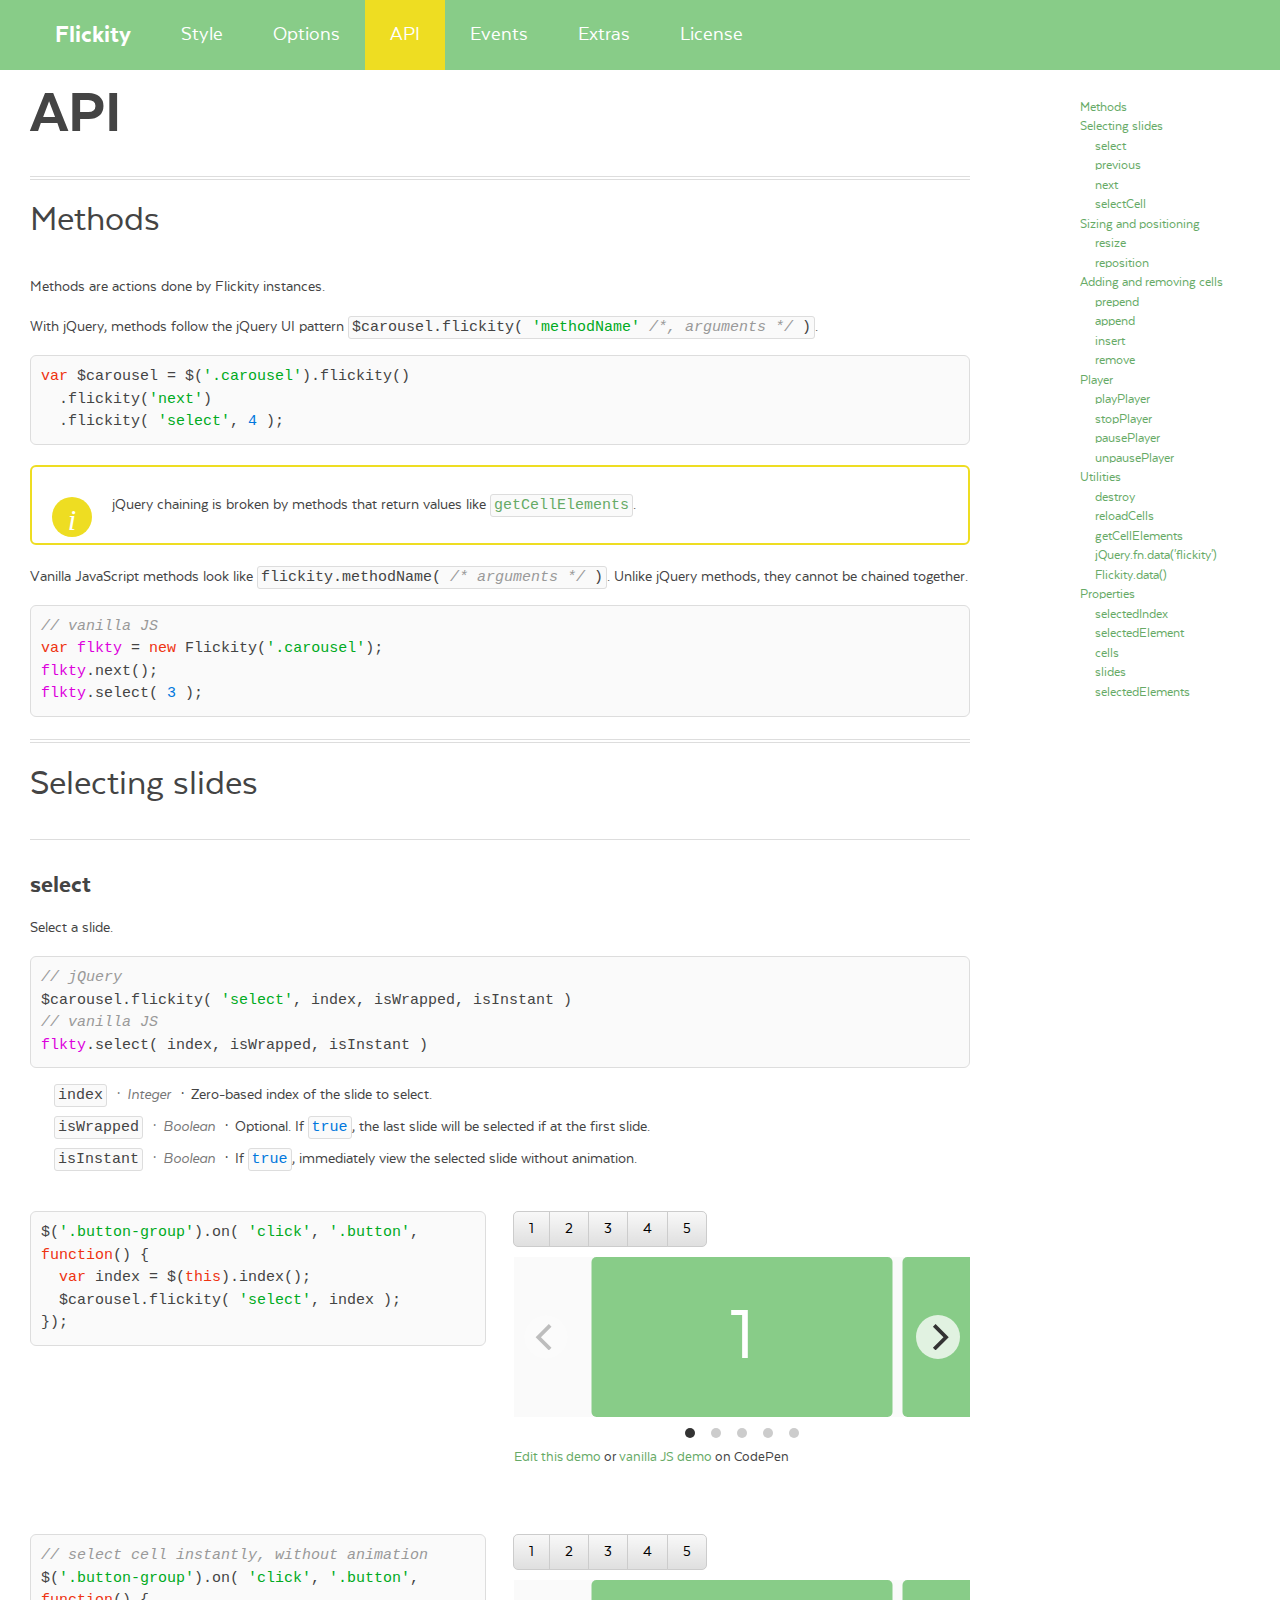
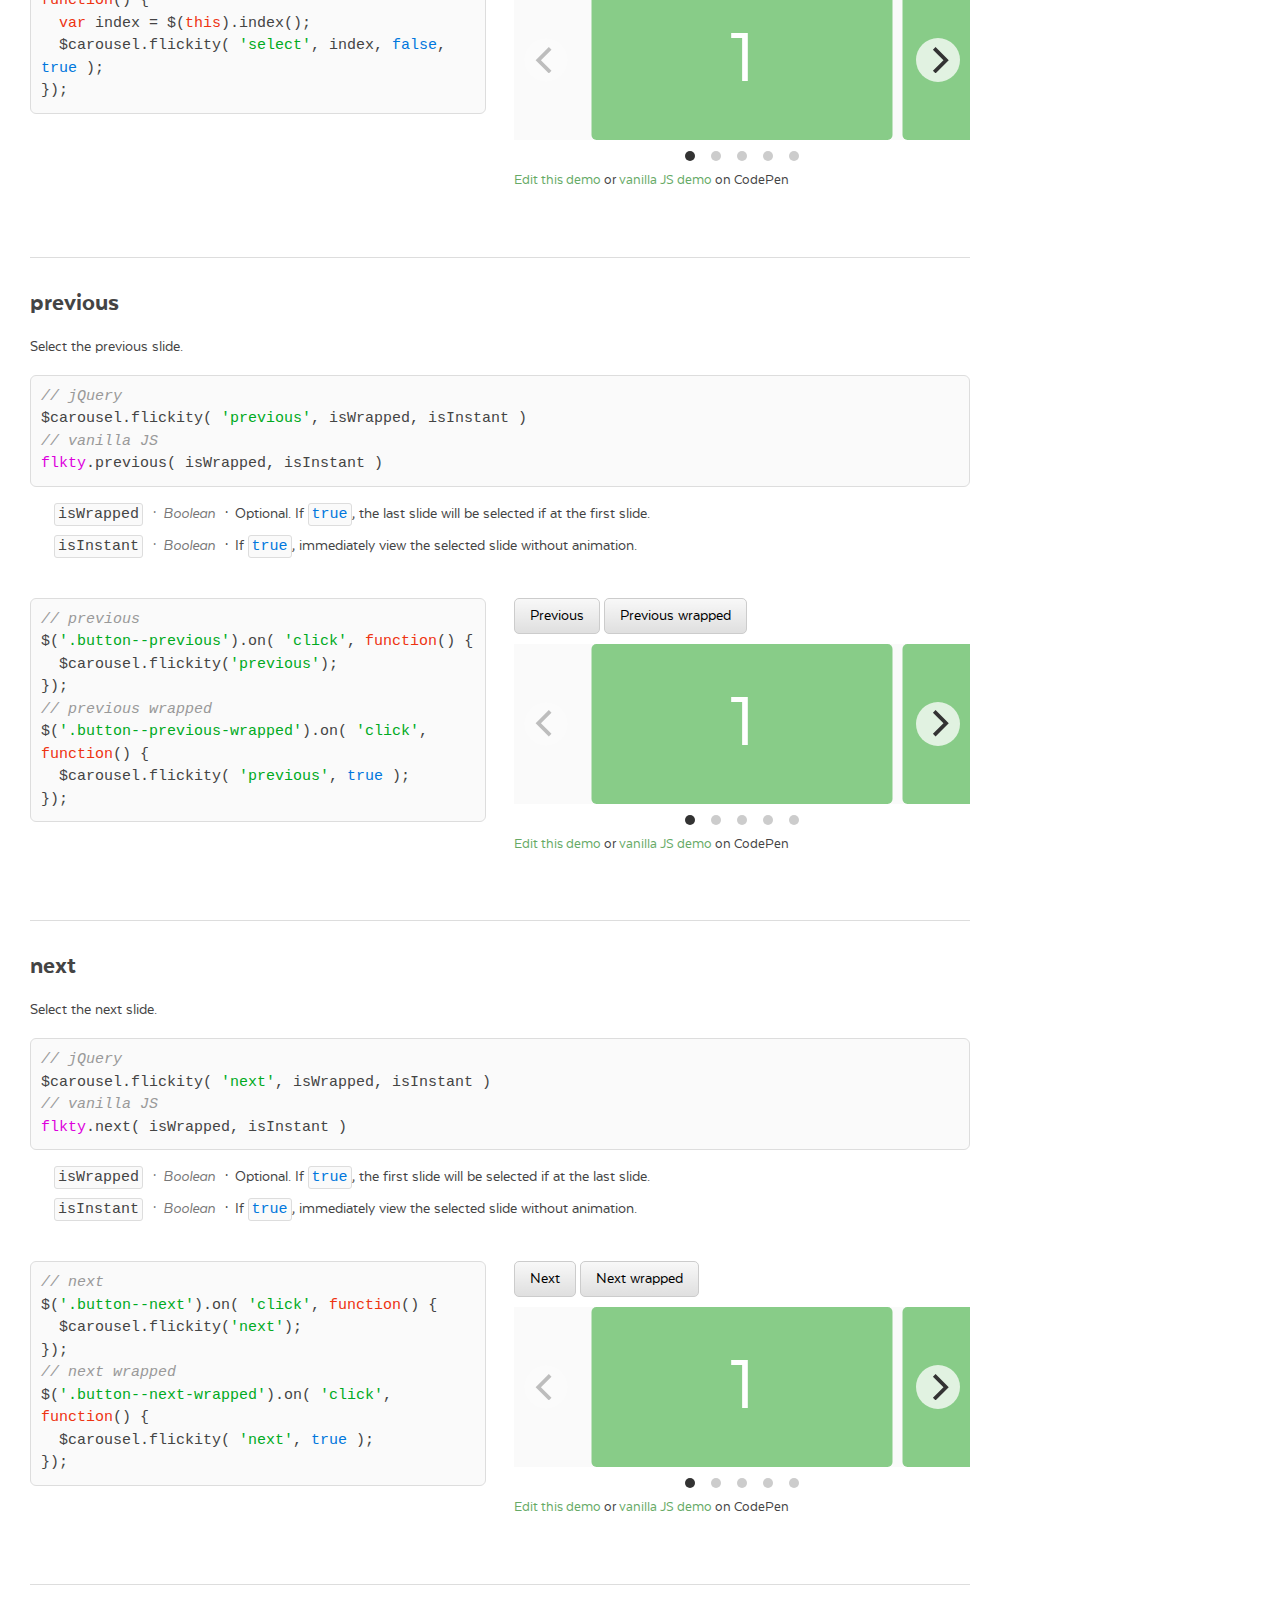
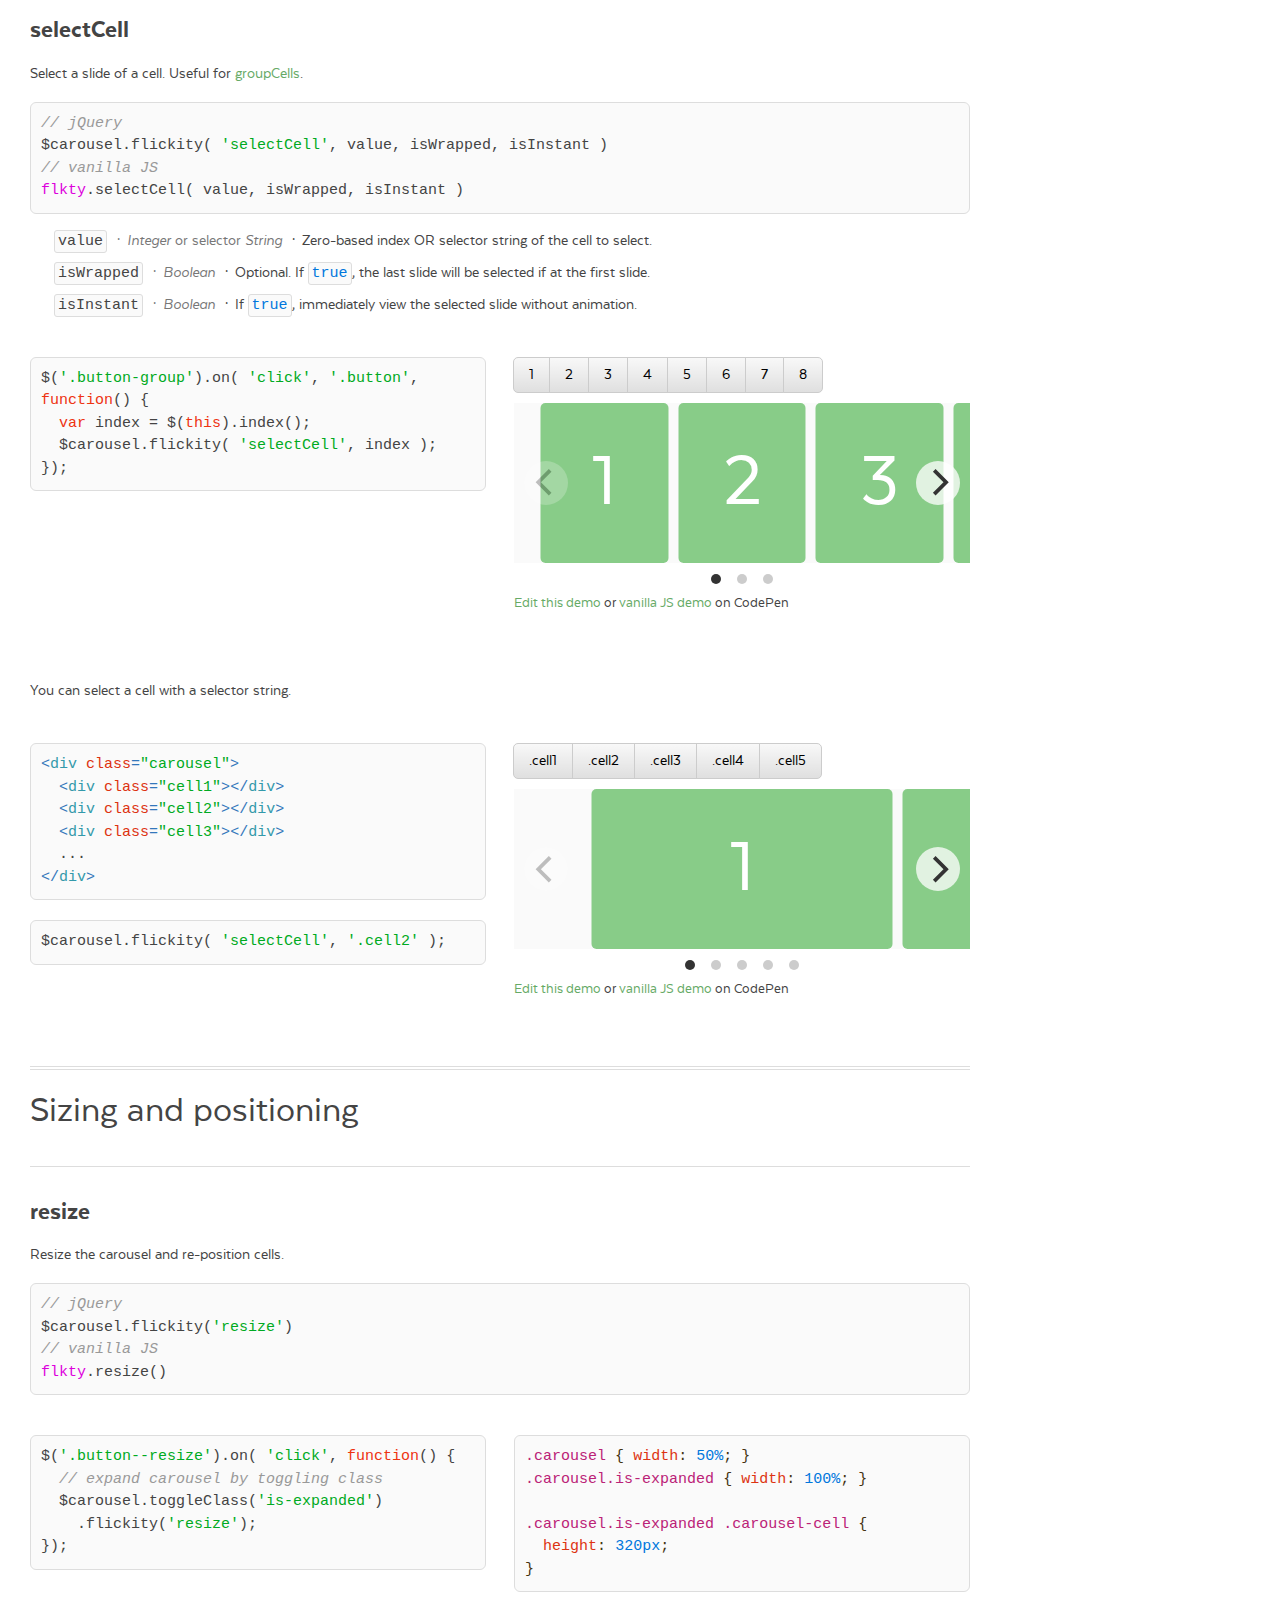
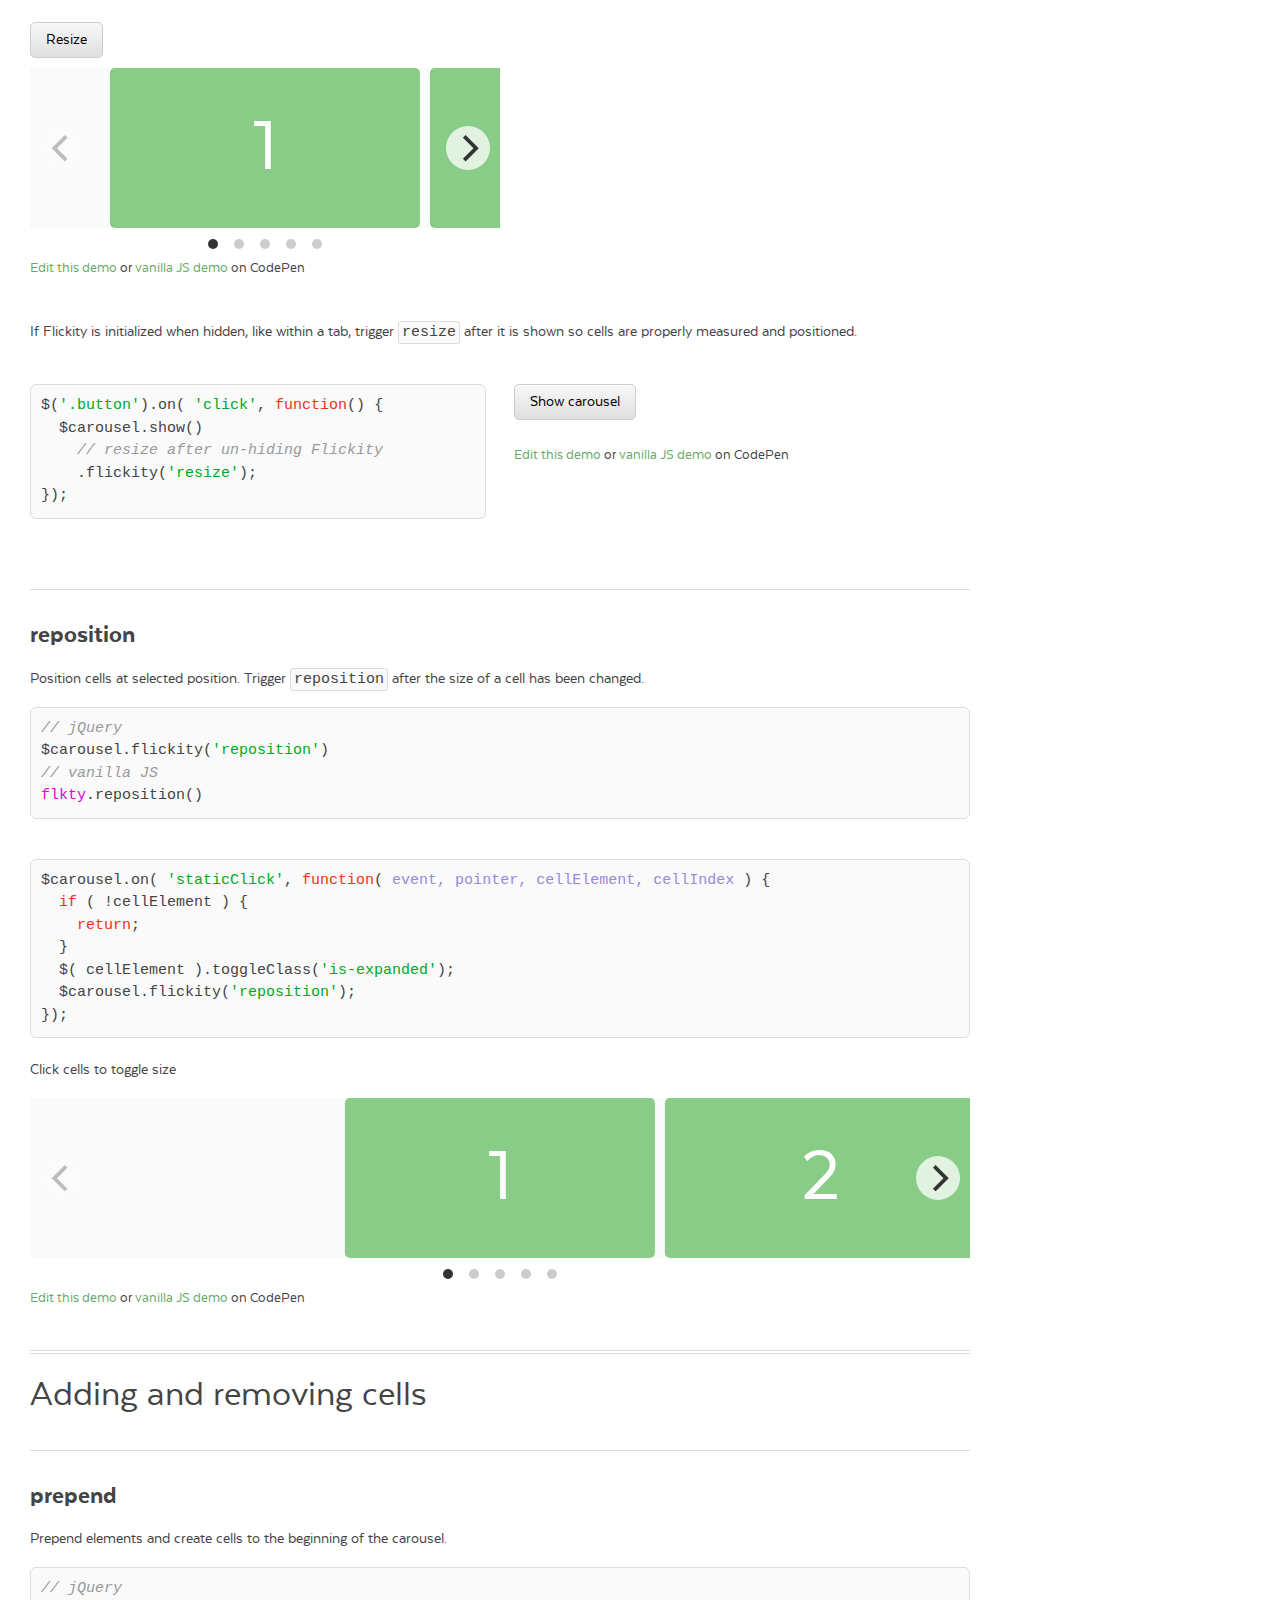
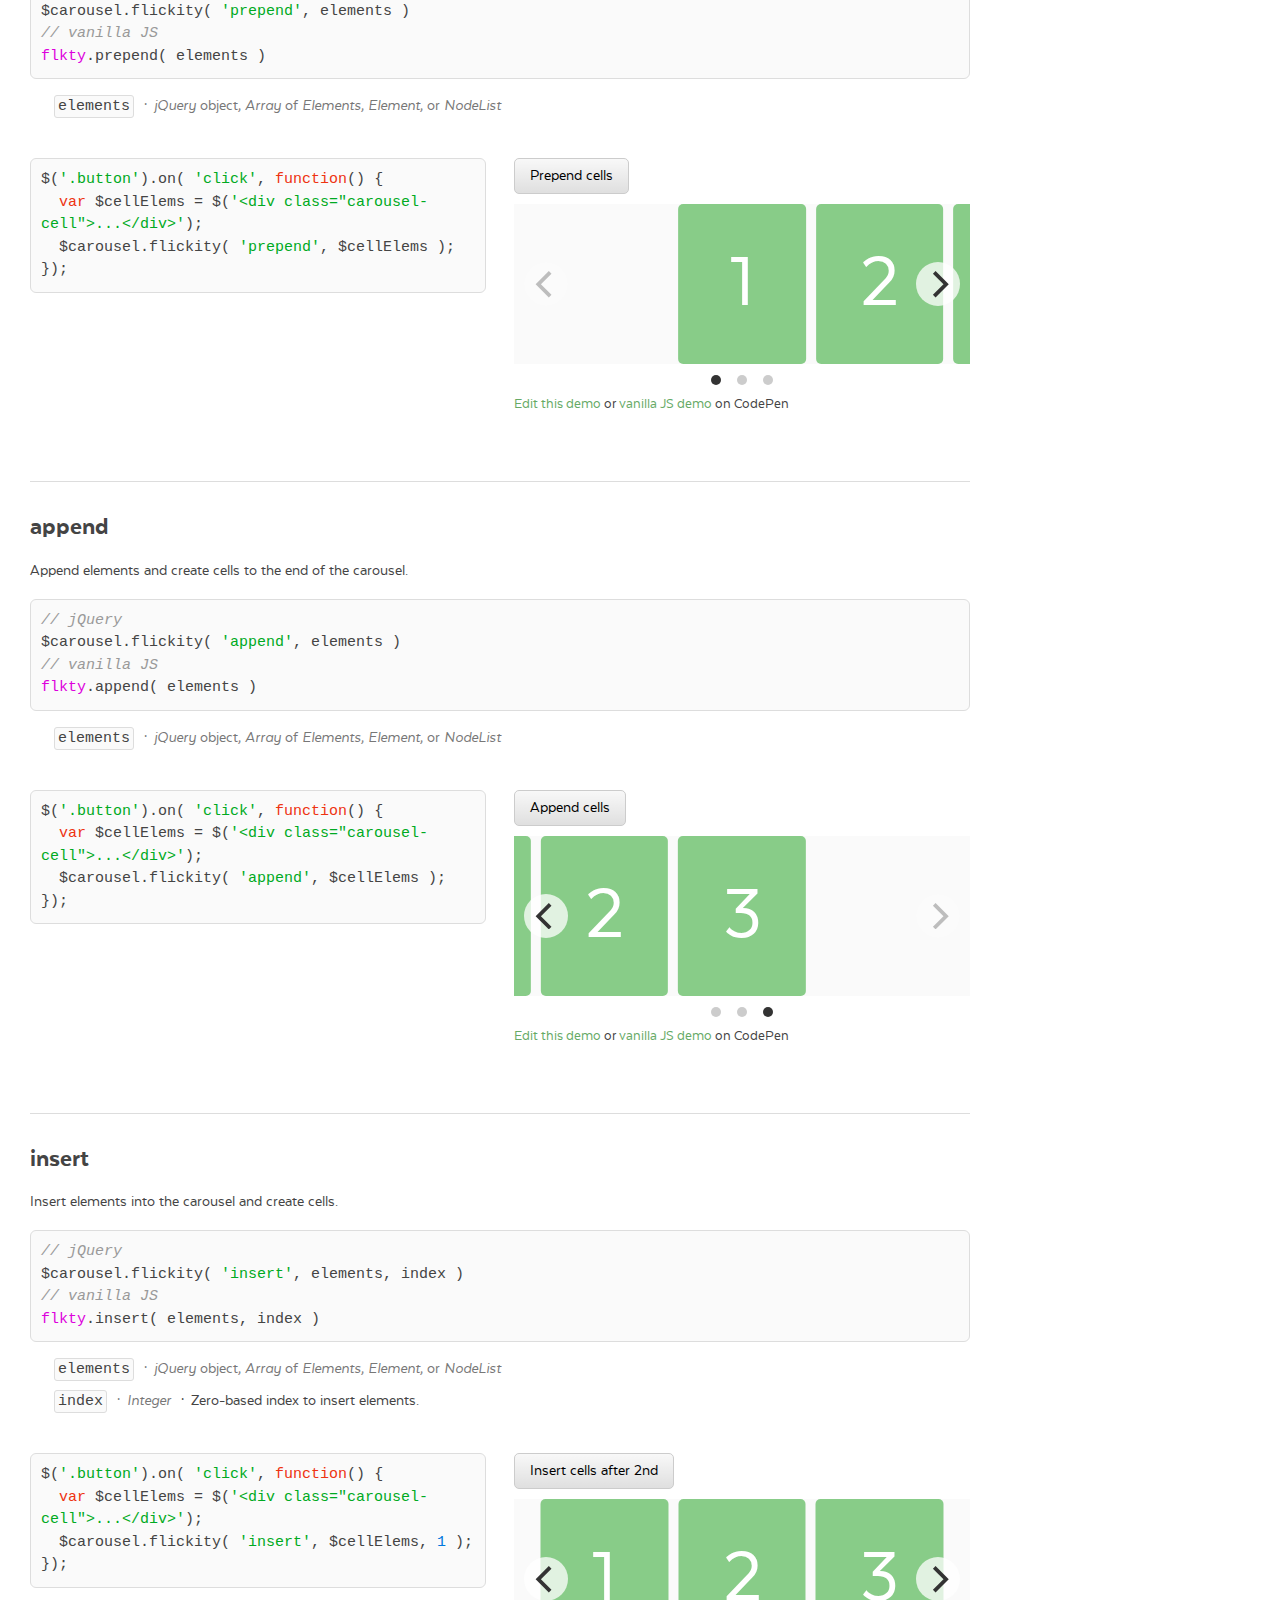
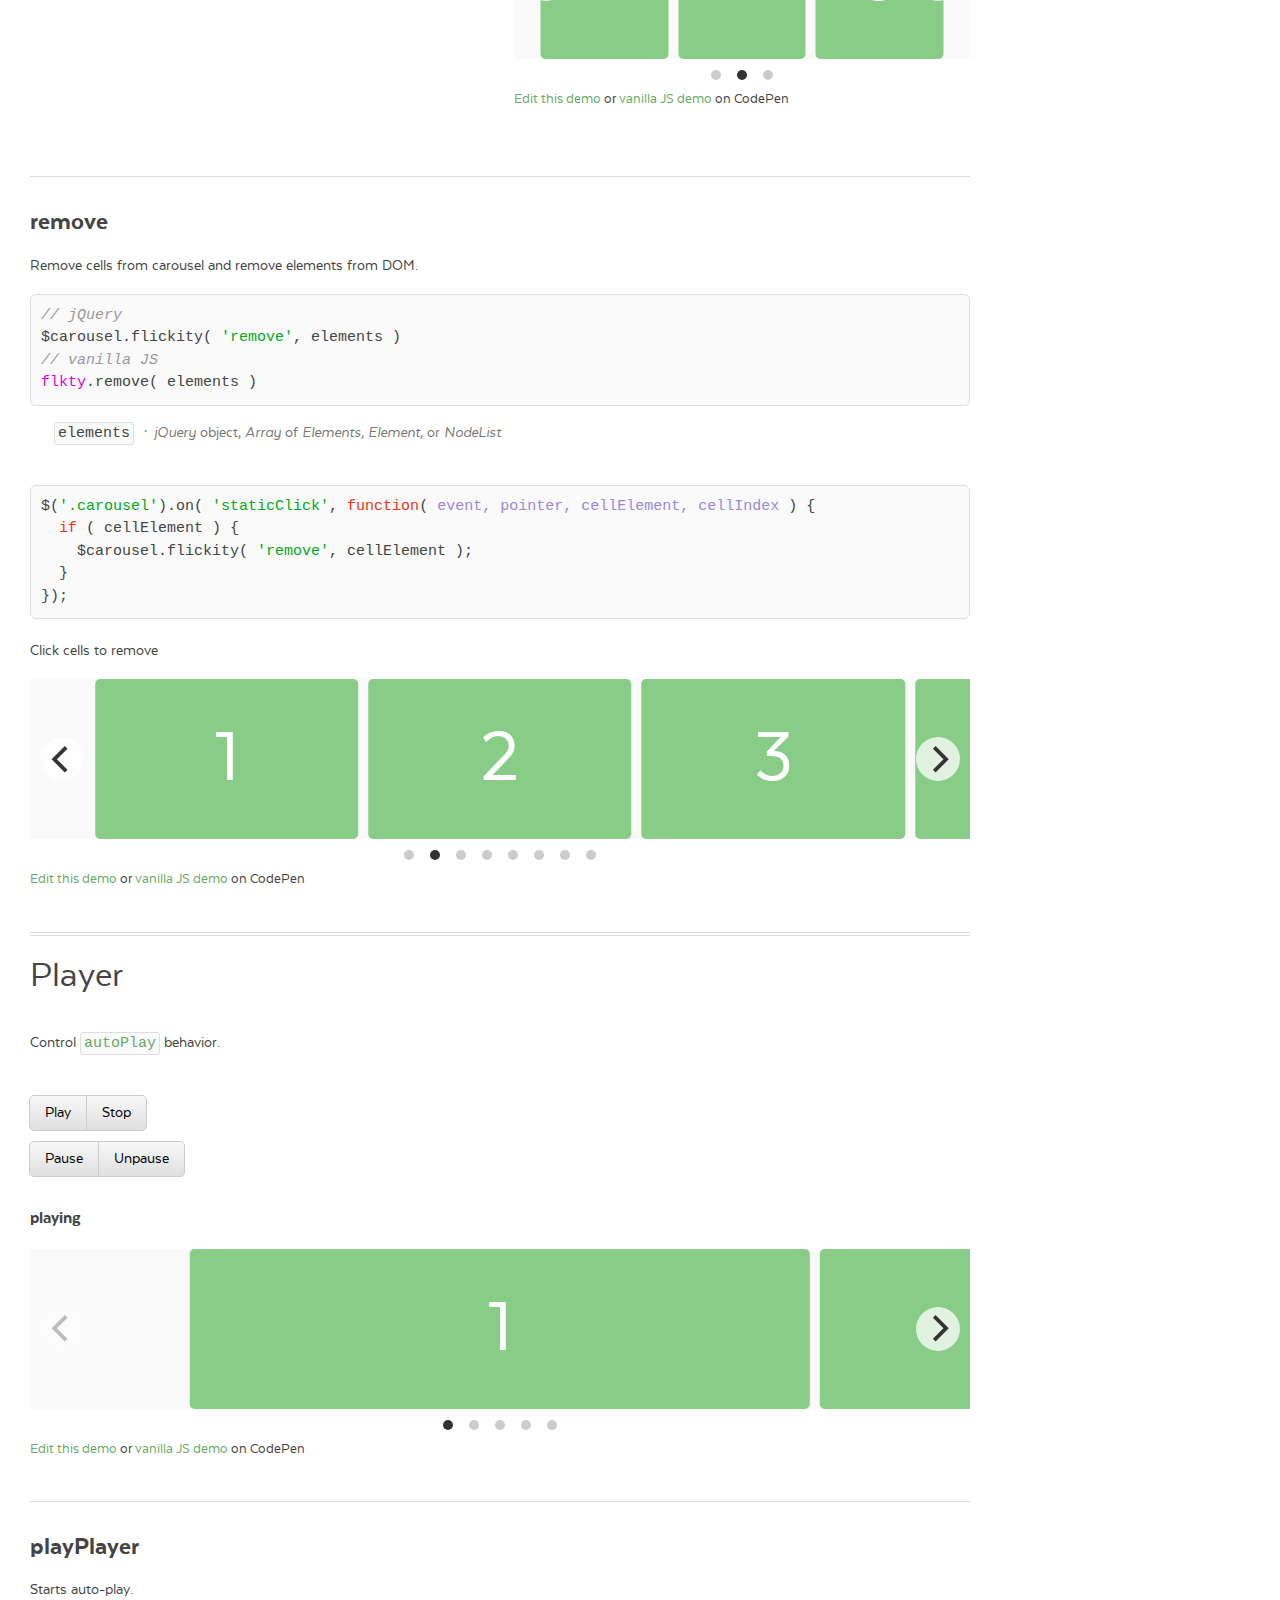
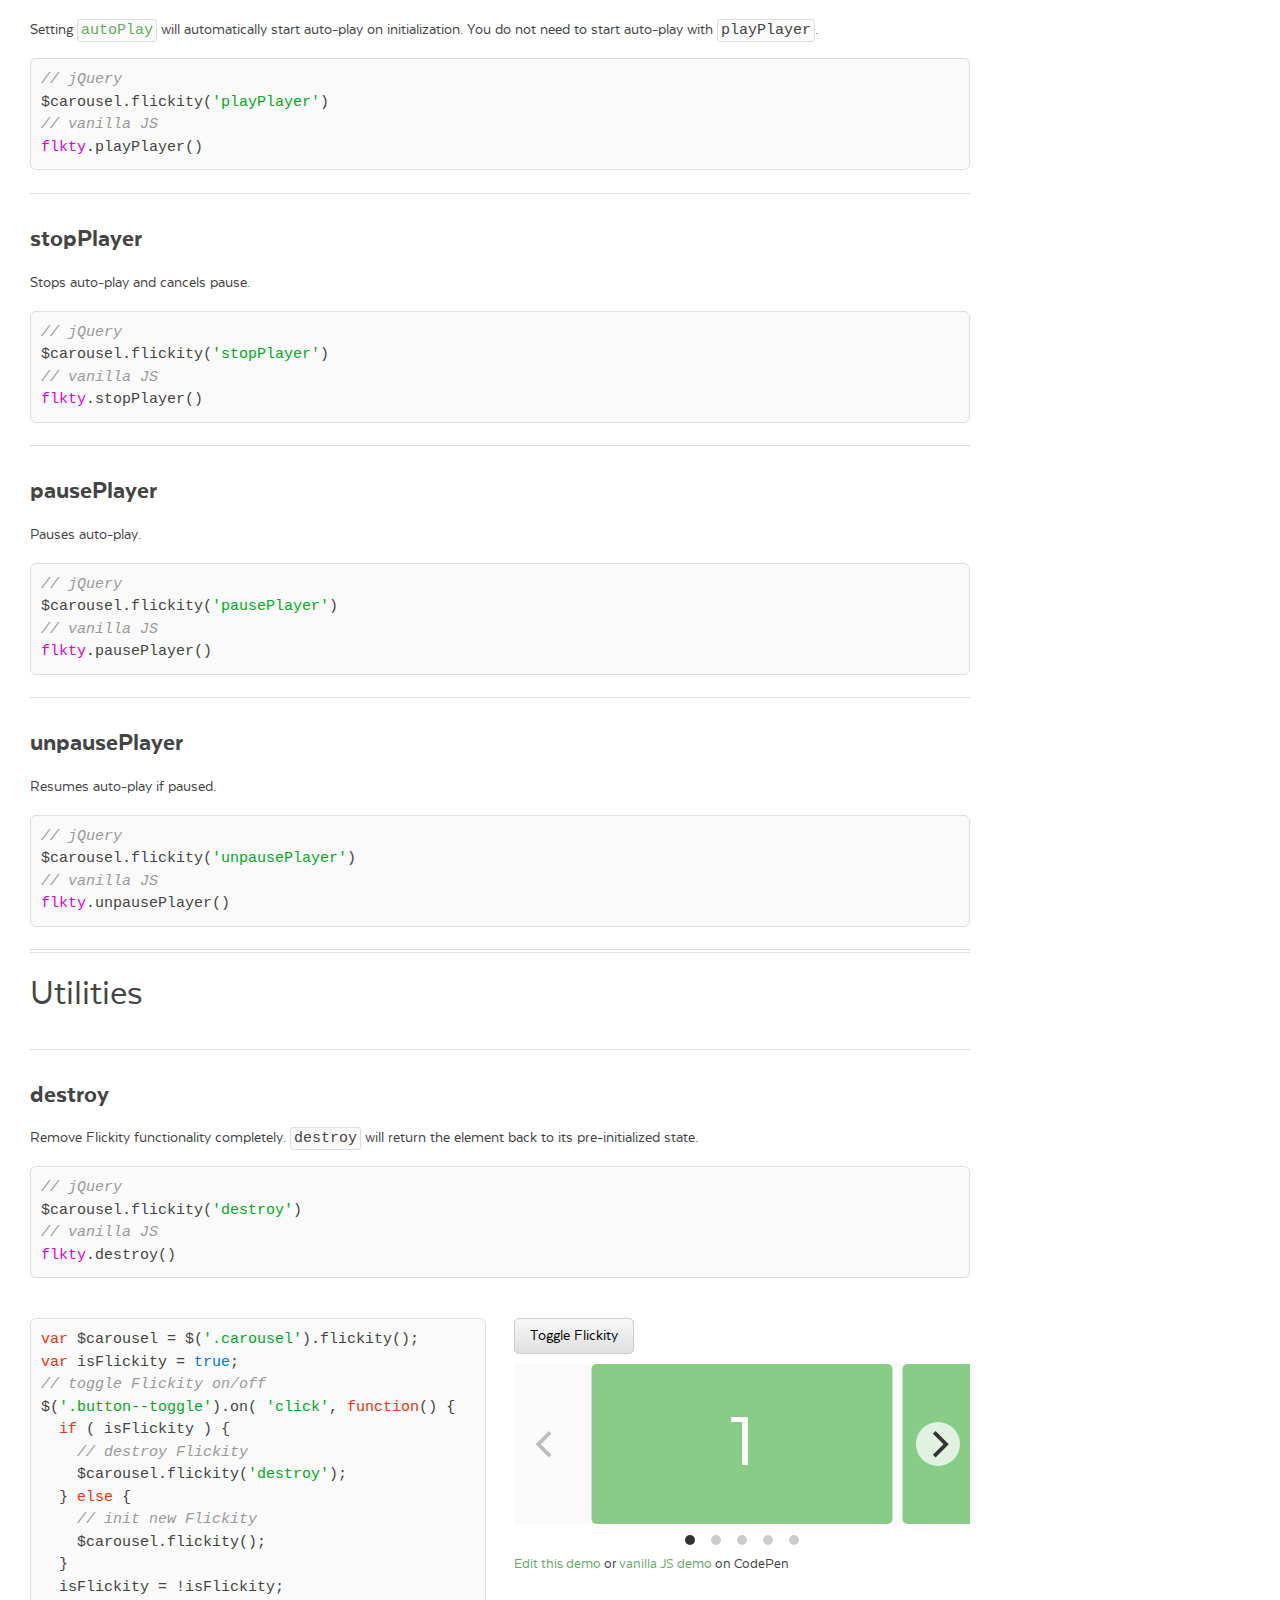
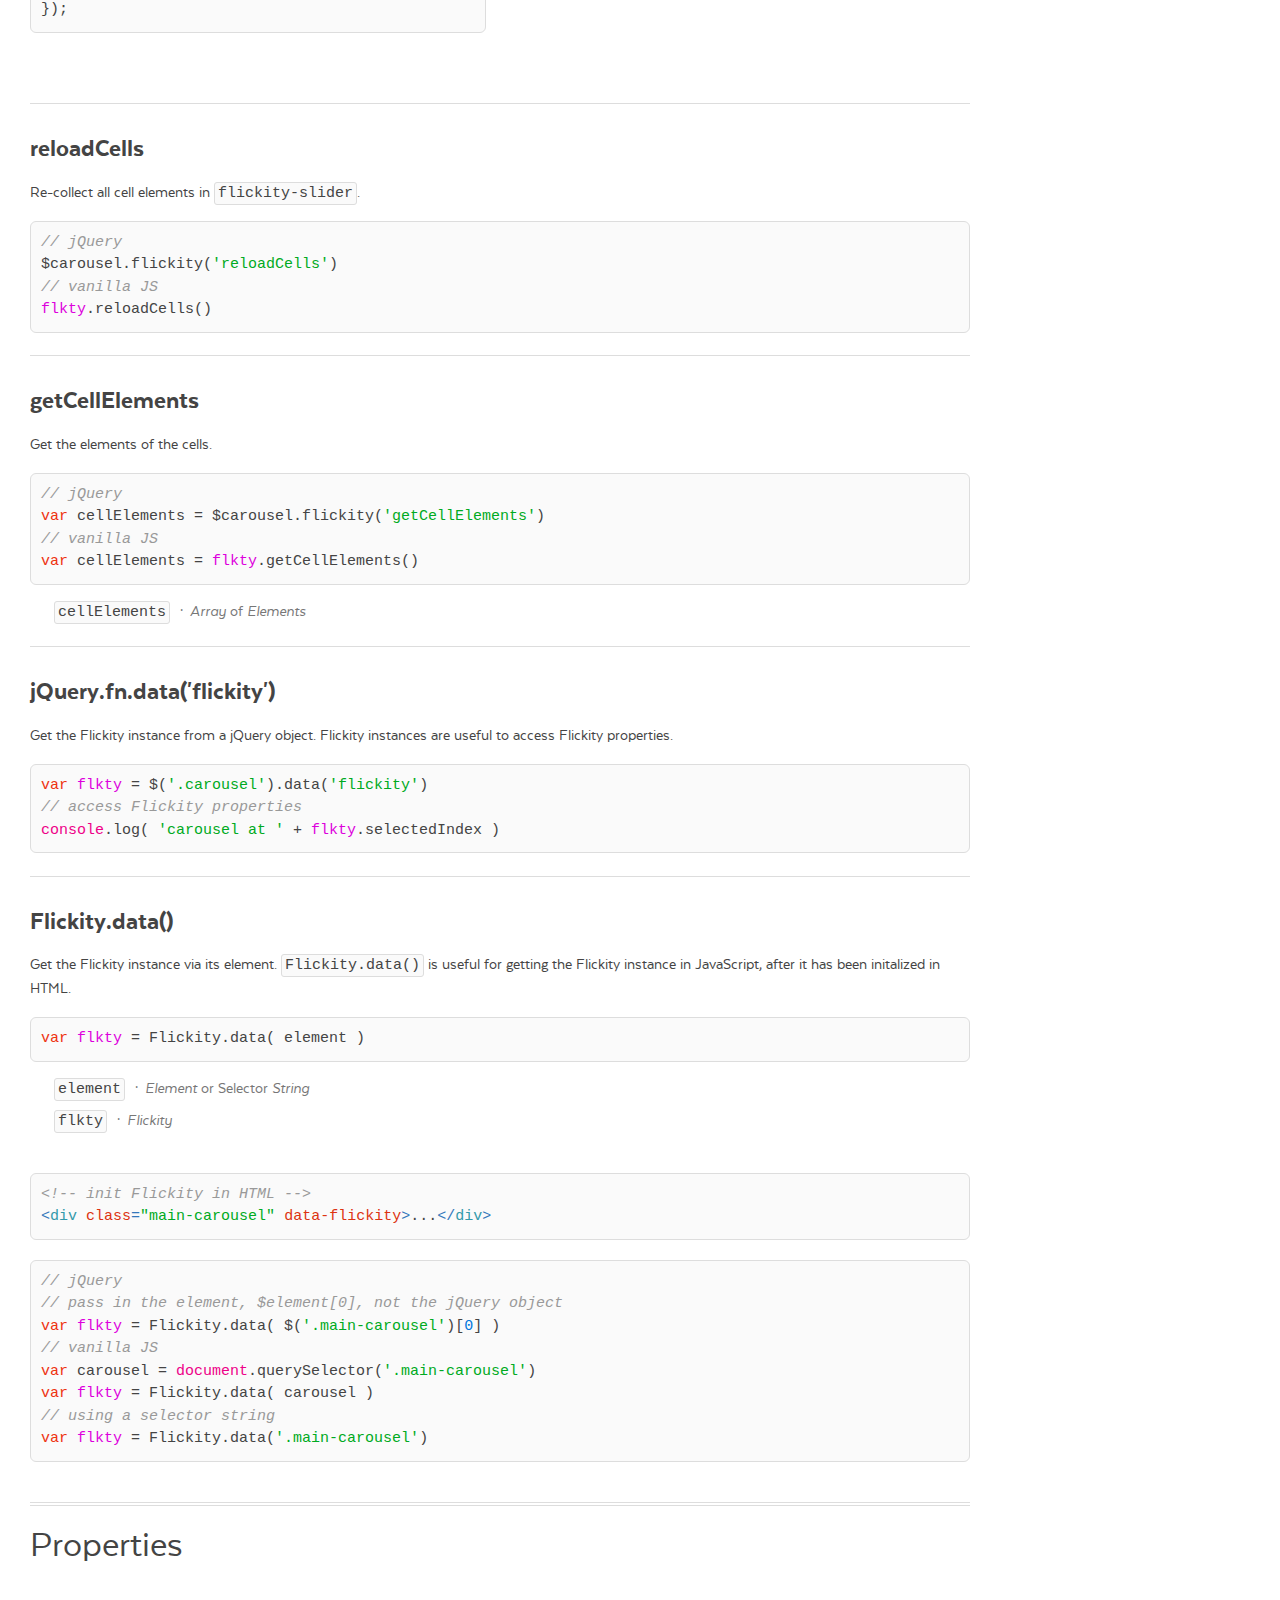
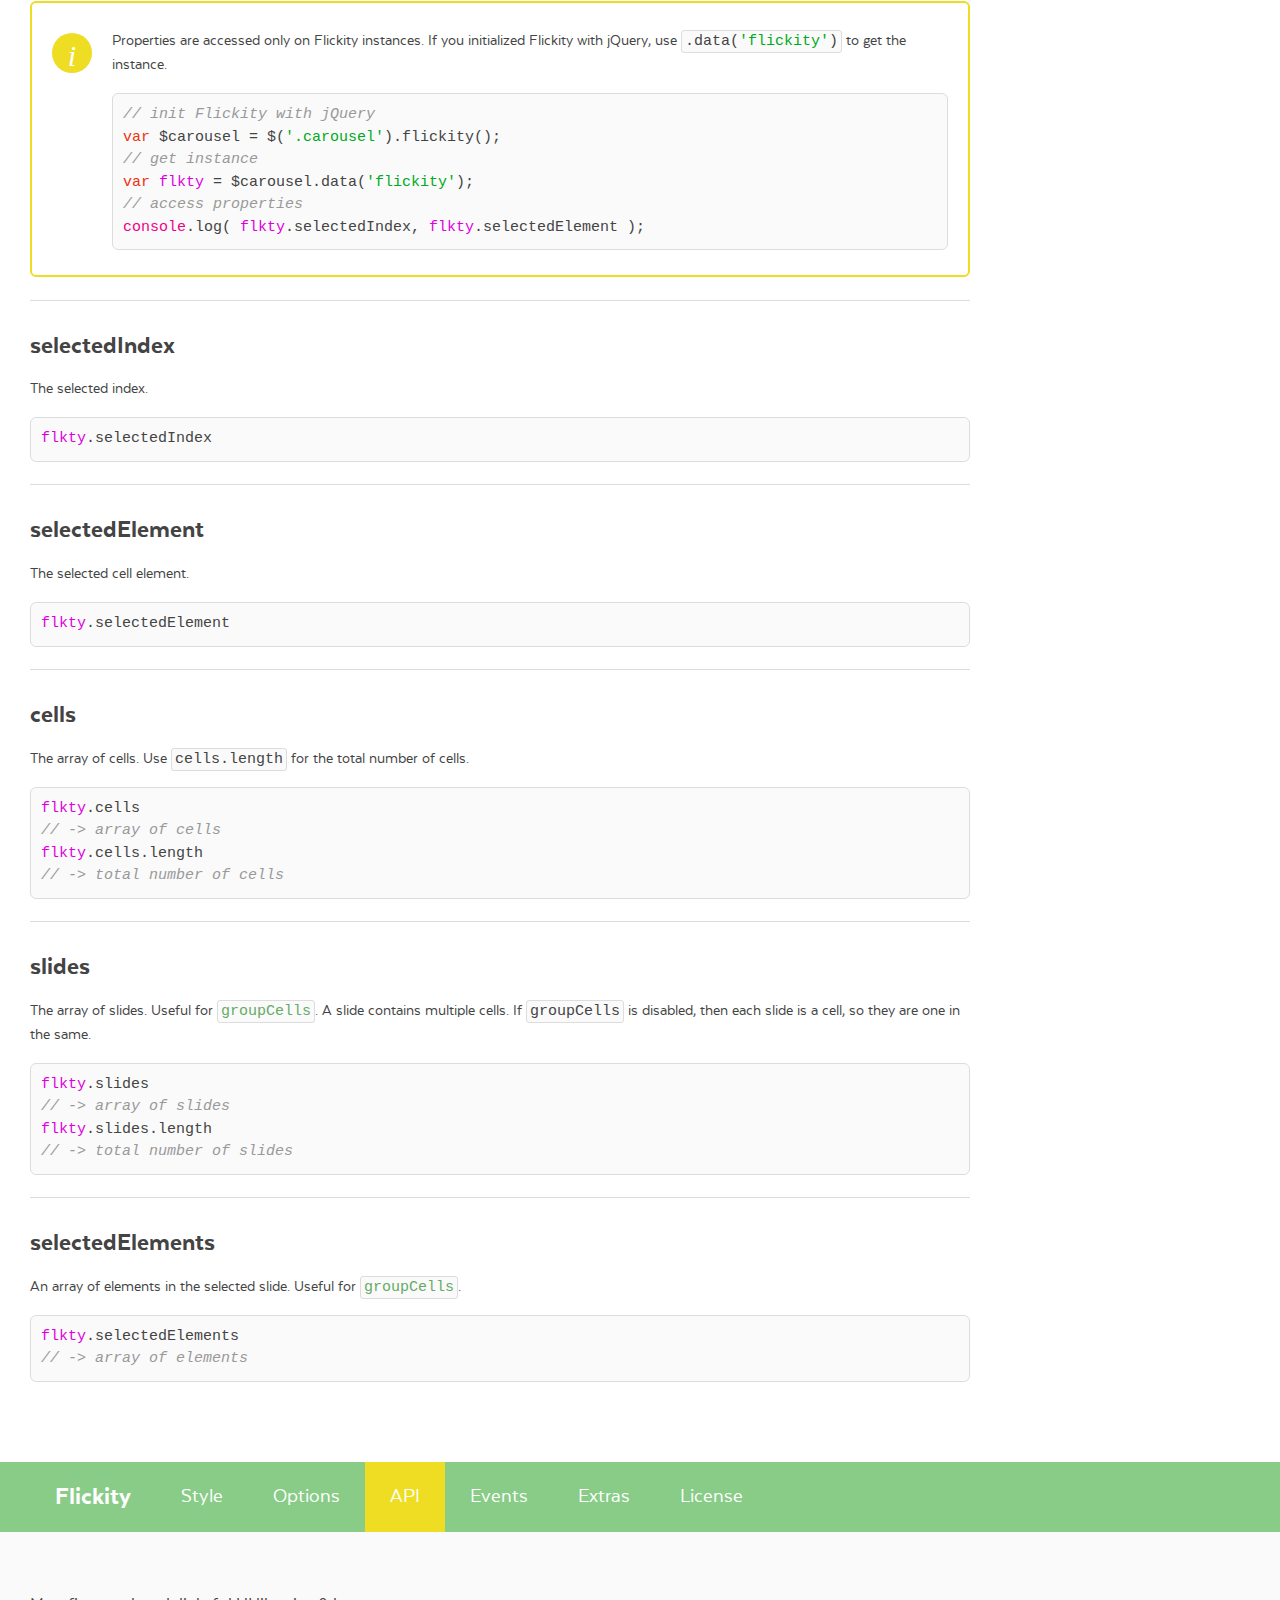
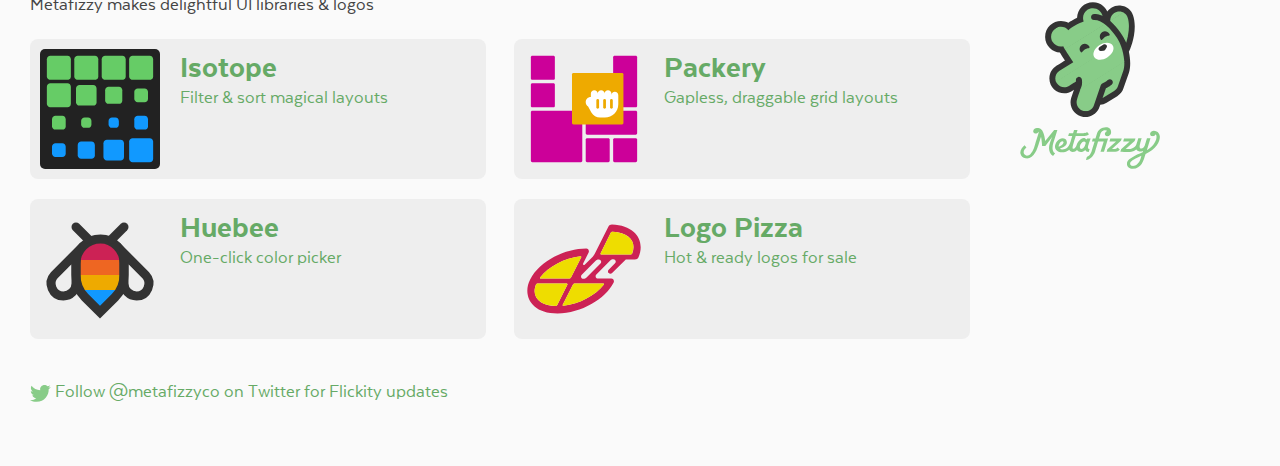
<file: jqueryplugins/plugins/flickity/flickity-docs/api.html>
<!doctype html>
<html lang="en" class="export">
<head>
  <meta charset="utf-8">
  <meta name="description" content="Touch, responsive, flickable carousels">
  <meta name="viewport" content="width=device-width">

  <title>Flickity &#xB7; API</title>

    <link rel="stylesheet" href="css/flickity-docs.css" media="screen">

</head>
<body class="page--api">

<nav class="site-nav">
  <div class="container">
    <ul class="site-nav__list">
      <li class="site-nav__item site-nav__item--homepage"><a href=".">Flickity</a></li>
      <li class="site-nav__item site-nav__item--style"><a href="style.html">Style</a></li>
      <li class="site-nav__item site-nav__item--options"><a href="options.html">Options</a></li>
      <li class="site-nav__item site-nav__item--api"><a href="api.html">API</a></li>
      <li class="site-nav__item site-nav__item--events"><a href="events.html">Events</a></li>
      <li class="site-nav__item site-nav__item--extras"><a href="extras.html">Extras</a></li>
      <li class="site-nav__item site-nav__item--license"><a href="license.html">License</a></li>
    </ul>
  </div>
</nav>


<div class="main">
  <div class="container">
      <h1 class="page-title">API</h1>


    <ul class="page-nav" data-js="page-nav">
<li class="page-nav__item page-nav__item--h2"><a href="#methods">Methods</a></li>
<li class="page-nav__item page-nav__item--h2"><a href="#selecting-slides">Selecting slides</a></li>
<li class="page-nav__item page-nav__item--h3"><a href="#select">select</a></li>
<li class="page-nav__item page-nav__item--h3"><a href="#previous">previous</a></li>
<li class="page-nav__item page-nav__item--h3"><a href="#next">next</a></li>
<li class="page-nav__item page-nav__item--h3"><a href="#selectcell">selectCell</a></li>
<li class="page-nav__item page-nav__item--h2"><a href="#sizing-and-positioning">Sizing and positioning</a></li>
<li class="page-nav__item page-nav__item--h3"><a href="#resize">resize</a></li>
<li class="page-nav__item page-nav__item--h3"><a href="#reposition">reposition</a></li>
<li class="page-nav__item page-nav__item--h2"><a href="#adding-and-removing-cells">Adding and removing cells</a></li>
<li class="page-nav__item page-nav__item--h3"><a href="#prepend">prepend</a></li>
<li class="page-nav__item page-nav__item--h3"><a href="#append">append</a></li>
<li class="page-nav__item page-nav__item--h3"><a href="#insert">insert</a></li>
<li class="page-nav__item page-nav__item--h3"><a href="#remove">remove</a></li>
<li class="page-nav__item page-nav__item--h2"><a href="#player">Player</a></li>
<li class="page-nav__item page-nav__item--h3"><a href="#playplayer">playPlayer</a></li>
<li class="page-nav__item page-nav__item--h3"><a href="#stopplayer">stopPlayer</a></li>
<li class="page-nav__item page-nav__item--h3"><a href="#pauseplayer">pausePlayer</a></li>
<li class="page-nav__item page-nav__item--h3"><a href="#unpauseplayer">unpausePlayer</a></li>
<li class="page-nav__item page-nav__item--h2"><a href="#utilities">Utilities</a></li>
<li class="page-nav__item page-nav__item--h3"><a href="#destroy">destroy</a></li>
<li class="page-nav__item page-nav__item--h3"><a href="#reloadcells">reloadCells</a></li>
<li class="page-nav__item page-nav__item--h3"><a href="#getcellelements">getCellElements</a></li>
<li class="page-nav__item page-nav__item--h3"><a href="#jquery-fn-data-flickity">jQuery.fn.data(&apos;flickity&apos;)</a></li>
<li class="page-nav__item page-nav__item--h3"><a href="#flickity-data">Flickity.data()</a></li>
<li class="page-nav__item page-nav__item--h2"><a href="#properties">Properties</a></li>
<li class="page-nav__item page-nav__item--h3"><a href="#selectedindex">selectedIndex</a></li>
<li class="page-nav__item page-nav__item--h3"><a href="#selectedelement">selectedElement</a></li>
<li class="page-nav__item page-nav__item--h3"><a href="#cells">cells</a></li>
<li class="page-nav__item page-nav__item--h3"><a href="#slides">slides</a></li>
<li class="page-nav__item page-nav__item--h3"><a href="#selectedelements">selectedElements</a></li>
</ul>


<h2 id="methods">Methods</h2>

<p>Methods are actions done by Flickity instances.</p>

<p>With jQuery, methods follow the jQuery UI pattern
  <code>$carousel.flickity( <span class="string">&apos;methodName&apos;</span> <span class="comment">/*, arguments */</span> )</code>.</p>

<pre><code class="js"><span class="keyword">var</span> $carousel = $(<span class="string">&apos;.carousel&apos;</span>).flickity()
  .flickity(<span class="string">&apos;next&apos;</span>)
  .flickity( <span class="string">&apos;select&apos;</span>, <span class="number">4</span> );
</code></pre>

<div class="call-out">
  <p>jQuery chaining is broken by methods that return values like <a href="#getcellelements"><code>getCellElements</code></a>.</p>
</div>

<p>Vanilla JavaScript methods look like
  <code>flickity.methodName( <span class="comment">/* arguments */</span> )</code>. Unlike jQuery methods, they cannot be chained together.</p>

<pre><code class="js"><span class="comment">// vanilla JS</span>
<span class="keyword">var</span> <span class="flickity_var">flkty</span> = <span class="keyword">new</span> <span class="flickity_keyword">Flickity</span>(<span class="string">&apos;.carousel&apos;</span>);
<span class="flickity_var">flkty</span>.next();
<span class="flickity_var">flkty</span>.select( <span class="number">3</span> );
</code></pre>

<h2 id="selecting-slides">Selecting slides</h2>

<h3 id="select">select</h3>

<p>Select a slide.</p>

<pre><code class="js"><span class="comment">// jQuery</span>
$carousel.flickity( <span class="string">&apos;select&apos;</span>, index, isWrapped, isInstant )
<span class="comment">// vanilla JS</span>
<span class="flickity_var">flkty</span>.select( index, isWrapped, isInstant )
</code></pre>

<p class="argument">
  <code class="argument__code">index</code>
  <span class="argument__type"><i>Integer</i></span>
  <span class="argument__description">Zero-based index of the slide to select.</span>
</p>
<p class="argument">
  <code class="argument__code">isWrapped</code>
  <span class="argument__type"><i>Boolean</i></span>
  <span class="argument__description">Optional. If <code><span class="literal">true</span></code>, the last slide will be selected if at the first slide.</span>
</p>
<p class="argument">
  <code class="argument__code">isInstant</code>
  <span class="argument__type"><i>Boolean</i></span>
  <span class="argument__description">If <code><span class="literal">true</span></code>, immediately view the selected slide without animation.</span>
</p>

<div class="example duo">
  <div class="example__code duo__cell">
<pre><code class="js">$(<span class="string">&apos;.button-group&apos;</span>).on( <span class="string">&apos;click&apos;</span>, <span class="string">&apos;.button&apos;</span>, <span class="function"><span class="keyword">function</span>(<span class="params"></span>) </span>{
  <span class="keyword">var</span> index = $(<span class="keyword">this</span>).index();
  $carousel.flickity( <span class="string">&apos;select&apos;</span>, index );
});
</code></pre>
  </div>
  <div class="example__demo duo__cell" data-js="select">
    <div class="button-row button-group">
      <button class="button">1</button>
      <button class="button">2</button>
      <button class="button">3</button>
      <button class="button">4</button>
      <button class="button">5</button>
    </div>
    <div class="carousel">
      <div class="carousel-cell"></div>
      <div class="carousel-cell"></div>
      <div class="carousel-cell"></div>
      <div class="carousel-cell"></div>
      <div class="carousel-cell"></div>
    </div>
    <p class="edit-demo">
        <a href="http://codepen.io/desandro/pen/yyvYeN">Edit this demo</a>
        or <a href="http://codepen.io/desandro/pen/ByYoKM">vanilla JS demo</a> on CodePen
    </p>
  </div>
</div>

<div class="example duo">
  <div class="example__code duo__cell">
<pre><code class="js"><span class="comment">// select cell instantly, without animation</span>
$(<span class="string">&apos;.button-group&apos;</span>).on( <span class="string">&apos;click&apos;</span>, <span class="string">&apos;.button&apos;</span>, <span class="function"><span class="keyword">function</span>(<span class="params"></span>) </span>{
  <span class="keyword">var</span> index = $(<span class="keyword">this</span>).index();
  $carousel.flickity( <span class="string">&apos;select&apos;</span>, index, <span class="literal">false</span>, <span class="literal">true</span> );
});
</code></pre>
  </div>
  <div class="example__demo duo__cell" data-js="select-instant">
    <div class="button-row button-group">
      <button class="button">1</button>
      <button class="button">2</button>
      <button class="button">3</button>
      <button class="button">4</button>
      <button class="button">5</button>
    </div>
    <div class="carousel">
      <div class="carousel-cell"></div>
      <div class="carousel-cell"></div>
      <div class="carousel-cell"></div>
      <div class="carousel-cell"></div>
      <div class="carousel-cell"></div>
    </div>
    <p class="edit-demo">
        <a href="http://codepen.io/desandro/pen/pggQeL">Edit this demo</a>
        or <a href="http://codepen.io/desandro/pen/OMMamp">vanilla JS demo</a> on CodePen
    </p>
  </div>
</div>


<h3 id="previous">previous</h3>

<p>Select the previous slide.</p>

<pre><code class="js"><span class="comment">// jQuery</span>
$carousel.flickity( <span class="string">&apos;previous&apos;</span>, isWrapped, isInstant )
<span class="comment">// vanilla JS</span>
<span class="flickity_var">flkty</span>.previous( isWrapped, isInstant )
</code></pre>

<p class="argument">
  <code class="argument__code">isWrapped</code>
  <span class="argument__type"><i>Boolean</i></span>
  <span class="argument__description">Optional. If <code><span class="literal">true</span></code>, the last slide will be selected if at the first slide.</span>
</p>
<p class="argument">
  <code class="argument__code">isInstant</code>
  <span class="argument__type"><i>Boolean</i></span>
  <span class="argument__description">If <code><span class="literal">true</span></code>, immediately view the selected slide without animation.</span>
</p>

<div class="example duo">
  <div class="example__code duo__cell">
<pre><code class="js"><span class="comment">// previous</span>
$(<span class="string">&apos;.button--previous&apos;</span>).on( <span class="string">&apos;click&apos;</span>, <span class="function"><span class="keyword">function</span>(<span class="params"></span>) </span>{
  $carousel.flickity(<span class="string">&apos;previous&apos;</span>);
});
<span class="comment">// previous wrapped</span>
$(<span class="string">&apos;.button--previous-wrapped&apos;</span>).on( <span class="string">&apos;click&apos;</span>, <span class="function"><span class="keyword">function</span>(<span class="params"></span>) </span>{
  $carousel.flickity( <span class="string">&apos;previous&apos;</span>, <span class="literal">true</span> );
});
</code></pre>
  </div>
  <div class="example__demo duo__cell" data-js="previous">
    <div class="button-row">
      <button class="button button--previous">Previous</button>
      <button class="button button--previous-wrapped">Previous wrapped</button>
    </div>
    <div class="carousel">
      <div class="carousel-cell"></div>
      <div class="carousel-cell"></div>
      <div class="carousel-cell"></div>
      <div class="carousel-cell"></div>
      <div class="carousel-cell"></div>
    </div>
    <p class="edit-demo">
        <a href="http://codepen.io/desandro/pen/emVpdz">Edit this demo</a>
        or <a href="http://codepen.io/desandro/pen/PwQPGX">vanilla JS demo</a> on CodePen
    </p>
  </div>
</div>


<h3 id="next">next</h3>

<p>Select the next slide.</p>

<pre><code class="js"><span class="comment">// jQuery</span>
$carousel.flickity( <span class="string">&apos;next&apos;</span>, isWrapped, isInstant )
<span class="comment">// vanilla JS</span>
<span class="flickity_var">flkty</span>.next( isWrapped, isInstant )
</code></pre>

<p class="argument">
  <code class="argument__code">isWrapped</code>
  <span class="argument__type"><i>Boolean</i></span>
  <span class="argument__description">Optional. If <code><span class="literal">true</span></code>, the first slide will be selected if at the last slide.</span>
</p>
<p class="argument">
  <code class="argument__code">isInstant</code>
  <span class="argument__type"><i>Boolean</i></span>
  <span class="argument__description">If <code><span class="literal">true</span></code>, immediately view the selected slide without animation.</span>
</p>

<div class="example duo">
  <div class="example__code duo__cell">
<pre><code class="js"><span class="comment">// next</span>
$(<span class="string">&apos;.button--next&apos;</span>).on( <span class="string">&apos;click&apos;</span>, <span class="function"><span class="keyword">function</span>(<span class="params"></span>) </span>{
  $carousel.flickity(<span class="string">&apos;next&apos;</span>);
});
<span class="comment">// next wrapped</span>
$(<span class="string">&apos;.button--next-wrapped&apos;</span>).on( <span class="string">&apos;click&apos;</span>, <span class="function"><span class="keyword">function</span>(<span class="params"></span>) </span>{
  $carousel.flickity( <span class="string">&apos;next&apos;</span>, <span class="literal">true</span> );
});
</code></pre>
  </div>
  <div class="example__demo duo__cell" data-js="next">
    <div class="button-row">
      <button class="button button--next">Next</button>
      <button class="button button--next-wrapped">Next wrapped</button>
    </div>
    <div class="carousel">
      <div class="carousel-cell"></div>
      <div class="carousel-cell"></div>
      <div class="carousel-cell"></div>
      <div class="carousel-cell"></div>
      <div class="carousel-cell"></div>
    </div>
    <p class="edit-demo">
        <a href="http://codepen.io/desandro/pen/JopYby">Edit this demo</a>
        or <a href="http://codepen.io/desandro/pen/gbvaLQ">vanilla JS demo</a> on CodePen
    </p>
  </div>
</div>


<h3 id="selectcell">selectCell</h3>

<p>Select a slide of a cell. Useful for <a href="options.html#groupcells">groupCells</a>.</p>

<pre><code class="js"><span class="comment">// jQuery</span>
$carousel.flickity( <span class="string">&apos;selectCell&apos;</span>, value, isWrapped, isInstant )
<span class="comment">// vanilla JS</span>
<span class="flickity_var">flkty</span>.selectCell( value, isWrapped, isInstant )
</code></pre>

<p class="argument">
  <code class="argument__code">value</code>
  <span class="argument__type"><i>Integer</i> or selector <i>String</i></span>
  <span class="argument__description">Zero-based index OR selector string of the cell to select.</span>
</p>
<p class="argument">
  <code class="argument__code">isWrapped</code>
  <span class="argument__type"><i>Boolean</i></span>
  <span class="argument__description">Optional. If <code><span class="literal">true</span></code>, the last slide will be selected if at the first slide.</span>
</p>
<p class="argument">
  <code class="argument__code">isInstant</code>
  <span class="argument__type"><i>Boolean</i></span>
  <span class="argument__description">If <code><span class="literal">true</span></code>, immediately view the selected slide without animation.</span>
</p>

<div class="example duo">
  <div class="example__code duo__cell">
<pre><code class="js">$(<span class="string">&apos;.button-group&apos;</span>).on( <span class="string">&apos;click&apos;</span>, <span class="string">&apos;.button&apos;</span>, <span class="function"><span class="keyword">function</span>(<span class="params"></span>) </span>{
  <span class="keyword">var</span> index = $(<span class="keyword">this</span>).index();
  $carousel.flickity( <span class="string">&apos;selectCell&apos;</span>, index );
});
</code></pre>
  </div>
  <div class="example__demo duo__cell" data-js="select-cell">
    <div class="button-row button-group">
      <button class="button">1</button>
      <button class="button">2</button>
      <button class="button">3</button>
      <button class="button">4</button>
      <button class="button">5</button>
      <button class="button">6</button>
      <button class="button">7</button>
      <button class="button">8</button>
    </div>
    <div class="carousel carousel--show-several">
      <div class="carousel-cell"></div>
      <div class="carousel-cell"></div>
      <div class="carousel-cell"></div>
      <div class="carousel-cell"></div>
      <div class="carousel-cell"></div>
      <div class="carousel-cell"></div>
      <div class="carousel-cell"></div>
      <div class="carousel-cell"></div>
    </div>
    <p class="edit-demo">
        <a href="http://codepen.io/desandro/pen/KrXgyZ">Edit this demo</a>
        or <a href="http://codepen.io/desandro/pen/vKZXpK">vanilla JS demo</a> on CodePen
    </p>
  </div>
</div>

<p>You can select a cell with a selector string.</p>

<div class="example duo">
  <div class="example__code duo__cell">
<pre><code class="html"><span class="tag">&lt;<span class="title">div</span> <span class="attribute">class</span>=<span class="value">&quot;carousel&quot;</span>&gt;</span>
  <span class="tag">&lt;<span class="title">div</span> <span class="attribute">class</span>=<span class="value">&quot;cell1&quot;</span>&gt;</span><span class="tag">&lt;/<span class="title">div</span>&gt;</span>
  <span class="tag">&lt;<span class="title">div</span> <span class="attribute">class</span>=<span class="value">&quot;cell2&quot;</span>&gt;</span><span class="tag">&lt;/<span class="title">div</span>&gt;</span>
  <span class="tag">&lt;<span class="title">div</span> <span class="attribute">class</span>=<span class="value">&quot;cell3&quot;</span>&gt;</span><span class="tag">&lt;/<span class="title">div</span>&gt;</span>
  ...
<span class="tag">&lt;/<span class="title">div</span>&gt;</span>
</code></pre>

<pre><code class="js">$carousel.flickity( <span class="string">&apos;selectCell&apos;</span>, <span class="string">&apos;.cell2&apos;</span> );
</code></pre>
  </div>
  <div class="example__demo duo__cell" data-js="select-cell">
    <div class="button-row button-group">
      <button class="button" data-selector=".cell1">.cell1</button>
      <button class="button" data-selector=".cell2">.cell2</button>
      <button class="button" data-selector=".cell3">.cell3</button>
      <button class="button" data-selector=".cell4">.cell4</button>
      <button class="button" data-selector=".cell5">.cell5</button>
    </div>
    <div class="carousel">
      <div class="carousel-cell cell1"></div>
      <div class="carousel-cell cell2"></div>
      <div class="carousel-cell cell3"></div>
      <div class="carousel-cell cell4"></div>
      <div class="carousel-cell cell5"></div>
    </div>
    <p class="edit-demo">
        <a href="http://codepen.io/desandro/pen/rLGrpQ">Edit this demo</a>
        or <a href="http://codepen.io/desandro/pen/mEBAXR">vanilla JS demo</a> on CodePen
    </p>
  </div>
</div>


<h2 id="sizing-and-positioning">Sizing and positioning</h2>


<h3 id="resize">resize</h3>

<p>Resize the carousel and re-position cells.</p>

<pre><code class="js"><span class="comment">// jQuery</span>
$carousel.flickity(<span class="string">&apos;resize&apos;</span>)
<span class="comment">// vanilla JS</span>
<span class="flickity_var">flkty</span>.resize()
</code></pre>

<div class="example">
  <div class="example__code">
    <div class="duo">
      <div class="duo__cell">
<pre><code class="js">$(<span class="string">&apos;.button--resize&apos;</span>).on( <span class="string">&apos;click&apos;</span>, <span class="function"><span class="keyword">function</span>(<span class="params"></span>) </span>{
  <span class="comment">// expand carousel by toggling class</span>
  $carousel.toggleClass(<span class="string">&apos;is-expanded&apos;</span>)
    .flickity(<span class="string">&apos;resize&apos;</span>);
});
</code></pre>
      </div>
      <div class="duo__cell">
<pre><code class="css"><span class="class">.carousel</span> <span class="rules">{ <span class="rule"><span class="attribute">width</span>:<span class="value"> <span class="number">50%</span></span></span>; }</span>
<span class="class">.carousel</span><span class="class">.is-expanded</span> <span class="rules">{ <span class="rule"><span class="attribute">width</span>:<span class="value"> <span class="number">100%</span></span></span>; }</span>

<span class="class">.carousel</span><span class="class">.is-expanded</span> <span class="class">.carousel-cell</span> <span class="rules">{
  <span class="rule"><span class="attribute">height</span>:<span class="value"> <span class="number">320px</span></span></span>;
}</span>
</code></pre>
      </div>
    </div>

  </div>
  <div class="example__demo" data-js="resize">
    <div class="button-row">
      <button class="button button--resize">Resize</button>
    </div>
    <div class="carousel carousel--resize">
      <div class="carousel-cell"></div>
      <div class="carousel-cell"></div>
      <div class="carousel-cell"></div>
      <div class="carousel-cell"></div>
      <div class="carousel-cell"></div>
    </div>
    <p class="edit-demo">
        <a href="http://codepen.io/desandro/pen/XJZmMp">Edit this demo</a>
        or <a href="http://codepen.io/desandro/pen/NPyGjQ">vanilla JS demo</a> on CodePen
    </p>
  </div>
</div>

<p>If Flickity is initialized when hidden, like within a tab, trigger <code>resize</code> after it is shown so cells are properly measured and positioned.</p>

<div class="duo example">
  <div class="duo__cell example__code">
<pre><code class="js">$(<span class="string">&apos;.button&apos;</span>).on( <span class="string">&apos;click&apos;</span>, <span class="function"><span class="keyword">function</span>(<span class="params"></span>) </span>{
  $carousel.show()
    <span class="comment">// resize after un-hiding Flickity</span>
    .flickity(<span class="string">&apos;resize&apos;</span>);
});
</code></pre>
  </div>
  <div class="duo__cell example__demo" data-js="resize-show">
    <div class="button-row">
      <button class="button">Show carousel</button>
    </div>
    <div class="carousel" style="display: none;">
      <div class="carousel-cell"></div>
      <div class="carousel-cell"></div>
      <div class="carousel-cell"></div>
      <div class="carousel-cell"></div>
      <div class="carousel-cell"></div>
    </div>
    <p class="edit-demo">
        <a href="http://codepen.io/desandro/pen/eNvdoo">Edit this demo</a>
        or <a href="http://codepen.io/desandro/pen/gpmLYG">vanilla JS demo</a> on CodePen
    </p>
  </div>
</div>


<h3 id="reposition">reposition</h3>

<p>Position cells at selected position. Trigger <code>reposition</code> after the size of a cell has been changed.</p>

<pre><code class="js"><span class="comment">// jQuery</span>
$carousel.flickity(<span class="string">&apos;reposition&apos;</span>)
<span class="comment">// vanilla JS</span>
<span class="flickity_var">flkty</span>.reposition()
</code></pre>

<div class="example">
  <div class="example__code">
<pre><code class="js">$carousel.on( <span class="string">&apos;staticClick&apos;</span>, <span class="function"><span class="keyword">function</span>(<span class="params"> event, pointer, cellElement, cellIndex </span>) </span>{
  <span class="keyword">if</span> ( !cellElement ) {
    <span class="keyword">return</span>;
  }
  $( cellElement ).toggleClass(<span class="string">&apos;is-expanded&apos;</span>);
  $carousel.flickity(<span class="string">&apos;reposition&apos;</span>);
});
</code></pre>
  </div>
  <div class="example__demo" data-js="reposition">
    <p class="example__demo__instruction">Click cells to toggle size</p>
    <div class="carousel carousel--reposition">
      <div class="carousel-cell"></div>
      <div class="carousel-cell"></div>
      <div class="carousel-cell"></div>
      <div class="carousel-cell"></div>
      <div class="carousel-cell"></div>
    </div>
    <p class="edit-demo">
        <a href="http://codepen.io/desandro/pen/zxRvdw">Edit this demo</a>
        or <a href="http://codepen.io/desandro/pen/vEdgOR">vanilla JS demo</a> on CodePen
    </p>
  </div>
</div>



<h2 id="adding-and-removing-cells">Adding and removing cells</h2>

<h3 id="prepend">prepend</h3>

<p>Prepend elements and create cells to the beginning of the carousel.</p>

<pre><code class="js"><span class="comment">// jQuery</span>
$carousel.flickity( <span class="string">&apos;prepend&apos;</span>, elements )
<span class="comment">// vanilla JS</span>
<span class="flickity_var">flkty</span>.prepend( elements )
</code></pre>

<p class="argument">
  <code class="argument__code">elements</code>
  <span class="argument__type"><i>jQuery</i> object, <i>Array</i> of <i>Elements</i>, <i>Element</i>, or <i>NodeList</i></span>
</p>

<div class="duo example">
  <div class="duo__cell example__code">
<pre><code class="js">$(<span class="string">&apos;.button&apos;</span>).on( <span class="string">&apos;click&apos;</span>, <span class="function"><span class="keyword">function</span>(<span class="params"></span>) </span>{
  <span class="keyword">var</span> $cellElems = $(<span class="string">&apos;&lt;div class=&quot;carousel-cell&quot;&gt;...&lt;/div&gt;&apos;</span>);
  $carousel.flickity( <span class="string">&apos;prepend&apos;</span>, $cellElems );
});
</code></pre>
  </div>
  <div class="duo__cell example__demo" data-js="prepend">
    <div class="button-row">
      <button class="button">Prepend cells</button>
    </div>
    <div class="carousel carousel--not-counting carousel--show-several">
      <div class="carousel-cell">
        <span class="carousel-cell__number">1</span>
      </div>
      <div class="carousel-cell">
        <span class="carousel-cell__number">2</span>
      </div>
      <div class="carousel-cell">
        <span class="carousel-cell__number">3</span>
      </div>
    </div>
    <p class="edit-demo">
        <a href="http://codepen.io/desandro/pen/XJZpMN">Edit this demo</a>
        or <a href="http://codepen.io/desandro/pen/VYQPWx">vanilla JS demo</a> on CodePen
    </p>
  </div>
</div>


<h3 id="append">append</h3>

<p>Append elements and create cells to the end of the carousel.</p>

<pre><code class="js"><span class="comment">// jQuery</span>
$carousel.flickity( <span class="string">&apos;append&apos;</span>, elements )
<span class="comment">// vanilla JS</span>
<span class="flickity_var">flkty</span>.append( elements )
</code></pre>

<p class="argument">
  <code class="argument__code">elements</code>
  <span class="argument__type"><i>jQuery</i> object, <i>Array</i> of <i>Elements</i>, <i>Element</i>, or <i>NodeList</i></span>
</p>

<div class="duo example">
  <div class="duo__cell example__code">
<pre><code class="js">$(<span class="string">&apos;.button&apos;</span>).on( <span class="string">&apos;click&apos;</span>, <span class="function"><span class="keyword">function</span>(<span class="params"></span>) </span>{
  <span class="keyword">var</span> $cellElems = $(<span class="string">&apos;&lt;div class=&quot;carousel-cell&quot;&gt;...&lt;/div&gt;&apos;</span>);
  $carousel.flickity( <span class="string">&apos;append&apos;</span>, $cellElems );
});
</code></pre>
  </div>
  <div class="duo__cell example__demo" data-js="append">
    <div class="button-row">
      <button class="button">Append cells</button>
    </div>
    <div class="carousel carousel--not-counting carousel--show-several">
      <div class="carousel-cell">
        <span class="carousel-cell__number">1</span>
      </div>
      <div class="carousel-cell">
        <span class="carousel-cell__number">2</span>
      </div>
      <div class="carousel-cell">
        <span class="carousel-cell__number">3</span>
      </div>
    </div>
    <p class="edit-demo">
        <a href="http://codepen.io/desandro/pen/qExRVp">Edit this demo</a>
        or <a href="http://codepen.io/desandro/pen/OPQWOG">vanilla JS demo</a> on CodePen
    </p>
  </div>
</div>


<h3 id="insert">insert</h3>

<p>Insert elements into the carousel and create cells.</p>

<pre><code class="js"><span class="comment">// jQuery</span>
$carousel.flickity( <span class="string">&apos;insert&apos;</span>, elements, index )
<span class="comment">// vanilla JS</span>
<span class="flickity_var">flkty</span>.insert( elements, index )
</code></pre>

<p class="argument">
  <code class="argument__code">elements</code>
  <span class="argument__type"><i>jQuery</i> object, <i>Array</i> of <i>Elements</i>, <i>Element</i>, or <i>NodeList</i></span>
</p>

<p class="argument">
  <code class="argument__code">index</code>
  <span class="argument__type"><i>Integer</i></span>
  <span class="argument__description">Zero-based index to insert elements.</span>
</p>

<div class="duo example">
  <div class="duo__cell example__code">
<pre><code class="js">$(<span class="string">&apos;.button&apos;</span>).on( <span class="string">&apos;click&apos;</span>, <span class="function"><span class="keyword">function</span>(<span class="params"></span>) </span>{
  <span class="keyword">var</span> $cellElems = $(<span class="string">&apos;&lt;div class=&quot;carousel-cell&quot;&gt;...&lt;/div&gt;&apos;</span>);
  $carousel.flickity( <span class="string">&apos;insert&apos;</span>, $cellElems, <span class="number">1</span> );
});
</code></pre>
  </div>
  <div class="duo__cell example__demo" data-js="insert">
    <div class="button-row">
      <button class="button">Insert cells after 2nd</button>
    </div>
    <div class="carousel carousel--not-counting carousel--show-several">
      <div class="carousel-cell">
        <span class="carousel-cell__number">1</span>
      </div>
      <div class="carousel-cell">
        <span class="carousel-cell__number">2</span>
      </div>
      <div class="carousel-cell">
        <span class="carousel-cell__number">3</span>
      </div>
    </div>
    <p class="edit-demo">
        <a href="http://codepen.io/desandro/pen/YPeNYj">Edit this demo</a>
        or <a href="http://codepen.io/desandro/pen/EaQZQv">vanilla JS demo</a> on CodePen
    </p>
  </div>
</div>


<h3 id="remove">remove</h3>

<p>Remove cells from carousel and remove elements from DOM.</p>

<pre><code class="js"><span class="comment">// jQuery</span>
$carousel.flickity( <span class="string">&apos;remove&apos;</span>, elements )
<span class="comment">// vanilla JS</span>
<span class="flickity_var">flkty</span>.remove( elements )
</code></pre>

<p class="argument">
  <code class="argument__code">elements</code>
  <span class="argument__type"><i>jQuery</i> object, <i>Array</i> of <i>Elements</i>, <i>Element</i>, or <i>NodeList</i></span>
</p>

<div class="example">
  <div class="example__code">
<pre><code class="js">$(<span class="string">&apos;.carousel&apos;</span>).on( <span class="string">&apos;staticClick&apos;</span>, <span class="function"><span class="keyword">function</span>(<span class="params"> event, pointer, cellElement, cellIndex </span>) </span>{
  <span class="keyword">if</span> ( cellElement ) {
    $carousel.flickity( <span class="string">&apos;remove&apos;</span>, cellElement );
  }
});
</code></pre>
  </div>
  <div class="example__demo" data-js="remove">
    <p class="example__demo__instruction">Click cells to remove</p>
    <div class="carousel carousel--not-counting carousel--show-several">
      <div class="carousel-cell">
        <span class="carousel-cell__number">1</span>
      </div>
      <div class="carousel-cell">
        <span class="carousel-cell__number">2</span>
      </div>
      <div class="carousel-cell">
        <span class="carousel-cell__number">3</span>
      </div>
      <div class="carousel-cell">
        <span class="carousel-cell__number">4</span>
      </div>
      <div class="carousel-cell">
        <span class="carousel-cell__number">5</span>
      </div>
      <div class="carousel-cell">
        <span class="carousel-cell__number">6</span>
      </div>
      <div class="carousel-cell">
        <span class="carousel-cell__number">7</span>
      </div>
      <div class="carousel-cell">
        <span class="carousel-cell__number">8</span>
      </div>
    </div>
    <p class="edit-demo">
        <a href="http://codepen.io/desandro/pen/WbMRgv">Edit this demo</a>
        or <a href="http://codepen.io/desandro/pen/gbvgdy">vanilla JS demo</a> on CodePen
    </p>
  </div>
</div>


<h2 id="player">Player</h2>

<p>Control <a href="options.html#autoplay"><code>autoPlay</code></a> behavior.</p>

<div class="example" data-js="player">
  <div class="example__demo">
    <div class="button-row">
      <div class="button-group button-group--inline">
        <button class="button button--play">Play</button>
        <button class="button button--stop">Stop</button>
      </div>
      <div class="button-group button-group--inline">
        <button class="button button--pause">Pause</button>
        <button class="button button--unpause">Unpause</button>
      </div>
    </div>

    <p class="player-status" style="font-weight: bold; font-size: 1.1rem;">Playing</p>

    <div class="carousel">
      <div class="carousel-cell"></div>
      <div class="carousel-cell"></div>
      <div class="carousel-cell"></div>
      <div class="carousel-cell"></div>
      <div class="carousel-cell"></div>
    </div>

    <p class="edit-demo">
        <a href="http://codepen.io/desandro/pen/xOXErG">Edit this demo</a>
        or <a href="http://codepen.io/desandro/pen/bZowzr">vanilla JS demo</a> on CodePen
    </p>

  </div>
</div>


<h3 id="playplayer">playPlayer</h3>

<p>Starts auto-play.</p>

<p>Setting <a href="options.html#autoplay"><code>autoPlay</code></a> will automatically start auto-play on initialization. You do not need to start auto-play with <code>playPlayer</code>.</p>

<pre><code class="js"><span class="comment">// jQuery</span>
$carousel.flickity(<span class="string">&apos;playPlayer&apos;</span>)
<span class="comment">// vanilla JS</span>
<span class="flickity_var">flkty</span>.playPlayer()
</code></pre>


<h3 id="stopplayer">stopPlayer</h3>

<p>Stops auto-play and cancels pause.</p>

<pre><code class="js"><span class="comment">// jQuery</span>
$carousel.flickity(<span class="string">&apos;stopPlayer&apos;</span>)
<span class="comment">// vanilla JS</span>
<span class="flickity_var">flkty</span>.stopPlayer()
</code></pre>


<h3 id="pauseplayer">pausePlayer</h3>

<p>Pauses auto-play.</p>

<pre><code class="js"><span class="comment">// jQuery</span>
$carousel.flickity(<span class="string">&apos;pausePlayer&apos;</span>)
<span class="comment">// vanilla JS</span>
<span class="flickity_var">flkty</span>.pausePlayer()
</code></pre>


<h3 id="unpauseplayer">unpausePlayer</h3>

<p>Resumes auto-play if paused.</p>

<pre><code class="js"><span class="comment">// jQuery</span>
$carousel.flickity(<span class="string">&apos;unpausePlayer&apos;</span>)
<span class="comment">// vanilla JS</span>
<span class="flickity_var">flkty</span>.unpausePlayer()
</code></pre>


<h2 id="utilities">Utilities</h2>


<h3 id="destroy">destroy</h3>

<p>Remove Flickity functionality completely. <code>destroy</code> will return the element back to its pre-initialized state.</p>

<pre><code class="js"><span class="comment">// jQuery</span>
$carousel.flickity(<span class="string">&apos;destroy&apos;</span>)
<span class="comment">// vanilla JS</span>
<span class="flickity_var">flkty</span>.destroy()
</code></pre>

<div class="example duo">
  <div class="example__code duo__cell">
<pre><code class="js"><span class="keyword">var</span> $carousel = $(<span class="string">&apos;.carousel&apos;</span>).flickity();
<span class="keyword">var</span> isFlickity = <span class="literal">true</span>;
<span class="comment">// toggle Flickity on/off</span>
$(<span class="string">&apos;.button--toggle&apos;</span>).on( <span class="string">&apos;click&apos;</span>, <span class="function"><span class="keyword">function</span>(<span class="params"></span>) </span>{
  <span class="keyword">if</span> ( isFlickity ) {
    <span class="comment">// destroy Flickity</span>
    $carousel.flickity(<span class="string">&apos;destroy&apos;</span>);
  } <span class="keyword">else</span> {
    <span class="comment">// init new Flickity</span>
    $carousel.flickity();
  }
  isFlickity = !isFlickity;
});
</code></pre>
  </div>
  <div class="example__demo duo__cell" data-js="destroy">
    <div class="button-row">
      <button class="button">Toggle Flickity</button>
    </div>
    <div class="carousel">
      <div class="carousel-cell"></div>
      <div class="carousel-cell"></div>
      <div class="carousel-cell"></div>
      <div class="carousel-cell"></div>
      <div class="carousel-cell"></div>
    </div>
    <p class="edit-demo">
        <a href="http://codepen.io/desandro/pen/dPdNQq">Edit this demo</a>
        or <a href="http://codepen.io/desandro/pen/emVgoR">vanilla JS demo</a> on CodePen
    </p>
  </div>
</div>



<h3 id="reloadcells">reloadCells</h3>

<p>Re-collect all cell elements in <code>flickity-slider</code>.</p>

<pre><code class="js"><span class="comment">// jQuery</span>
$carousel.flickity(<span class="string">&apos;reloadCells&apos;</span>)
<span class="comment">// vanilla JS</span>
<span class="flickity_var">flkty</span>.reloadCells()
</code></pre>


<h3 id="getcellelements">getCellElements</h3>

<p>Get the elements of the cells.</p>

<pre><code class="js"><span class="comment">// jQuery</span>
<span class="keyword">var</span> cellElements = $carousel.flickity(<span class="string">&apos;getCellElements&apos;</span>)
<span class="comment">// vanilla JS</span>
<span class="keyword">var</span> cellElements = <span class="flickity_var">flkty</span>.getCellElements()
</code></pre>

<p class="argument">
  <code class="argument__code">cellElements</code>
  <span class="argument__type"><i>Array</i> of <i>Elements</i></span>
</p>


<h3 id="jquery-fn-data-flickity">jQuery.fn.data(&apos;flickity&apos;)</h3>

<p>Get the Flickity instance from a jQuery object. Flickity instances are useful to access Flickity properties.</p>

<pre><code class="js"><span class="keyword">var</span> <span class="flickity_var">flkty</span> = $(<span class="string">&apos;.carousel&apos;</span>).data(<span class="string">&apos;flickity&apos;</span>)
<span class="comment">// access Flickity properties</span>
<span class="built_in">console</span>.log( <span class="string">&apos;carousel at &apos;</span> + <span class="flickity_var">flkty</span>.selectedIndex )
</code></pre>


<h3 id="flickity-data">Flickity.data()</h3>

<p>Get the Flickity instance via its element. <code>Flickity.data()</code> is useful for getting the Flickity instance in JavaScript, after it has been initalized in HTML.</p>

<pre><code class="js"><span class="keyword">var</span> <span class="flickity_var">flkty</span> = <span class="flickity_keyword">Flickity</span>.data( element )
</code></pre>

<p class="argument">
  <code class="argument__code">element</code>
  <span class="argument__type"><i>Element</i> or Selector <i>String</i></span>
</p>
<p class="argument">
  <code class="argument__code">flkty</code>
  <span class="argument__type"><i>Flickity</i></span>
</p>

<div class="example">
  <div class="example__code">
<pre><code class="html"><span class="comment">&lt;!-- init Flickity in HTML --&gt;</span>
<span class="tag">&lt;<span class="title">div</span> <span class="attribute">class</span>=<span class="value">&quot;main-carousel&quot;</span> <span class="attribute">data-flickity</span>&gt;</span>...<span class="tag">&lt;/<span class="title">div</span>&gt;</span>
</code></pre>

<pre><code class="js"><span class="comment">// jQuery</span>
<span class="comment">// pass in the element, $element[0], not the jQuery object</span>
<span class="keyword">var</span> <span class="flickity_var">flkty</span> = <span class="flickity_keyword">Flickity</span>.data( $(<span class="string">&apos;.main-carousel&apos;</span>)[<span class="number">0</span>] )
<span class="comment">// vanilla JS</span>
<span class="keyword">var</span> carousel = <span class="built_in">document</span>.querySelector(<span class="string">&apos;.main-carousel&apos;</span>)
<span class="keyword">var</span> <span class="flickity_var">flkty</span> = <span class="flickity_keyword">Flickity</span>.data( carousel )
<span class="comment">// using a selector string</span>
<span class="keyword">var</span> <span class="flickity_var">flkty</span> = <span class="flickity_keyword">Flickity</span>.data(<span class="string">&apos;.main-carousel&apos;</span>)
</code></pre>
  </div>
</div>


<h2 id="properties">Properties</h2>

<div class="call-out">
  <p>Properties are accessed only on Flickity instances. If you initialized Flickity with jQuery, use <code>.data(<span class="string">&apos;flickity&apos;</span>)</code> to get the instance.</p>

<pre><code class="js"><span class="comment">// init Flickity with jQuery</span>
<span class="keyword">var</span> $carousel = $(<span class="string">&apos;.carousel&apos;</span>).flickity();
<span class="comment">// get instance</span>
<span class="keyword">var</span> <span class="flickity_var">flkty</span> = $carousel.data(<span class="string">&apos;flickity&apos;</span>);
<span class="comment">// access properties</span>
<span class="built_in">console</span>.log( <span class="flickity_var">flkty</span>.selectedIndex, <span class="flickity_var">flkty</span>.selectedElement );
</code></pre>
</div>

<h3 id="selectedindex">selectedIndex</h3>

<p>The selected index.</p>

<pre><code class="js"><span class="flickity_var">flkty</span>.selectedIndex
</code></pre>


<h3 id="selectedelement">selectedElement</h3>

<p>The selected cell element.</p>

<pre><code class="js"><span class="flickity_var">flkty</span>.selectedElement
</code></pre>


<h3 id="cells">cells</h3>

<p>The array of cells. Use <code>cells.length</code> for the total number of cells.</p>

<pre><code class="js"><span class="flickity_var">flkty</span>.cells
<span class="comment">// -&gt; array of cells</span>
<span class="flickity_var">flkty</span>.cells.length
<span class="comment">// -&gt; total number of cells</span>
</code></pre>


<h3 id="slides">slides</h3>

<p>The array of slides. Useful for <a href="options.html#groupcells"><code>groupCells</code></a>. A slide contains multiple cells. If <code>groupCells</code> is disabled, then each slide is a cell, so they are one in the same.</p>

<pre><code class="js"><span class="flickity_var">flkty</span>.slides
<span class="comment">// -&gt; array of slides</span>
<span class="flickity_var">flkty</span>.slides.length
<span class="comment">// -&gt; total number of slides</span>
</code></pre>


<h3 id="selectedelements">selectedElements</h3>

<p>An array of elements in the selected slide. Useful for <a href="options.html#groupcells"><code>groupCells</code></a>.</p>

<pre><code class="js"><span class="flickity_var">flkty</span>.selectedElements
<span class="comment">// -&gt; array of elements</span>
</code></pre>

  </div>
</div>

<nav class="site-nav">
  <div class="container">
    <ul class="site-nav__list">
      <li class="site-nav__item site-nav__item--homepage"><a href=".">Flickity</a></li>
      <li class="site-nav__item site-nav__item--style"><a href="style.html">Style</a></li>
      <li class="site-nav__item site-nav__item--options"><a href="options.html">Options</a></li>
      <li class="site-nav__item site-nav__item--api"><a href="api.html">API</a></li>
      <li class="site-nav__item site-nav__item--events"><a href="events.html">Events</a></li>
      <li class="site-nav__item site-nav__item--extras"><a href="extras.html">Extras</a></li>
      <li class="site-nav__item site-nav__item--license"><a href="license.html">License</a></li>
    </ul>
  </div>
</nav>

<footer class="site-footer">

  <div class="container">

    <p class="site-footer__copy">Metafizzy makes delightful UI libraries &amp; logos</p>

    <div class="showcase">
    
      <ul class="showcase-item-list">
          <li class="showcase-item">
            <a class="showcase-item__link" href="http://isotope.metafizzy.co">
              <div class="showcase-item__image">
                  <svg class="isotope-illo" xmlns="http://www.w3.org/2000/svg" viewbox="0 0 350 350" width="100" height="100">
                    <path class="isotope-illo__color1" fill="#6C6" d="M80 170H30c-6 0-10-5-10-10v-50c0-6 5-10 10-10h50c6 0 10 5 10 10v50C90 166 86 170 80 170z"/>
                    <path class="isotope-illo__color1" fill="#6C6" d="M80 90H30c-6 0-10-5-10-10V30c0-6 5-10 10-10h50c6 0 10 5 10 10v50C90 86 86 90 80 90z"/>
                    <path class="isotope-illo__color1" fill="#6C6" d="M160 90h-50c-6 0-10-5-10-10V30c0-6 5-10 10-10h50c6 0 10 5 10 10v50C170 86 166 90 160 90z"/>
                    <path class="isotope-illo__color1" fill="#6C6" d="M240 90h-50c-6 0-10-5-10-10V30c0-6 5-10 10-10h50c6 0 10 5 10 10v50C250 86 246 90 240 90z"/>
                    <path class="isotope-illo__color1" fill="#6C6" d="M320 90h-50c-6 0-10-5-10-10V30c0-6 5-10 10-10h50c6 0 10 5 10 10v50C330 86 326 90 320 90z"/>
                    <path class="isotope-illo__color1" fill="#6C6" d="M155 165h-40c-6 0-10-5-10-10v-40c0-6 5-10 10-10h40c6 0 10 5 10 10v40 C165 161 161 165 155 165z"/>
                    <path class="isotope-illo__color1" fill="#6C6" d="M230 160h-30c-6 0-10-5-10-10v-30c0-6 5-10 10-10h30c6 0 10 5 10 10v30 C240 156 236 160 230 160z"/>
                    <path class="isotope-illo__color1" fill="#6C6" d="M305 155h-20c-6 0-10-5-10-10v-20c0-6 5-10 10-10h20c6 0 10 5 10 10v20 C315 151 311 155 305 155z"/>
                    <path class="isotope-illo__color1" fill="#6C6" d="M65 235H45c-6 0-10-5-10-10v-20c0-6 5-10 10-10h20c6 0 10 5 10 10v20C75 231 71 235 65 235z"/>
                    <path class="isotope-illo__color1" fill="#6C6" d="M140 230h-10c-6 0-10-5-10-10v-10c0-6 5-10 10-10h10c6 0 10 5 10 10v10 C150 226 146 230 140 230z"/>
                    <path class="isotope-illo__color2" fill="#19F" d="M305 235h-20c-6 0-10-5-10-10v-20c0-6 5-10 10-10h20c6 0 10 5 10 10v20 C315 231 311 235 305 235z"/>
                    <path class="isotope-illo__color2" fill="#19F" d="M65 315H45c-6 0-10-5-10-10v-20c0-6 5-10 10-10h20c6 0 10 5 10 10v20C75 311 71 315 65 315z"/>
                    <path class="isotope-illo__color2" fill="#19F" d="M150 320h-30c-6 0-10-5-10-10v-30c0-6 5-10 10-10h30c6 0 10 5 10 10v30 C160 316 156 320 150 320z"/>
                    <path class="isotope-illo__color2" fill="#19F" d="M220 230h-10c-6 0-10-5-10-10v-10c0-6 5-10 10-10h10c6 0 10 5 10 10v10 C230 226 226 230 220 230z"/>
                    <path class="isotope-illo__color2" fill="#19F" d="M235 325h-40c-6 0-10-5-10-10v-40c0-6 5-10 10-10h40c6 0 10 5 10 10v40 C245 321 241 325 235 325z"/>
                    <path class="isotope-illo__color2" fill="#19F" d="M320 330h-50c-6 0-10-5-10-10v-50c0-6 5-10 10-10h50c6 0 10 5 10 10v50 C330 326 326 330 320 330z"/>
                  </svg>
              </div>
              <div class="showcase-item__text">
                <h3 class="showcase-item__title">Isotope</h3>
                <p class="showcase-item__description">Filter &amp; sort magical layouts</p>
              </div>
            </a>
          </li>
    
    
          <li class="showcase-item">
            <a class="showcase-item__link" href="http://packery.metafizzy.co">
              <div class="showcase-item__image">
                  <svg class="packery-illo" xmlns="http://www.w3.org/2000/svg" viewbox="0 0 700 700" width="100" height="100">
                    <path class="packery-illo__item" fill="#C09" d="M172 180H48c-4 0-8-4-8-8V48c0-4 4-8 8-8h124c4 0 8 4 8 8v124C180 176 176 180 172 180z"/>
                    <path class="packery-illo__item" fill="#C09" d="M172 340H48c-4 0-8-4-8-8V208c0-4 4-8 8-8h124c4 0 8 4 8 8v124C180 336 176 340 172 340z"/>
                    <path class="packery-illo__item" fill="#C09" d="M492 660H368c-4 0-8-4-8-8V528c0-4 4-8 8-8h124c4 0 8 4 8 8v124C500 656 496 660 492 660z"/>
                    <path class="packery-illo__item" fill="#C09" d="M652 660H528c-4 0-8-4-8-8V528c0-4 4-8 8-8h124c4 0 8 4 8 8v124C660 656 656 660 652 660z"/>
                    <path class="packery-illo__item" fill="#C09" d="M652 500H368c-4 0-8-4-8-8V368c0-4 4-8 8-8h284c4 0 8 4 8 8v124C660 496 656 500 652 500z"/>
                    <path class="packery-illo__item" fill="#C09" d="M332 660H48c-4 0-8-4-8-8V368c0-4 4-8 8-8h284c4 0 8 4 8 8v284C340 656 336 660 332 660z"/>
                    <path class="packery-illo__item" fill="#C09" d="M652 340H528c-4 0-8-4-8-8V48c0-4 4-8 8-8h124c4 0 8 4 8 8v284C660 336 656 340 652 340z"/>
                    <path class="packery-illo__draggie" fill="#EA0" d="M572 440H288c-4 0-8-4-8-8V148c0-4 4-8 8-8h284c4 0 8 4 8 8v284C580 436 576 440 572 440z"/>
                    <g>
                      <path class="packery-illo__hand" fill="white" d="M530 250c-11 0-20 9-20 20v-10c0-11-9-20-20-20s-20 9-20 20c0-11-9-20-20-20s-20 9-20 20c0-11-9-20-20-20
                        s-20 9-20 20v20c-17 0-30 13-30 30c0 11 6 20 14 25l19 35c10 18 30 30 51 30h28
                        c43 0 78-35 78-78V270C550 259 541 250 530 250z"/>
                      <line class="packery-illo__hand-line" stroke="#EA0" fill="none" stroke-width="16" stroke-linecap="round" x1="430" y1="300" x2="430" y2="340"/>
                      <line class="packery-illo__hand-line" stroke="#EA0" fill="none" stroke-width="16" stroke-linecap="round" x1="470" y1="300" x2="470" y2="340"/>
                      <line class="packery-illo__hand-line" stroke="#EA0" fill="none" stroke-width="16" stroke-linecap="round" x1="510" y1="300" x2="510" y2="340"/>
                    </g>
                  </svg>
              </div>
              <div class="showcase-item__text">
                <h3 class="showcase-item__title">Packery</h3>
                <p class="showcase-item__description">Gapless, draggable grid layouts</p>
              </div>
            </a>
          </li>
    
          <li class="showcase-item">
            <a class="showcase-item__link" href="http://huebee.buzz">
              <div class="showcase-item__image">
                  <svg class="huebee-illo" xmlns="http://www.w3.org/2000/svg" viewbox="0 0 200 200" width="100" height="100">
                    <polygon class="huebee-illo__stripe4" fill="#19F" points="100,170 65,135 135,135 "/>
                    <rect class="huebee-illo__stripe3" fill="#EA0" x="65" y="110" width="70" height="25"/>
                    <rect class="huebee-illo__stripe2" fill="#E62" x="65" y="85" width="70" height="25"/>
                    <polygon class="huebee-illo__stripe1" fill="#C25" points="135,85 65,85 65,70 80,55 120,55 135,70 "/>
                    <path class="huebee-illo__line" stroke="#333" fill="none" stroke-width="15" d="M140 90c0-22-18-40-39-40C78 50 60 68 60 91V110c0 14 5 27 15 37
                      l25 25l25-25c10-10 15-23 15-37V90z"/>
                    <path class="huebee-illo__line" stroke="#333" fill="none" stroke-width="15" d="M60 74v50c0 11-9 21-21 21h0c-18 0-27-22-15-35L60 74z"/>
                    <path class="huebee-illo__line" stroke="#333" fill="none" stroke-width="15" d="M140 74v50c0 11 9 21 21 21h0c18 0 27-22 15-35L140 74z"/>
                    <line class="huebee-illo__line huebee-illo__antenna" stroke="#333" fill="none" stroke-width="15" stroke-linecap="round" x1="60" y1="30" x2="80" y2="50"/>
                    <line class="huebee-illo__line huebee-illo__antenna" stroke="#333" fill="none" stroke-width="15" stroke-linecap="round" x1="140" y1="30" x2="120" y2="50"/>
                  </svg>
              </div>
              <div class="showcase-item__text">
                <h3 class="showcase-item__title">Huebee</h3>
                <p class="showcase-item__description">One-click color picker</p>
              </div>
            </a>
          </li>
    
          <li class="showcase-item">
            <a class="showcase-item__link" href="http://logo.pizza">
              <div class="showcase-item__image">
                  <svg class="logo-pizza-illo" xmlns="http://www.w3.org/2000/svg" viewbox="0 0 700 700" width="100" height="100">
                    <path class="logo-pizza-illo__outline" fill="#C25" d="M513 91c-9-0-17 5-21 12l-80 160c-3 5-6 10-11 15l-47 47
                      c-5 5-12-1-9-7l32-64c5-11-2-23-14-23h-0c-121 0-268 70-327 180
                      C-9 497 35 609 196 609c138 0 279-85 327-180v0c5-11-2-23-14-23h-77c-13 0-19-15-10-24
                      l81-81c5-5 11-8 18-8l0 0c13 0 19 15 10 24L494 354c-6 6-6 14 0 20c3 3 6 4 10 4
                      c4 0 7-1 10-4l80-80h53c9 0 17-5 21-13C707 190 656 97 513 91z M334 281l-59 117
                      c-2 5-7 8-13 8H97c-4 0-6-4-3-7c49-64 143-114 236-124C333 275 335 278 334 281z
                       M70 441c2-4 6-7 10-7h168c4 0 7 4 5 8l-59 118c-2 4-6 6-11 6
                      C106 565 38 521 70 441z M466 441c-49 64-143 114-236 124c-3 0-6-3-4-6l59-117
                      c2-5 7-8 13-8h166C466 434 468 438 466 441z M446 318l-81 81c-5 5-11 8-18 8l0 0
                      c-13 0-19-15-10-24l81-81c5-5 11-8 18-8l0 0C449 294 455 309 446 318z M447 258L506 139
                      c2-4 6-7 11-6c101 7 140 60 114 126c-2 4-6 7-10 7H452C448 266 445 262 447 258z"/>
                    <path class="logo-pizza-illo__slice" fill="#ED0" d="M334 281l-59 117c-2 5-7 8-13 8H97c-4 0-6-4-3-7
                      c49-64 143-114 236-124C333 275 335 278 334 281z"/>
                    <path class="logo-pizza-illo__slice" fill="#ED0" d="M70 441c2-4 6-7 10-7h168c4 0 7 4 5 8l-59 118c-2 4-6 6-11 6
                      C106 565 38 521 70 441z"/>
                    <path class="logo-pizza-illo__slice" fill="#ED0" d="M466 441c-49 64-143 114-236 124c-3 0-6-3-4-6l59-117
                      c2-5 7-8 13-8h166C466 434 468 438 466 441z"/>
                    <path class="logo-pizza-illo__slice" fill="#ED0" d="M447 258L506 139c2-4 6-7 11-6c101 7 140 60 114 126c-2 4-6 7-10 7H452
                      C448 266 445 262 447 258z"/>
                  </svg>
              </div>
              <div class="showcase-item__text">
                <h3 class="showcase-item__title">Logo Pizza</h3>
                <p class="showcase-item__description">Hot &amp; ready logos for sale</p>
              </div>
            </a>
          </li>
    
      </ul> 
    
    </div>

    <p class="site-footer__copy">
      <a href="https://twitter.com/metafizzyco">
        <svg class="twitter-logo" xmlns="http://www.w3.org/2000/svg" viewbox="0 0 512 512" width="30" height="30">
          <path d="M512 97c-19 8-39 14-60 16 22-13 38-34 46-58-20 12-43 21-67 25-19-19-46-32-77-32-58 0-117 52-102 129-87-4-165-46-216-110-24 40-19 107 32 140-17 0-33-5-48-13v1c0 51 36 93 84 103-15 4-34 5-47 2 13 42 52 72 98 73-47 36-96 49-155 44 46 30 102 47 161 47 197 0 306-168 299-312 20-15 38-34 52-55z"/>
        </svg>
        Follow @metafizzyco on Twitter for Flickity updates
      </a>
    </p>

    <div class="metafizzy-brand">
      <a class="metafizzy-brand__link" href="http://metafizzy.co">
        <svg class="metafizzy-logo" xmlns="http://www.w3.org/2000/svg" viewbox="0 0 780 1000" width="78" height="100">
          <path class="metafizzy-logo__outline" fill="#333" d="M642 31c-49 0-85 29-102 51C528 55 490 2 415 2
            c-76 0-134 59-137 135c-18 7-62 34-75 43c-20-10-42-16-65-16h0c-68 0-137 53-137 139
            c0 78 67 133 128 135c11 19 26 42 44 69c1-1-74 46-74 46c-29 19-61 53-61 110
            c0 75 62 128 129 128c24 0 48-7 68-20l16-10l-23 66C199 917 267 998 350 998
            c54 0 104-35 122-87l7-20c19-2 37-8 55-18l92-57c25-16 45-39 54-68l46-131
            c19-54 14-125 1-185c8-16 51-112 51-220C779 58 695 31 642 31z"/>
          <clippath id="metafizzy-logo__body">
            <path d="M566 164c-2-34 19-67 54-78c41-13 84 9 97 50c21 67 7 146-13 218
              C688 310 631 222 566 164z M626 314C567 227 500 155 424 156c-14 0-25-13-25-27
              c1-14 13-25 27-25c42 1 71 15 73 16l0 0C489 70 426 33 371 66c-36 22-50 65-36 103
              c-37 11-108 52-132 75c-27-31-73-39-109-17c-41 25-53 78-29 118c20 32 58 47 93 39
              c15 30 44 74 87 138l-119 74c-36 23-48 71-25 107c25 39 74 45 107 25
              c23-14 61-38 61-38c-0-4-1-7-1-11c-2-14 7-27 21-30c14-2 27 7 30 21
              c5 29 1 52-3 62c0 0-22 61-38 111c-18 55 24 103 72 103c30 0 62-17 74-52l60-174
              c3-7 8-13 16-16c25-9 45-27 45-27c11-10 27-9 36 2c10 11 9 27-2 36
              c-1 1-22 20-51 33l-29 84l0 0c3-1 5-3 8-4l92-57c15-9 27-24 33-41l46-131
              C705 521 671 383 626 314z"/>
          </clippath>
          <g clip-path="url(#metafizzy-logo__body)">
            <polygon class="metafizzy-logo__stripe4" fill="#19F" points="1016 544 278 1018 174 837 911 373"/>
            <polygon class="metafizzy-logo__stripe3" fill="#EA0" points="822 435 174 843 85 695 822 232"/>
            <polygon class="metafizzy-logo__stripe2" fill="#E62" points="822 238 85 701 74 469 717 65"/>
            <polygon class="metafizzy-logo__stripe1" fill="#C25" points="717 70 -20 533 -20 299 612 -100"/>
          </g>
          <path class="metafizzy-logo__snout" fill="white" d="M474 373c-44 27-66 73-48 103c18 30 70 33 113 5
            c48-31 66-73 48-103C570 347 519 345 474 373z"/>
          <path class="metafizzy-logo__eyes-nose" fill="#333" d="M383 383c13 21-15 14-36 27s-28 41-40 20c-13-21-6-49 15-62
            C343 355 370 362 383 383z M497 260c-21 13-28 41-15 62c13 21 19-7 40-20s49-6 36-27
            S518 247 497 260z M467 416L467 416c4 6 11 10 18 9l22-2c6-1 12-4 15-9l12-19
            c4-6 4-14 0-20v0c-6-9-18-12-27-7l-34 21C464 395 461 407 467 416z"/>
        </svg>
        <svg class="metafizzy-wordmark" xmlns="http://www.w3.org/2000/svg" viewbox="0 0 1000 300" width="100" height="30">
          <path fill="#333" d="M491 121c3-9 13-39 13-39h-25c-1 2-2 5-3 8c-23-32-63 7-72 41
            c-4 10-12 25-23 25c-13 0 0-35 6-56c0 0 0-0 0-0c4-12 11-36 11-36s18 0 24 0
            c25 0 51 5 71-13l-14-15c-10 8-18 8-27 8c-13 0-48 0-48 0l7-23h-25l-7 23h-29l-6 21
            h29c0 0-4 14-6 19c-7 22-11 49-30 64c-14 10-38 17-53 7c19-8 51-21 51-45
            c0-13-8-29-28-29c-39 0-57 40-57 60c0 25 24 40 49 40c21 0 39-7 54-19c3 9 11 16 24 16
            c13 0 23-5 30-14c7 10 19 16 33 14c11-2 19-7 26-14c4 8 11 14 25 15l6-21
            C477 156 488 131 491 121z M277 132c3-10 13-33 29-29c5 1 6 7 4 12c-4 12-20 20-33 26
            C276 138 276 135 277 132z M443 156c-9 3-14-2-15-11c-3-19 25-60 42-33c0 0-2 8-4 14
            C463 138 454 152 443 156z M251 188l-15 19c-31-18-33-59-24-87c10-31 19-50 19-50
            l-50 65l-23-0c-1-18-4-50-8-65c0 0-9 30-14 45c-13 44-37 119-97 109
            c-18-3-33-16-36-34c-4-23 12-45 30-60l13 17c-14 11-29 33-13 50
            c13 14 31 6 42-5c23-22 29-56 38-86C121 82 135 35 135 35c0 0 0-0 0-0c-0-0-1-1-1-1
            C129 42 119 48 109 47c-11-1-17-11-14-21c3-10 14-18 25-18c15 0 23 1 34 12
            c14 13 23 50 26 80l64-79l23-0l-29 94C231 138 226 174 251 188z M649 48
            c-2 6-11 18-25 18c-14 0-20-11-17-21c3-8 9-14 17-16c-8-9-28-7-38 2
            c-9 8-12 20-15 31c-2 7-7 21-7 21h65l-29 94h-25l23-73h-40c0 0-14 48-22 72
            c-9 27-34 57-65 59L478 212c16-1 29-25 34-41c4-13 18-58 21-68c-6 0-13 0-19 0l6-21
            c5 0 12 0 19 0c4-12 7-24 11-36c8-25 33-45 63-45C642 1 656 22 649 48z M727 82
            h-82l-6 21h47l-62 56l-5 17c39 0 75 9 94-15l-16-14c-11 14-27 10-40 10L721 99L727 82z
             M999 70c0 38-27 89-102 123c-2 6-4 12-6 18c-7 24-23 88-86 88c-22 0-41-12-41-36
            c0-27 23-38 36-46c23-14 50-25 76-36c1-3 2-6 3-9c-4 2-9 3-13 3
            c-14 1-28-4-35-15c-11 8-23 14-35 17c-22 5-57-0-79-0l5-18l61-55h-46l6-21h82
            l-6 17l-64 58c11 0 22 0 33-1c14-1 31-10 41-26c3-5 16-50 16-50l24 0
            c0 0-6 22-11 38c-4 13-8 35 8 35c12 0 23-13 26-23c3-10 15-50 15-50l25 0l-26 85
            c72-42 76-101 64-115c-5 9-15 16-26 14c-11-1-17-11-14-21c3-10 14-18 25-18
            C988 26 999 53 999 70z M867 206c-5 2-10 5-15 7c-14 7-31 13-48 25
            c-10 7-23 19-15 32c6 11 24 9 34 5c13-6 26-19 32-32C860 232 864 219 867 206z"/>
        </svg>
      </a>
    </div>

  </div>

</footer>

  <script src="js/flickity-docs.min.js"></script>


</body>
</html>
</file>
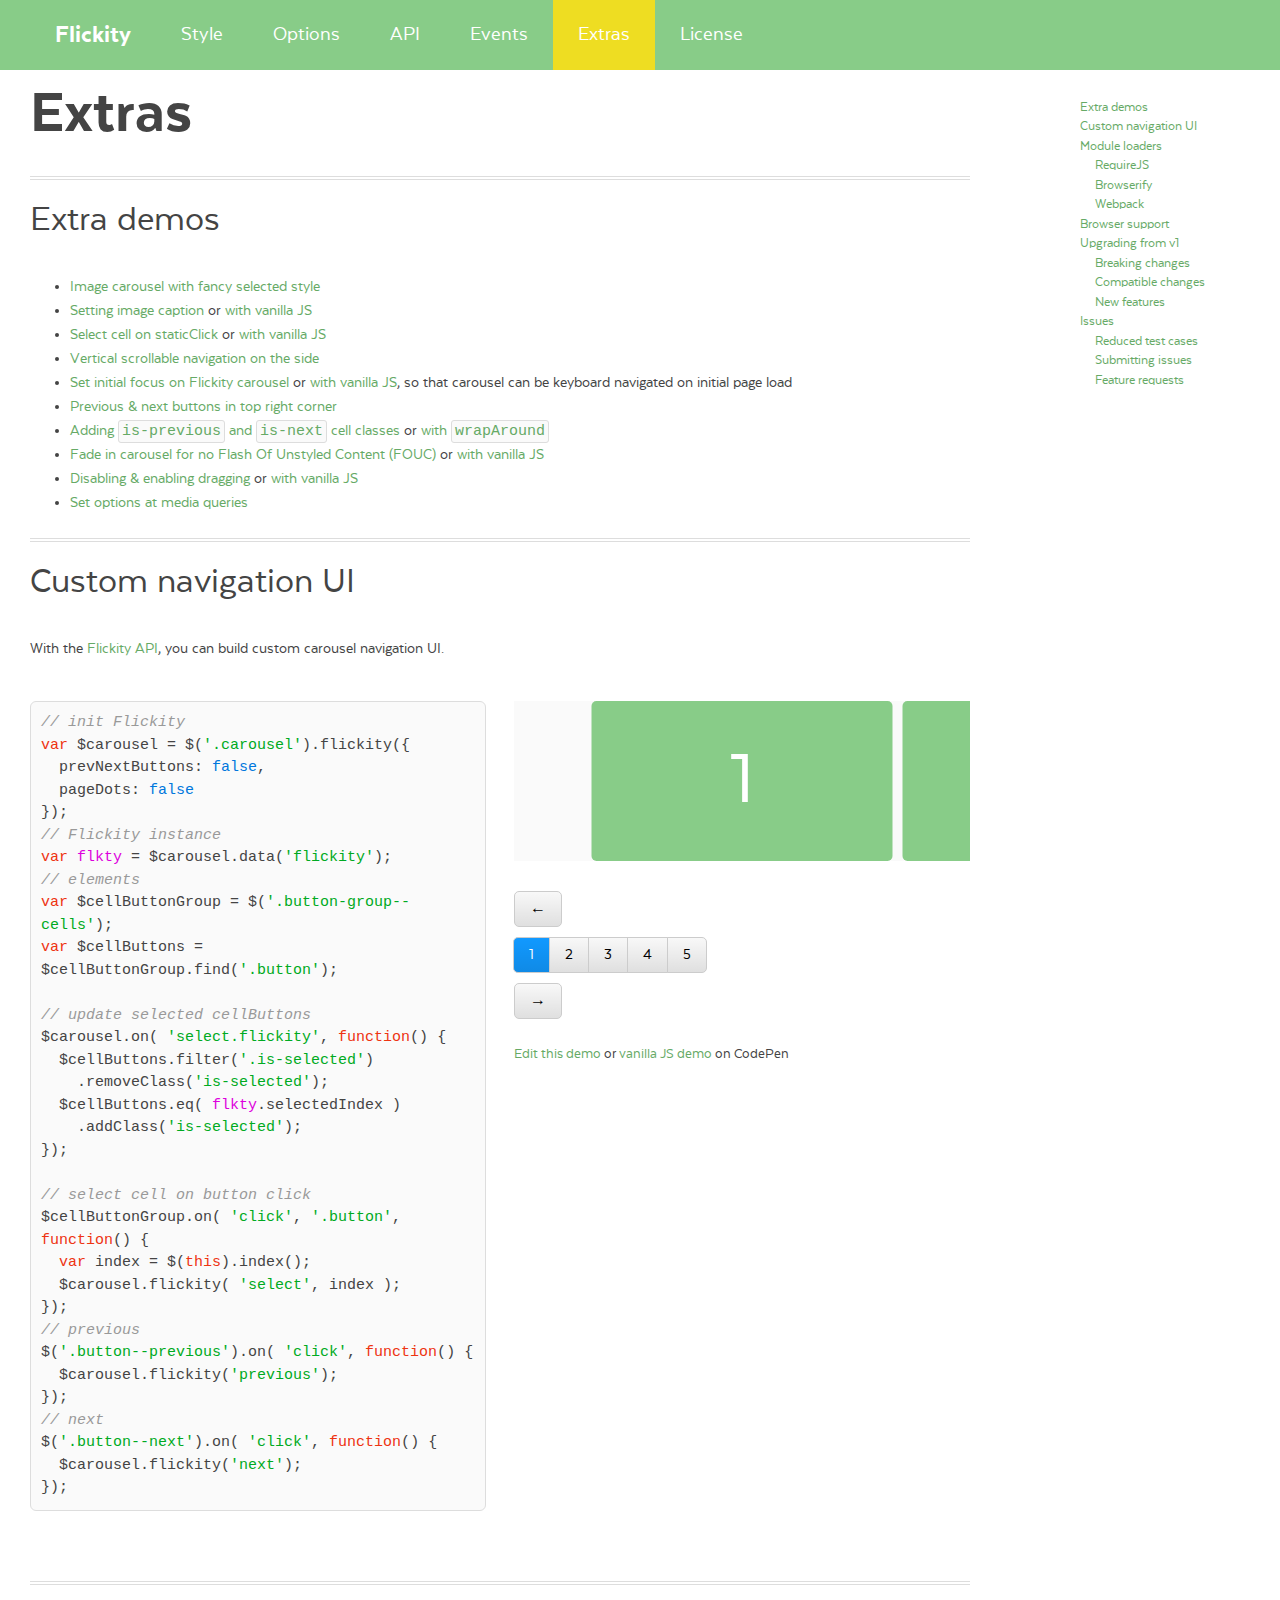
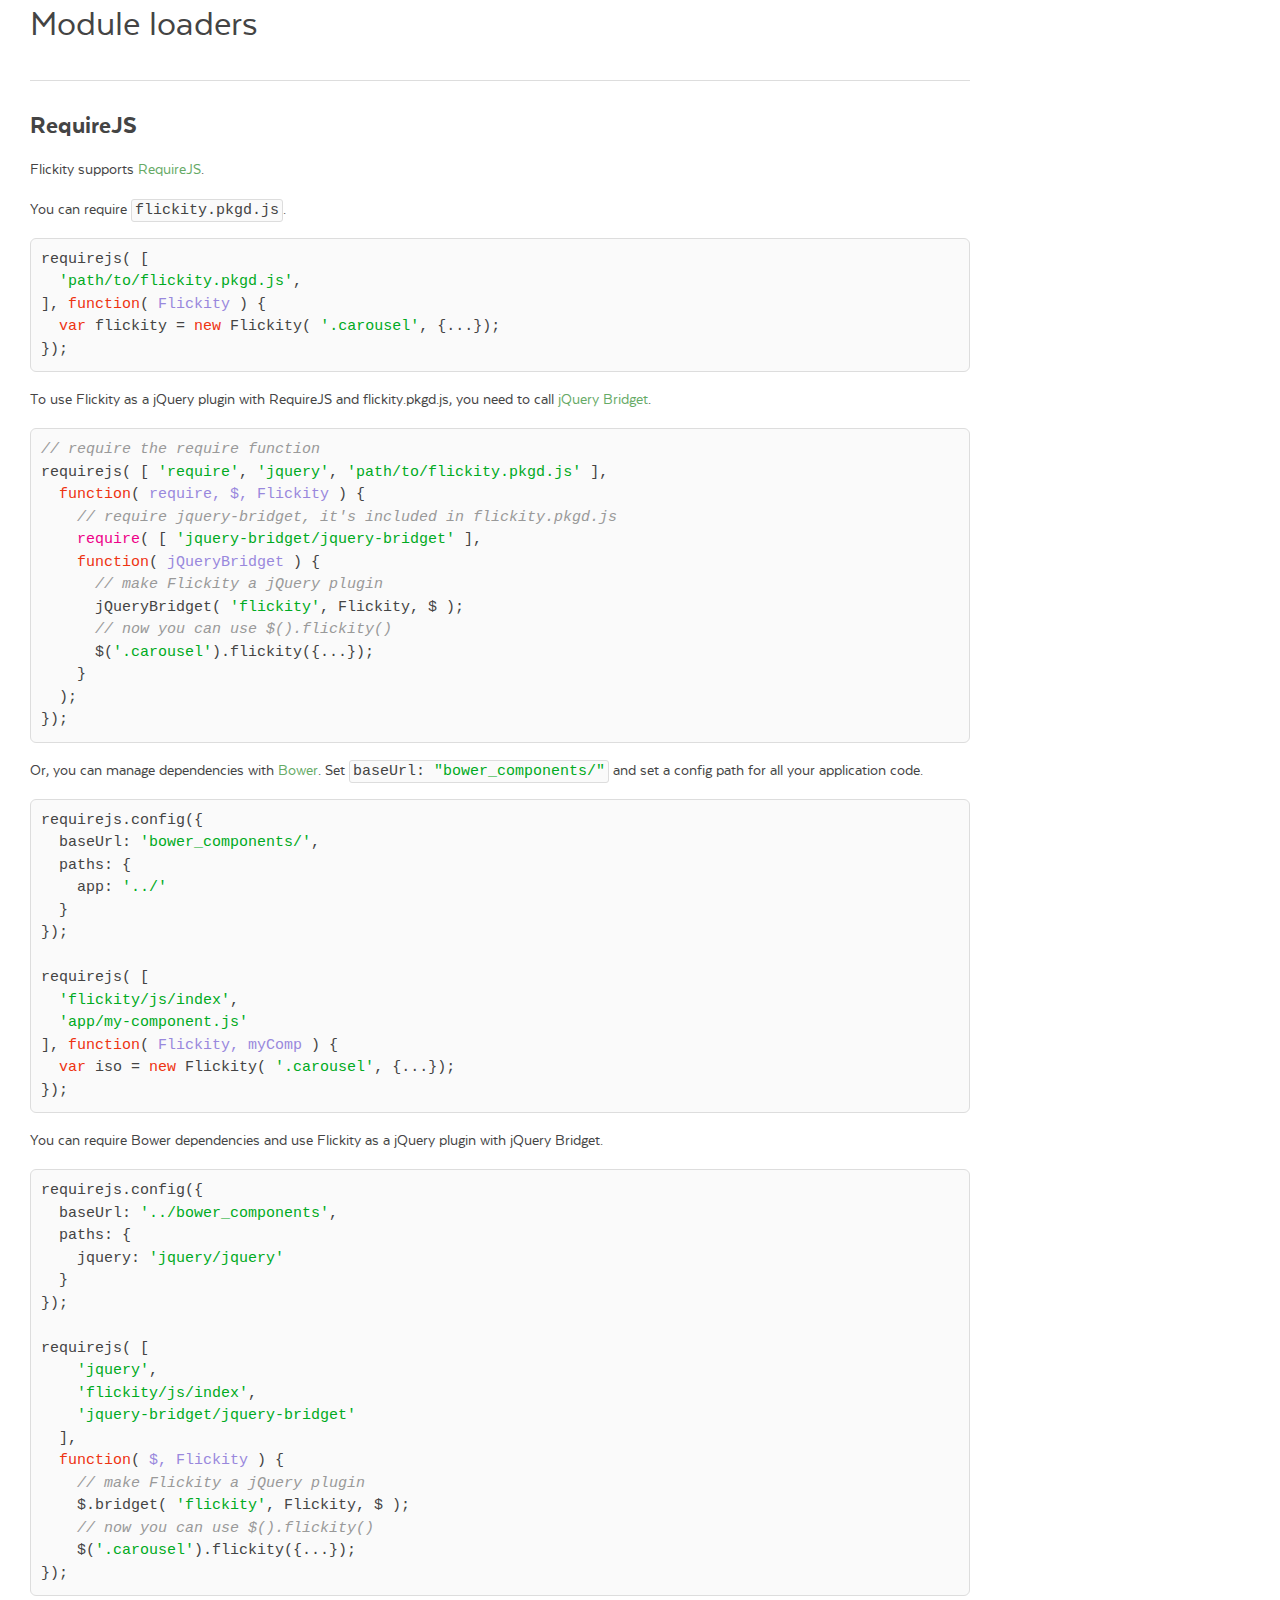
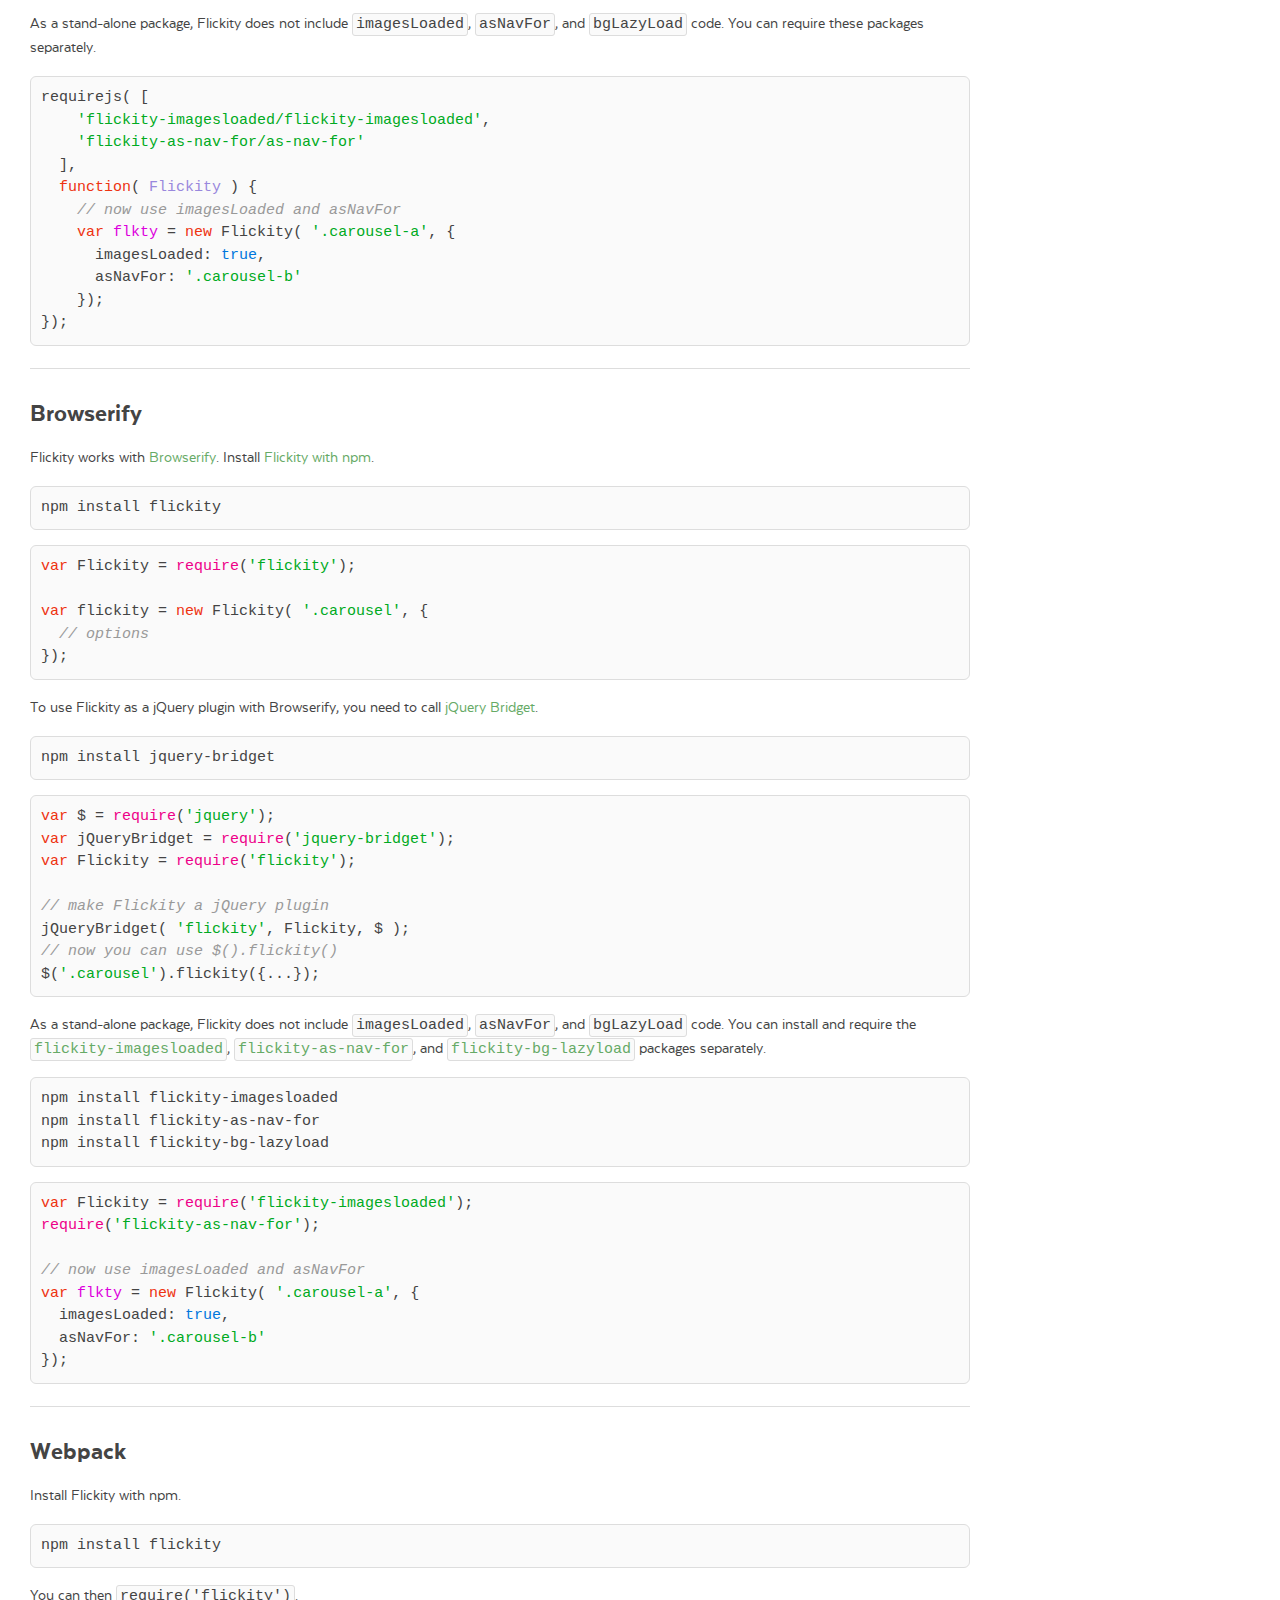
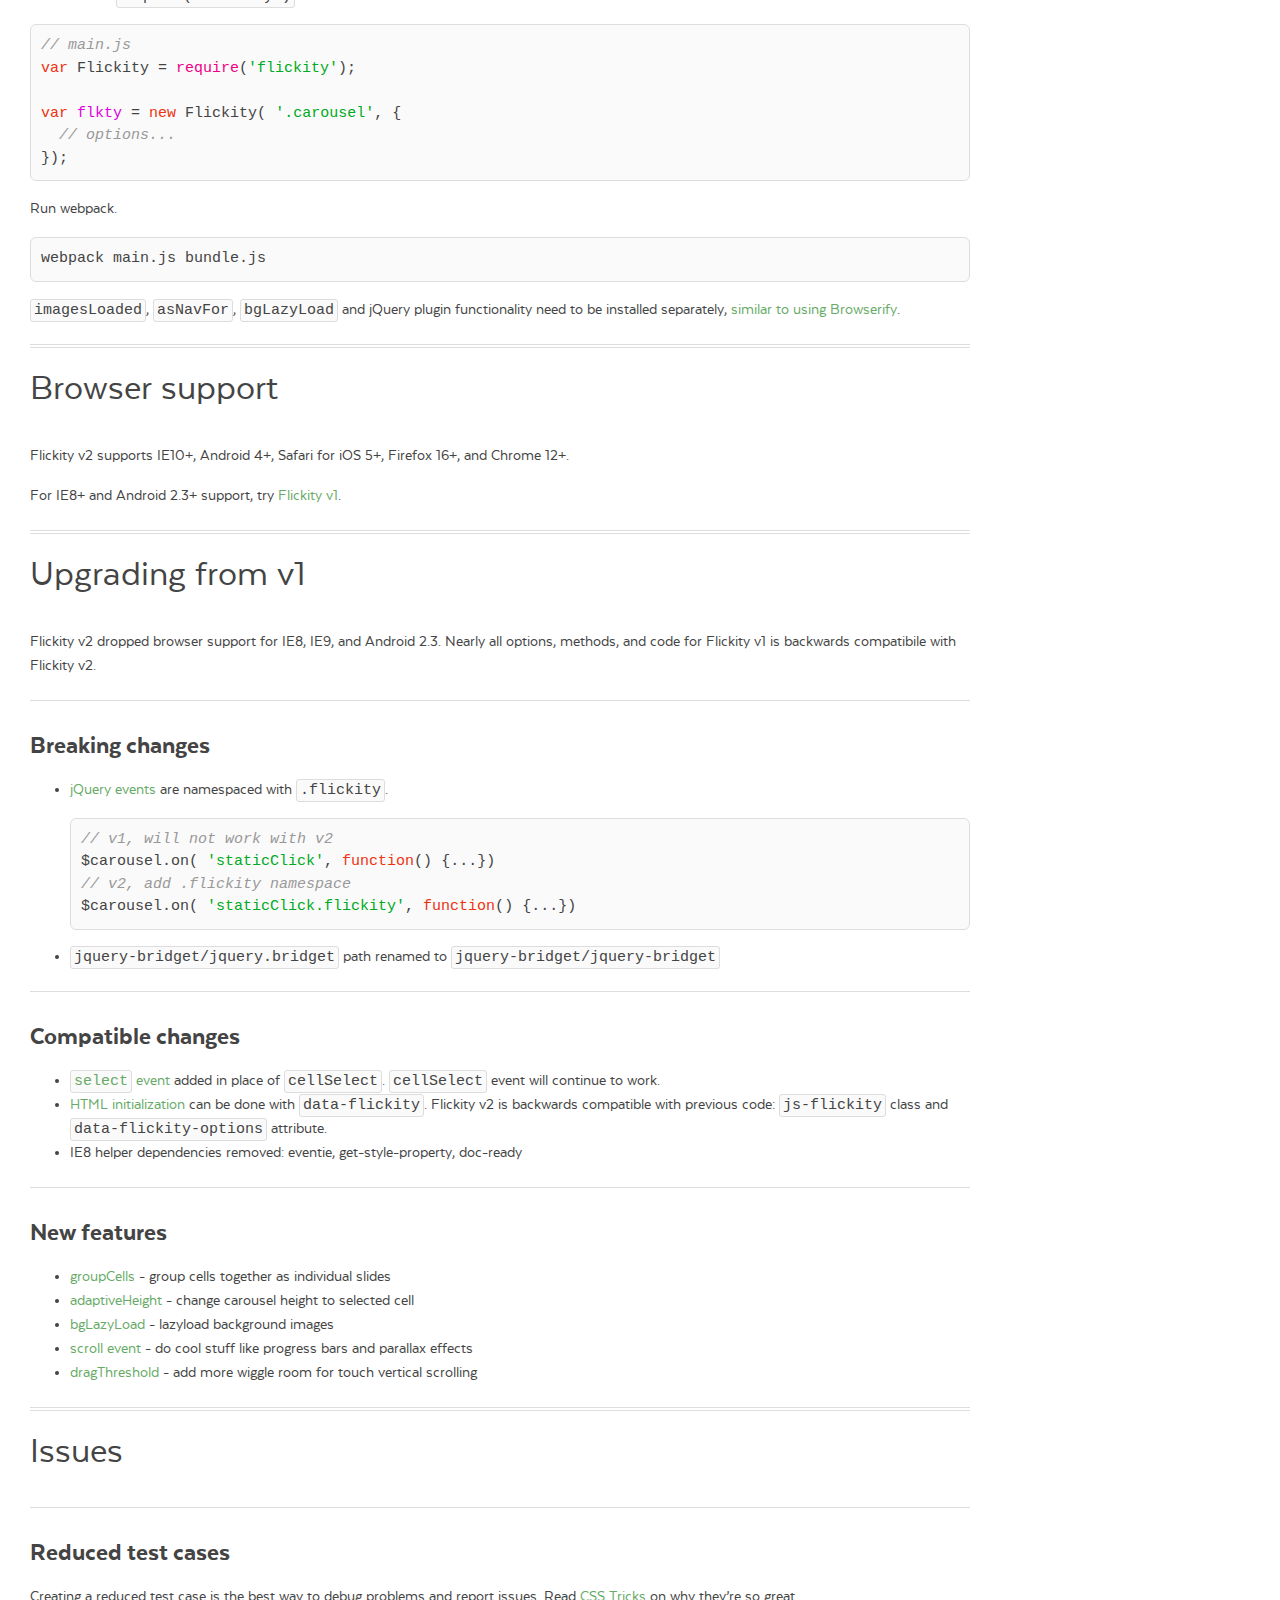
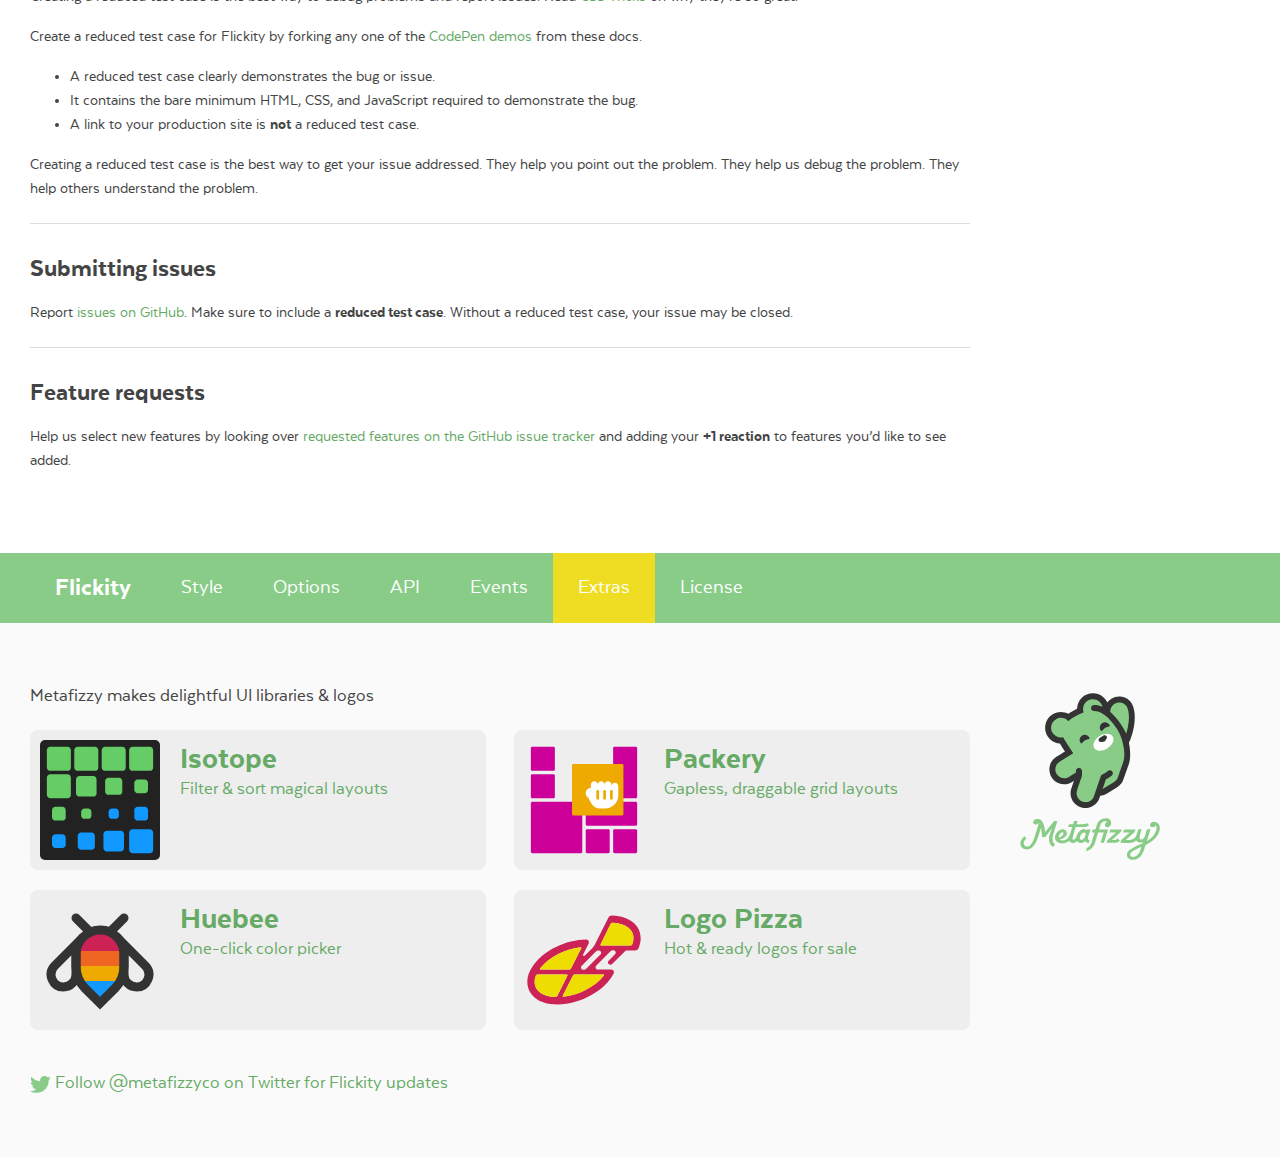
<file: jqueryplugins/plugins/flickity/flickity-docs/extras.html>
<!doctype html>
<html lang="en" class="export">
<head>
  <meta charset="utf-8">
  <meta name="description" content="Touch, responsive, flickable carousels">
  <meta name="viewport" content="width=device-width">

  <title>Flickity &#xB7; Extras</title>

    <link rel="stylesheet" href="css/flickity-docs.css" media="screen">

</head>
<body class="page--extras">

<nav class="site-nav">
  <div class="container">
    <ul class="site-nav__list">
      <li class="site-nav__item site-nav__item--homepage"><a href=".">Flickity</a></li>
      <li class="site-nav__item site-nav__item--style"><a href="style.html">Style</a></li>
      <li class="site-nav__item site-nav__item--options"><a href="options.html">Options</a></li>
      <li class="site-nav__item site-nav__item--api"><a href="api.html">API</a></li>
      <li class="site-nav__item site-nav__item--events"><a href="events.html">Events</a></li>
      <li class="site-nav__item site-nav__item--extras"><a href="extras.html">Extras</a></li>
      <li class="site-nav__item site-nav__item--license"><a href="license.html">License</a></li>
    </ul>
  </div>
</nav>


<div class="main">
  <div class="container">
      <h1 class="page-title">Extras</h1>


    <ul class="page-nav" data-js="page-nav">
<li class="page-nav__item page-nav__item--h2"><a href="#extra-demos">Extra demos</a></li>
<li class="page-nav__item page-nav__item--h2"><a href="#custom-navigation-ui">Custom navigation UI</a></li>
<li class="page-nav__item page-nav__item--h2"><a href="#module-loaders">Module loaders</a></li>
<li class="page-nav__item page-nav__item--h3"><a href="#requirejs">RequireJS</a></li>
<li class="page-nav__item page-nav__item--h3"><a href="#browserify">Browserify</a></li>
<li class="page-nav__item page-nav__item--h3"><a href="#webpack">Webpack</a></li>
<li class="page-nav__item page-nav__item--h2"><a href="#browser-support">Browser support</a></li>
<li class="page-nav__item page-nav__item--h2"><a href="#upgrading-from-v1">Upgrading from v1</a></li>
<li class="page-nav__item page-nav__item--h3"><a href="#breaking-changes">Breaking changes</a></li>
<li class="page-nav__item page-nav__item--h3"><a href="#compatible-changes">Compatible changes</a></li>
<li class="page-nav__item page-nav__item--h3"><a href="#new-features">New features</a></li>
<li class="page-nav__item page-nav__item--h2"><a href="#issues">Issues</a></li>
<li class="page-nav__item page-nav__item--h3"><a href="#reduced-test-cases">Reduced test cases</a></li>
<li class="page-nav__item page-nav__item--h3"><a href="#submitting-issues">Submitting issues</a></li>
<li class="page-nav__item page-nav__item--h3"><a href="#feature-requests">Feature requests</a></li>
</ul>



<h2 id="extra-demos">Extra demos</h2>

<ul>
  <li><a href="http://codepen.io/desandro/full/jEpxqJ/">Image carousel with fancy selected style</a></li>
  <li>
    <a href="http://codepen.io/desandro/pen/dPdVNM">Setting image caption</a> or
    <a href="http://codepen.io/desandro/pen/OPQxpO">with vanilla JS</a>
  </li>
  <li>
    <a href="http://codepen.io/desandro/pen/pvxONO">Select cell on staticClick</a> or
    <a href="http://codepen.io/desandro/pen/OPBoWx">with vanilla JS</a>
  </li>
  <li><a href="http://codepen.io/desandro/pen/dMjbjR">Vertical scrollable navigation on the side</a></li>
  <li>
    <a href="http://codepen.io/desandro/pen/VYVEbM">Set initial focus on Flickity carousel</a> or
    <a href="http://codepen.io/desandro/pen/JoemRR">with vanilla JS</a>,
    so that carousel can be keyboard navigated on initial page load
  </li>
  <li><a href="http://codepen.io/desandro/pen/LVVqBR">Previous &amp; next buttons in top right corner</a></li>
  <li>
    <a href="http://codepen.io/desandro/pen/MagWrN">Adding <code>is-previous</code> and <code>is-next</code> cell classes</a> or
    <a href="http://codepen.io/desandro/pen/wWQQwN">with <code>wrapAround</code></a>
  </li>
  <li><a href="http://codepen.io/desandro/pen/KVwVqa/">Fade in carousel for no Flash Of Unstyled Content (FOUC)</a> or
    <a href="http://codepen.io/desandro/pen/JGoGpm">with vanilla JS</a>
  </li>
  <li><a href="http://codepen.io/desandro/pen/xZWqWM/">Disabling &amp; enabling dragging</a>
    or <a href="http://codepen.io/desandro/pen/adYJEQ/">with vanilla JS</a></li>
  <li><a href="http://codepen.io/desandro/pen/xVBpqG">Set options at media queries</a></li>
</ul>


<h2 id="custom-navigation-ui">Custom navigation UI</h2>

<p>With the <a href="api.html">Flickity API</a>, you can build custom carousel navigation UI.</p>

<div class="example duo">
  <div class="example__code duo__cell">
<pre><code class="js"><span class="comment">// init Flickity</span>
<span class="keyword">var</span> $carousel = $(<span class="string">&apos;.carousel&apos;</span>).flickity({
  prevNextButtons: <span class="literal">false</span>,
  pageDots: <span class="literal">false</span>
});
<span class="comment">// Flickity instance</span>
<span class="keyword">var</span> <span class="flickity_var">flkty</span> = $carousel.data(<span class="string">&apos;flickity&apos;</span>);
<span class="comment">// elements</span>
<span class="keyword">var</span> $cellButtonGroup = $(<span class="string">&apos;.button-group--cells&apos;</span>);
<span class="keyword">var</span> $cellButtons = $cellButtonGroup.find(<span class="string">&apos;.button&apos;</span>);

<span class="comment">// update selected cellButtons</span>
$carousel.on( <span class="string">&apos;select.flickity&apos;</span>, <span class="function"><span class="keyword">function</span>(<span class="params"></span>) </span>{
  $cellButtons.filter(<span class="string">&apos;.is-selected&apos;</span>)
    .removeClass(<span class="string">&apos;is-selected&apos;</span>);
  $cellButtons.eq( <span class="flickity_var">flkty</span>.selectedIndex )
    .addClass(<span class="string">&apos;is-selected&apos;</span>);
});

<span class="comment">// select cell on button click</span>
$cellButtonGroup.on( <span class="string">&apos;click&apos;</span>, <span class="string">&apos;.button&apos;</span>, <span class="function"><span class="keyword">function</span>(<span class="params"></span>) </span>{
  <span class="keyword">var</span> index = $(<span class="keyword">this</span>).index();
  $carousel.flickity( <span class="string">&apos;select&apos;</span>, index );
});
<span class="comment">// previous</span>
$(<span class="string">&apos;.button--previous&apos;</span>).on( <span class="string">&apos;click&apos;</span>, <span class="function"><span class="keyword">function</span>(<span class="params"></span>) </span>{
  $carousel.flickity(<span class="string">&apos;previous&apos;</span>);
});
<span class="comment">// next</span>
$(<span class="string">&apos;.button--next&apos;</span>).on( <span class="string">&apos;click&apos;</span>, <span class="function"><span class="keyword">function</span>(<span class="params"></span>) </span>{
  $carousel.flickity(<span class="string">&apos;next&apos;</span>);
});
</code></pre>
  </div>
  <div class="example__demo duo__cell" data-js="custom-nav">
    <div class="carousel">
      <div class="carousel-cell"></div>
      <div class="carousel-cell"></div>
      <div class="carousel-cell"></div>
      <div class="carousel-cell"></div>
      <div class="carousel-cell"></div>
    </div>
    <div class="button-row button-row--centered">
      <button class="button button--previous">&#x2190;</button>
      <div class="button-group button-group--cells button-group--inline">
        <button class="button is-selected">1</button>
        <button class="button">2</button>
        <button class="button">3</button>
        <button class="button">4</button>
        <button class="button">5</button>
      </div>
      <button class="button button--next">&#x2192;</button>
    </div>
    <p class="edit-demo">
        <a href="http://codepen.io/desandro/pen/jEZwxb">Edit this demo</a>
        or <a href="http://codepen.io/desandro/pen/emVRjv">vanilla JS demo</a> on CodePen
    </p>
  </div>
</div>


<h2 id="module-loaders">Module loaders</h2>


<h3 id="requirejs">RequireJS</h3>

<p>Flickity supports <a href="http://requirejs.org/">RequireJS</a>.</p>

<p>You can require <code>flickity.pkgd.js</code>.</p>

<pre><code class="js">requirejs( [
  <span class="string">&apos;path/to/flickity.pkgd.js&apos;</span>,
], <span class="function"><span class="keyword">function</span>(<span class="params"> Flickity </span>) </span>{
  <span class="keyword">var</span> flickity = <span class="keyword">new</span> <span class="flickity_keyword">Flickity</span>( <span class="string">&apos;.carousel&apos;</span>, {...});
});
</code></pre>

<p>To use Flickity as a jQuery plugin with RequireJS and flickity.pkgd.js, you need to call <a href="https://www.npmjs.com/package/jquery-bridget">jQuery Bridget</a>.</p>

<pre><code class="js"><span class="comment">// require the require function</span>
requirejs( [ <span class="string">&apos;require&apos;</span>, <span class="string">&apos;jquery&apos;</span>, <span class="string">&apos;path/to/flickity.pkgd.js&apos;</span> ],
  <span class="function"><span class="keyword">function</span>(<span class="params"> require, $, Flickity </span>) </span>{
    <span class="comment">// require jquery-bridget, it&apos;s included in flickity.pkgd.js</span>
    <span class="built_in">require</span>( [ <span class="string">&apos;jquery-bridget/jquery-bridget&apos;</span> ],
    <span class="function"><span class="keyword">function</span>(<span class="params"> jQueryBridget </span>) </span>{
      <span class="comment">// make Flickity a jQuery plugin</span>
      jQueryBridget( <span class="string">&apos;flickity&apos;</span>, <span class="flickity_keyword">Flickity</span>, $ );
      <span class="comment">// now you can use $().flickity()</span>
      $(<span class="string">&apos;.carousel&apos;</span>).flickity({...});
    }
  );
});
</code></pre>

<p>Or, you can manage dependencies with <a href="http://bower.io">Bower</a>. Set <code>baseUrl: <span class="string">&quot;bower_components/&quot;</span></code> and set a config path for all your application code.</p>

<pre><code class="js">requirejs.config({
  baseUrl: <span class="string">&apos;bower_components/&apos;</span>,
  paths: {
    app: <span class="string">&apos;../&apos;</span>
  }
});

requirejs( [
  <span class="string">&apos;flickity/js/index&apos;</span>,
  <span class="string">&apos;app/my-component.js&apos;</span>
], <span class="function"><span class="keyword">function</span>(<span class="params"> Flickity, myComp </span>) </span>{
  <span class="keyword">var</span> iso = <span class="keyword">new</span> <span class="flickity_keyword">Flickity</span>( <span class="string">&apos;.carousel&apos;</span>, {...});
});
</code></pre>

<p>You can require Bower dependencies and use Flickity as a jQuery plugin with jQuery Bridget.</p>

<pre><code class="js">requirejs.config({
  baseUrl: <span class="string">&apos;../bower_components&apos;</span>,
  paths: {
    jquery: <span class="string">&apos;jquery/jquery&apos;</span>
  }
});

requirejs( [
    <span class="string">&apos;jquery&apos;</span>,
    <span class="string">&apos;flickity/js/index&apos;</span>,
    <span class="string">&apos;jquery-bridget/jquery-bridget&apos;</span>
  ],
  <span class="function"><span class="keyword">function</span>(<span class="params"> $, Flickity </span>) </span>{
    <span class="comment">// make Flickity a jQuery plugin</span>
    $.bridget( <span class="string">&apos;flickity&apos;</span>, <span class="flickity_keyword">Flickity</span>, $ );
    <span class="comment">// now you can use $().flickity()</span>
    $(<span class="string">&apos;.carousel&apos;</span>).flickity({...});
});
</code></pre>

<p>As a stand-alone package, Flickity does not include <code>imagesLoaded</code>, <code>asNavFor</code>, and <code>bgLazyLoad</code> code. You can require these packages separately.</p>

<pre><code class="js">requirejs( [
    <span class="string">&apos;flickity-imagesloaded/flickity-imagesloaded&apos;</span>,
    <span class="string">&apos;flickity-as-nav-for/as-nav-for&apos;</span>
  ],
  <span class="function"><span class="keyword">function</span>(<span class="params"> Flickity </span>) </span>{
    <span class="comment">// now use imagesLoaded and asNavFor</span>
    <span class="keyword">var</span> <span class="flickity_var">flkty</span> = <span class="keyword">new</span> <span class="flickity_keyword">Flickity</span>( <span class="string">&apos;.carousel-a&apos;</span>, {
      imagesLoaded: <span class="literal">true</span>,
      asNavFor: <span class="string">&apos;.carousel-b&apos;</span>
    });
});
</code></pre>


<h3 id="browserify">Browserify</h3>

<p>Flickity works with <a href="http://browserify.org/">Browserify</a>. Install <a href="https://www.npmjs.com/package/flickity">Flickity with npm</a>.</p>

<pre><code class="bash">npm install flickity
</code></pre>

<pre><code class="js"><span class="keyword">var</span> <span class="flickity_keyword">Flickity</span> = <span class="built_in">require</span>(<span class="string">&apos;flickity&apos;</span>);

<span class="keyword">var</span> flickity = <span class="keyword">new</span> <span class="flickity_keyword">Flickity</span>( <span class="string">&apos;.carousel&apos;</span>, {
  <span class="comment">// options</span>
});
</code></pre>

<p>To use Flickity as a jQuery plugin with Browserify, you need to call <a href="https://www.npmjs.com/package/jquery-bridget">jQuery Bridget</a>.</p>

<pre><code class="bash">npm install jquery-bridget
</code></pre>

<pre><code class="js"><span class="keyword">var</span> $ = <span class="built_in">require</span>(<span class="string">&apos;jquery&apos;</span>);
<span class="keyword">var</span> jQueryBridget = <span class="built_in">require</span>(<span class="string">&apos;jquery-bridget&apos;</span>);
<span class="keyword">var</span> <span class="flickity_keyword">Flickity</span> = <span class="built_in">require</span>(<span class="string">&apos;flickity&apos;</span>);

<span class="comment">// make Flickity a jQuery plugin</span>
jQueryBridget( <span class="string">&apos;flickity&apos;</span>, <span class="flickity_keyword">Flickity</span>, $ );
<span class="comment">// now you can use $().flickity()</span>
$(<span class="string">&apos;.carousel&apos;</span>).flickity({...});
</code></pre>

<p>As a stand-alone package, Flickity does not include <code>imagesLoaded</code>, <code>asNavFor</code>, and <code>bgLazyLoad</code> code. You can install and require the
  <a href="https://www.npmjs.com/package/flickity-imagesloaded"><code>flickity-imagesloaded</code></a>,
  <a href="https://www.npmjs.com/package/flickity-as-nav-for"><code>flickity-as-nav-for</code></a>, and
  <a href="https://www.npmjs.com/package/flickity-bg-lazyload"><code>flickity-bg-lazyload</code></a>
  packages separately.</p>

<pre><code class="bash">npm install flickity-imagesloaded
npm install flickity-as-nav-for
npm install flickity-bg-lazyload
</code></pre>

<pre><code class="js"><span class="keyword">var</span> <span class="flickity_keyword">Flickity</span> = <span class="built_in">require</span>(<span class="string">&apos;flickity-imagesloaded&apos;</span>);
<span class="built_in">require</span>(<span class="string">&apos;flickity-as-nav-for&apos;</span>);

<span class="comment">// now use imagesLoaded and asNavFor</span>
<span class="keyword">var</span> <span class="flickity_var">flkty</span> = <span class="keyword">new</span> <span class="flickity_keyword">Flickity</span>( <span class="string">&apos;.carousel-a&apos;</span>, {
  imagesLoaded: <span class="literal">true</span>,
  asNavFor: <span class="string">&apos;.carousel-b&apos;</span>
});
</code></pre>


<h3 id="webpack">Webpack</h3>

<p>Install Flickity with npm.</p>

<pre><code class="bash">npm install flickity
</code></pre>

<p>You can then <code>require(&apos;flickity&apos;)</code>.</p>

<pre><code class="js"><span class="comment">// main.js</span>
<span class="keyword">var</span> <span class="flickity_keyword">Flickity</span> = <span class="built_in">require</span>(<span class="string">&apos;flickity&apos;</span>);

<span class="keyword">var</span> <span class="flickity_var">flkty</span> = <span class="keyword">new</span> <span class="flickity_keyword">Flickity</span>( <span class="string">&apos;.carousel&apos;</span>, {
  <span class="comment">// options...</span>
});
</code></pre>

<p>Run webpack.</p>

<pre><code class="bash">webpack main.js bundle.js
</code></pre>

<p><code>imagesLoaded</code>, <code>asNavFor</code>, <code>bgLazyLoad</code> and jQuery plugin functionality need to be installed separately, <a href="#browserify">similar to using Browserify</a>.</p>


<h2 id="browser-support">Browser support</h2>

<p>Flickity v2 supports IE10+, Android 4+, Safari for iOS 5+, Firefox 16+, and Chrome 12+.</p>

<p>For IE8+ and Android 2.3+ support, try <a href="http://flickity.metafizzy.co/v1/">Flickity v1</a>.</p>


<h2 id="upgrading-from-v1">Upgrading from v1</h2>

<p>Flickity v2 dropped browser support for IE8, IE9, and Android 2.3. Nearly all options, methods, and code for Flickity v1 is backwards compatibile with Flickity v2.</p>

<h3 id="breaking-changes">Breaking changes</h3>

<ul>
  <li>
    <p><a href="events.html">jQuery events</a> are namespaced with <code>.flickity</code>.</p>
<pre><code class="js"><span class="comment">// v1, will not work with v2</span>
$carousel.on( <span class="string">&apos;staticClick&apos;</span>, <span class="function"><span class="keyword">function</span>(<span class="params"></span>) </span>{...})
<span class="comment">// v2, add .flickity namespace</span>
$carousel.on( <span class="string">&apos;staticClick.flickity&apos;</span>, <span class="function"><span class="keyword">function</span>(<span class="params"></span>) </span>{...})
</code></pre>
  </li>
  <li><code>jquery-bridget/jquery.bridget</code> path renamed to <code>jquery-bridget/jquery-bridget</code></li>
</ul>

<h3 id="compatible-changes">Compatible changes</h3>

<ul>
  <li><a href="events.html#select"><code>select</code> event</a> added in place of <code>cellSelect</code>. <code>cellSelect</code> event will continue to work.</li>
  <li><a href="index.html#initialize-with-html">HTML initialization</a> can be done with <code>data-flickity</code>. Flickity v2 is backwards compatible with previous code: <code>js-flickity</code> class and <code>data-flickity-options</code> attribute.</li>
  <li>IE8 helper dependencies removed: eventie, get-style-property, doc-ready</li>
</ul>

<h3 id="new-features">New features</h3>

<ul>
  <li><a href="options.html#groupcells">groupCells</a> - group cells together as individual slides</li>
  <li><a href="options.html#adaptiveheight">adaptiveHeight</a> - change carousel height to selected cell</li>
  <li><a href="options.html#bglazyload">bgLazyLoad</a> - lazyload background images</li>
  <li><a href="events.html#scroll">scroll event</a> - do cool stuff like progress bars and parallax effects</li>
  <li><a href="options.html#dragthreshold">dragThreshold</a> - add more wiggle room for touch vertical scrolling</li>
</ul>


<h2 id="issues">Issues</h2>

<h3 id="reduced-test-cases">Reduced test cases</h3>

<p>Creating a reduced test case is the best way to debug problems and report issues. Read <a href="http://css-tricks.com/reduced-test-cases/">CSS Tricks</a> on why they&#x2019;re so great.</p>

<p>Create a reduced test case for Flickity by forking any one of the <a href="http://codepen.io/desandro/tag/flickity-docs">CodePen demos</a> from these docs.</p>

<ul>
  <li>A reduced test case clearly demonstrates the bug or issue.</li>
  <li>It contains the bare minimum HTML, CSS, and JavaScript required to demonstrate the bug.</li>
  <li>A link to your production site is <b>not</b> a reduced test case.</li>
</ul>

<p>Creating a reduced test case is the best way to get your issue addressed. They help you point out the problem. They help us debug the problem. They help others understand the problem.</p>


<h3 id="submitting-issues">Submitting issues</h3>

<p>Report <a href="https://github.com/metafizzy/flickity/issues/">issues on GitHub</a>. Make sure to include a <strong>reduced test case</strong>. Without a reduced test case, your issue may be closed.</p>


<h3 id="feature-requests">Feature requests</h3>

<p>Help us select new features by looking over <a href="https://github.com/metafizzy/flickity/labels/feature%20request">requested features on the GitHub issue tracker</a> and adding your <strong>+1 reaction</strong> to features you&#x2019;d like to see added.</p>



  </div>
</div>

<nav class="site-nav">
  <div class="container">
    <ul class="site-nav__list">
      <li class="site-nav__item site-nav__item--homepage"><a href=".">Flickity</a></li>
      <li class="site-nav__item site-nav__item--style"><a href="style.html">Style</a></li>
      <li class="site-nav__item site-nav__item--options"><a href="options.html">Options</a></li>
      <li class="site-nav__item site-nav__item--api"><a href="api.html">API</a></li>
      <li class="site-nav__item site-nav__item--events"><a href="events.html">Events</a></li>
      <li class="site-nav__item site-nav__item--extras"><a href="extras.html">Extras</a></li>
      <li class="site-nav__item site-nav__item--license"><a href="license.html">License</a></li>
    </ul>
  </div>
</nav>

<footer class="site-footer">

  <div class="container">

    <p class="site-footer__copy">Metafizzy makes delightful UI libraries &amp; logos</p>

    <div class="showcase">
    
      <ul class="showcase-item-list">
          <li class="showcase-item">
            <a class="showcase-item__link" href="http://isotope.metafizzy.co">
              <div class="showcase-item__image">
                  <svg class="isotope-illo" xmlns="http://www.w3.org/2000/svg" viewbox="0 0 350 350" width="100" height="100">
                    <path class="isotope-illo__color1" fill="#6C6" d="M80 170H30c-6 0-10-5-10-10v-50c0-6 5-10 10-10h50c6 0 10 5 10 10v50C90 166 86 170 80 170z"/>
                    <path class="isotope-illo__color1" fill="#6C6" d="M80 90H30c-6 0-10-5-10-10V30c0-6 5-10 10-10h50c6 0 10 5 10 10v50C90 86 86 90 80 90z"/>
                    <path class="isotope-illo__color1" fill="#6C6" d="M160 90h-50c-6 0-10-5-10-10V30c0-6 5-10 10-10h50c6 0 10 5 10 10v50C170 86 166 90 160 90z"/>
                    <path class="isotope-illo__color1" fill="#6C6" d="M240 90h-50c-6 0-10-5-10-10V30c0-6 5-10 10-10h50c6 0 10 5 10 10v50C250 86 246 90 240 90z"/>
                    <path class="isotope-illo__color1" fill="#6C6" d="M320 90h-50c-6 0-10-5-10-10V30c0-6 5-10 10-10h50c6 0 10 5 10 10v50C330 86 326 90 320 90z"/>
                    <path class="isotope-illo__color1" fill="#6C6" d="M155 165h-40c-6 0-10-5-10-10v-40c0-6 5-10 10-10h40c6 0 10 5 10 10v40 C165 161 161 165 155 165z"/>
                    <path class="isotope-illo__color1" fill="#6C6" d="M230 160h-30c-6 0-10-5-10-10v-30c0-6 5-10 10-10h30c6 0 10 5 10 10v30 C240 156 236 160 230 160z"/>
                    <path class="isotope-illo__color1" fill="#6C6" d="M305 155h-20c-6 0-10-5-10-10v-20c0-6 5-10 10-10h20c6 0 10 5 10 10v20 C315 151 311 155 305 155z"/>
                    <path class="isotope-illo__color1" fill="#6C6" d="M65 235H45c-6 0-10-5-10-10v-20c0-6 5-10 10-10h20c6 0 10 5 10 10v20C75 231 71 235 65 235z"/>
                    <path class="isotope-illo__color1" fill="#6C6" d="M140 230h-10c-6 0-10-5-10-10v-10c0-6 5-10 10-10h10c6 0 10 5 10 10v10 C150 226 146 230 140 230z"/>
                    <path class="isotope-illo__color2" fill="#19F" d="M305 235h-20c-6 0-10-5-10-10v-20c0-6 5-10 10-10h20c6 0 10 5 10 10v20 C315 231 311 235 305 235z"/>
                    <path class="isotope-illo__color2" fill="#19F" d="M65 315H45c-6 0-10-5-10-10v-20c0-6 5-10 10-10h20c6 0 10 5 10 10v20C75 311 71 315 65 315z"/>
                    <path class="isotope-illo__color2" fill="#19F" d="M150 320h-30c-6 0-10-5-10-10v-30c0-6 5-10 10-10h30c6 0 10 5 10 10v30 C160 316 156 320 150 320z"/>
                    <path class="isotope-illo__color2" fill="#19F" d="M220 230h-10c-6 0-10-5-10-10v-10c0-6 5-10 10-10h10c6 0 10 5 10 10v10 C230 226 226 230 220 230z"/>
                    <path class="isotope-illo__color2" fill="#19F" d="M235 325h-40c-6 0-10-5-10-10v-40c0-6 5-10 10-10h40c6 0 10 5 10 10v40 C245 321 241 325 235 325z"/>
                    <path class="isotope-illo__color2" fill="#19F" d="M320 330h-50c-6 0-10-5-10-10v-50c0-6 5-10 10-10h50c6 0 10 5 10 10v50 C330 326 326 330 320 330z"/>
                  </svg>
              </div>
              <div class="showcase-item__text">
                <h3 class="showcase-item__title">Isotope</h3>
                <p class="showcase-item__description">Filter &amp; sort magical layouts</p>
              </div>
            </a>
          </li>
    
    
          <li class="showcase-item">
            <a class="showcase-item__link" href="http://packery.metafizzy.co">
              <div class="showcase-item__image">
                  <svg class="packery-illo" xmlns="http://www.w3.org/2000/svg" viewbox="0 0 700 700" width="100" height="100">
                    <path class="packery-illo__item" fill="#C09" d="M172 180H48c-4 0-8-4-8-8V48c0-4 4-8 8-8h124c4 0 8 4 8 8v124C180 176 176 180 172 180z"/>
                    <path class="packery-illo__item" fill="#C09" d="M172 340H48c-4 0-8-4-8-8V208c0-4 4-8 8-8h124c4 0 8 4 8 8v124C180 336 176 340 172 340z"/>
                    <path class="packery-illo__item" fill="#C09" d="M492 660H368c-4 0-8-4-8-8V528c0-4 4-8 8-8h124c4 0 8 4 8 8v124C500 656 496 660 492 660z"/>
                    <path class="packery-illo__item" fill="#C09" d="M652 660H528c-4 0-8-4-8-8V528c0-4 4-8 8-8h124c4 0 8 4 8 8v124C660 656 656 660 652 660z"/>
                    <path class="packery-illo__item" fill="#C09" d="M652 500H368c-4 0-8-4-8-8V368c0-4 4-8 8-8h284c4 0 8 4 8 8v124C660 496 656 500 652 500z"/>
                    <path class="packery-illo__item" fill="#C09" d="M332 660H48c-4 0-8-4-8-8V368c0-4 4-8 8-8h284c4 0 8 4 8 8v284C340 656 336 660 332 660z"/>
                    <path class="packery-illo__item" fill="#C09" d="M652 340H528c-4 0-8-4-8-8V48c0-4 4-8 8-8h124c4 0 8 4 8 8v284C660 336 656 340 652 340z"/>
                    <path class="packery-illo__draggie" fill="#EA0" d="M572 440H288c-4 0-8-4-8-8V148c0-4 4-8 8-8h284c4 0 8 4 8 8v284C580 436 576 440 572 440z"/>
                    <g>
                      <path class="packery-illo__hand" fill="white" d="M530 250c-11 0-20 9-20 20v-10c0-11-9-20-20-20s-20 9-20 20c0-11-9-20-20-20s-20 9-20 20c0-11-9-20-20-20
                        s-20 9-20 20v20c-17 0-30 13-30 30c0 11 6 20 14 25l19 35c10 18 30 30 51 30h28
                        c43 0 78-35 78-78V270C550 259 541 250 530 250z"/>
                      <line class="packery-illo__hand-line" stroke="#EA0" fill="none" stroke-width="16" stroke-linecap="round" x1="430" y1="300" x2="430" y2="340"/>
                      <line class="packery-illo__hand-line" stroke="#EA0" fill="none" stroke-width="16" stroke-linecap="round" x1="470" y1="300" x2="470" y2="340"/>
                      <line class="packery-illo__hand-line" stroke="#EA0" fill="none" stroke-width="16" stroke-linecap="round" x1="510" y1="300" x2="510" y2="340"/>
                    </g>
                  </svg>
              </div>
              <div class="showcase-item__text">
                <h3 class="showcase-item__title">Packery</h3>
                <p class="showcase-item__description">Gapless, draggable grid layouts</p>
              </div>
            </a>
          </li>
    
          <li class="showcase-item">
            <a class="showcase-item__link" href="http://huebee.buzz">
              <div class="showcase-item__image">
                  <svg class="huebee-illo" xmlns="http://www.w3.org/2000/svg" viewbox="0 0 200 200" width="100" height="100">
                    <polygon class="huebee-illo__stripe4" fill="#19F" points="100,170 65,135 135,135 "/>
                    <rect class="huebee-illo__stripe3" fill="#EA0" x="65" y="110" width="70" height="25"/>
                    <rect class="huebee-illo__stripe2" fill="#E62" x="65" y="85" width="70" height="25"/>
                    <polygon class="huebee-illo__stripe1" fill="#C25" points="135,85 65,85 65,70 80,55 120,55 135,70 "/>
                    <path class="huebee-illo__line" stroke="#333" fill="none" stroke-width="15" d="M140 90c0-22-18-40-39-40C78 50 60 68 60 91V110c0 14 5 27 15 37
                      l25 25l25-25c10-10 15-23 15-37V90z"/>
                    <path class="huebee-illo__line" stroke="#333" fill="none" stroke-width="15" d="M60 74v50c0 11-9 21-21 21h0c-18 0-27-22-15-35L60 74z"/>
                    <path class="huebee-illo__line" stroke="#333" fill="none" stroke-width="15" d="M140 74v50c0 11 9 21 21 21h0c18 0 27-22 15-35L140 74z"/>
                    <line class="huebee-illo__line huebee-illo__antenna" stroke="#333" fill="none" stroke-width="15" stroke-linecap="round" x1="60" y1="30" x2="80" y2="50"/>
                    <line class="huebee-illo__line huebee-illo__antenna" stroke="#333" fill="none" stroke-width="15" stroke-linecap="round" x1="140" y1="30" x2="120" y2="50"/>
                  </svg>
              </div>
              <div class="showcase-item__text">
                <h3 class="showcase-item__title">Huebee</h3>
                <p class="showcase-item__description">One-click color picker</p>
              </div>
            </a>
          </li>
    
          <li class="showcase-item">
            <a class="showcase-item__link" href="http://logo.pizza">
              <div class="showcase-item__image">
                  <svg class="logo-pizza-illo" xmlns="http://www.w3.org/2000/svg" viewbox="0 0 700 700" width="100" height="100">
                    <path class="logo-pizza-illo__outline" fill="#C25" d="M513 91c-9-0-17 5-21 12l-80 160c-3 5-6 10-11 15l-47 47
                      c-5 5-12-1-9-7l32-64c5-11-2-23-14-23h-0c-121 0-268 70-327 180
                      C-9 497 35 609 196 609c138 0 279-85 327-180v0c5-11-2-23-14-23h-77c-13 0-19-15-10-24
                      l81-81c5-5 11-8 18-8l0 0c13 0 19 15 10 24L494 354c-6 6-6 14 0 20c3 3 6 4 10 4
                      c4 0 7-1 10-4l80-80h53c9 0 17-5 21-13C707 190 656 97 513 91z M334 281l-59 117
                      c-2 5-7 8-13 8H97c-4 0-6-4-3-7c49-64 143-114 236-124C333 275 335 278 334 281z
                       M70 441c2-4 6-7 10-7h168c4 0 7 4 5 8l-59 118c-2 4-6 6-11 6
                      C106 565 38 521 70 441z M466 441c-49 64-143 114-236 124c-3 0-6-3-4-6l59-117
                      c2-5 7-8 13-8h166C466 434 468 438 466 441z M446 318l-81 81c-5 5-11 8-18 8l0 0
                      c-13 0-19-15-10-24l81-81c5-5 11-8 18-8l0 0C449 294 455 309 446 318z M447 258L506 139
                      c2-4 6-7 11-6c101 7 140 60 114 126c-2 4-6 7-10 7H452C448 266 445 262 447 258z"/>
                    <path class="logo-pizza-illo__slice" fill="#ED0" d="M334 281l-59 117c-2 5-7 8-13 8H97c-4 0-6-4-3-7
                      c49-64 143-114 236-124C333 275 335 278 334 281z"/>
                    <path class="logo-pizza-illo__slice" fill="#ED0" d="M70 441c2-4 6-7 10-7h168c4 0 7 4 5 8l-59 118c-2 4-6 6-11 6
                      C106 565 38 521 70 441z"/>
                    <path class="logo-pizza-illo__slice" fill="#ED0" d="M466 441c-49 64-143 114-236 124c-3 0-6-3-4-6l59-117
                      c2-5 7-8 13-8h166C466 434 468 438 466 441z"/>
                    <path class="logo-pizza-illo__slice" fill="#ED0" d="M447 258L506 139c2-4 6-7 11-6c101 7 140 60 114 126c-2 4-6 7-10 7H452
                      C448 266 445 262 447 258z"/>
                  </svg>
              </div>
              <div class="showcase-item__text">
                <h3 class="showcase-item__title">Logo Pizza</h3>
                <p class="showcase-item__description">Hot &amp; ready logos for sale</p>
              </div>
            </a>
          </li>
    
      </ul> 
    
    </div>

    <p class="site-footer__copy">
      <a href="https://twitter.com/metafizzyco">
        <svg class="twitter-logo" xmlns="http://www.w3.org/2000/svg" viewbox="0 0 512 512" width="30" height="30">
          <path d="M512 97c-19 8-39 14-60 16 22-13 38-34 46-58-20 12-43 21-67 25-19-19-46-32-77-32-58 0-117 52-102 129-87-4-165-46-216-110-24 40-19 107 32 140-17 0-33-5-48-13v1c0 51 36 93 84 103-15 4-34 5-47 2 13 42 52 72 98 73-47 36-96 49-155 44 46 30 102 47 161 47 197 0 306-168 299-312 20-15 38-34 52-55z"/>
        </svg>
        Follow @metafizzyco on Twitter for Flickity updates
      </a>
    </p>

    <div class="metafizzy-brand">
      <a class="metafizzy-brand__link" href="http://metafizzy.co">
        <svg class="metafizzy-logo" xmlns="http://www.w3.org/2000/svg" viewbox="0 0 780 1000" width="78" height="100">
          <path class="metafizzy-logo__outline" fill="#333" d="M642 31c-49 0-85 29-102 51C528 55 490 2 415 2
            c-76 0-134 59-137 135c-18 7-62 34-75 43c-20-10-42-16-65-16h0c-68 0-137 53-137 139
            c0 78 67 133 128 135c11 19 26 42 44 69c1-1-74 46-74 46c-29 19-61 53-61 110
            c0 75 62 128 129 128c24 0 48-7 68-20l16-10l-23 66C199 917 267 998 350 998
            c54 0 104-35 122-87l7-20c19-2 37-8 55-18l92-57c25-16 45-39 54-68l46-131
            c19-54 14-125 1-185c8-16 51-112 51-220C779 58 695 31 642 31z"/>
          <clippath id="metafizzy-logo__body">
            <path d="M566 164c-2-34 19-67 54-78c41-13 84 9 97 50c21 67 7 146-13 218
              C688 310 631 222 566 164z M626 314C567 227 500 155 424 156c-14 0-25-13-25-27
              c1-14 13-25 27-25c42 1 71 15 73 16l0 0C489 70 426 33 371 66c-36 22-50 65-36 103
              c-37 11-108 52-132 75c-27-31-73-39-109-17c-41 25-53 78-29 118c20 32 58 47 93 39
              c15 30 44 74 87 138l-119 74c-36 23-48 71-25 107c25 39 74 45 107 25
              c23-14 61-38 61-38c-0-4-1-7-1-11c-2-14 7-27 21-30c14-2 27 7 30 21
              c5 29 1 52-3 62c0 0-22 61-38 111c-18 55 24 103 72 103c30 0 62-17 74-52l60-174
              c3-7 8-13 16-16c25-9 45-27 45-27c11-10 27-9 36 2c10 11 9 27-2 36
              c-1 1-22 20-51 33l-29 84l0 0c3-1 5-3 8-4l92-57c15-9 27-24 33-41l46-131
              C705 521 671 383 626 314z"/>
          </clippath>
          <g clip-path="url(#metafizzy-logo__body)">
            <polygon class="metafizzy-logo__stripe4" fill="#19F" points="1016 544 278 1018 174 837 911 373"/>
            <polygon class="metafizzy-logo__stripe3" fill="#EA0" points="822 435 174 843 85 695 822 232"/>
            <polygon class="metafizzy-logo__stripe2" fill="#E62" points="822 238 85 701 74 469 717 65"/>
            <polygon class="metafizzy-logo__stripe1" fill="#C25" points="717 70 -20 533 -20 299 612 -100"/>
          </g>
          <path class="metafizzy-logo__snout" fill="white" d="M474 373c-44 27-66 73-48 103c18 30 70 33 113 5
            c48-31 66-73 48-103C570 347 519 345 474 373z"/>
          <path class="metafizzy-logo__eyes-nose" fill="#333" d="M383 383c13 21-15 14-36 27s-28 41-40 20c-13-21-6-49 15-62
            C343 355 370 362 383 383z M497 260c-21 13-28 41-15 62c13 21 19-7 40-20s49-6 36-27
            S518 247 497 260z M467 416L467 416c4 6 11 10 18 9l22-2c6-1 12-4 15-9l12-19
            c4-6 4-14 0-20v0c-6-9-18-12-27-7l-34 21C464 395 461 407 467 416z"/>
        </svg>
        <svg class="metafizzy-wordmark" xmlns="http://www.w3.org/2000/svg" viewbox="0 0 1000 300" width="100" height="30">
          <path fill="#333" d="M491 121c3-9 13-39 13-39h-25c-1 2-2 5-3 8c-23-32-63 7-72 41
            c-4 10-12 25-23 25c-13 0 0-35 6-56c0 0 0-0 0-0c4-12 11-36 11-36s18 0 24 0
            c25 0 51 5 71-13l-14-15c-10 8-18 8-27 8c-13 0-48 0-48 0l7-23h-25l-7 23h-29l-6 21
            h29c0 0-4 14-6 19c-7 22-11 49-30 64c-14 10-38 17-53 7c19-8 51-21 51-45
            c0-13-8-29-28-29c-39 0-57 40-57 60c0 25 24 40 49 40c21 0 39-7 54-19c3 9 11 16 24 16
            c13 0 23-5 30-14c7 10 19 16 33 14c11-2 19-7 26-14c4 8 11 14 25 15l6-21
            C477 156 488 131 491 121z M277 132c3-10 13-33 29-29c5 1 6 7 4 12c-4 12-20 20-33 26
            C276 138 276 135 277 132z M443 156c-9 3-14-2-15-11c-3-19 25-60 42-33c0 0-2 8-4 14
            C463 138 454 152 443 156z M251 188l-15 19c-31-18-33-59-24-87c10-31 19-50 19-50
            l-50 65l-23-0c-1-18-4-50-8-65c0 0-9 30-14 45c-13 44-37 119-97 109
            c-18-3-33-16-36-34c-4-23 12-45 30-60l13 17c-14 11-29 33-13 50
            c13 14 31 6 42-5c23-22 29-56 38-86C121 82 135 35 135 35c0 0 0-0 0-0c-0-0-1-1-1-1
            C129 42 119 48 109 47c-11-1-17-11-14-21c3-10 14-18 25-18c15 0 23 1 34 12
            c14 13 23 50 26 80l64-79l23-0l-29 94C231 138 226 174 251 188z M649 48
            c-2 6-11 18-25 18c-14 0-20-11-17-21c3-8 9-14 17-16c-8-9-28-7-38 2
            c-9 8-12 20-15 31c-2 7-7 21-7 21h65l-29 94h-25l23-73h-40c0 0-14 48-22 72
            c-9 27-34 57-65 59L478 212c16-1 29-25 34-41c4-13 18-58 21-68c-6 0-13 0-19 0l6-21
            c5 0 12 0 19 0c4-12 7-24 11-36c8-25 33-45 63-45C642 1 656 22 649 48z M727 82
            h-82l-6 21h47l-62 56l-5 17c39 0 75 9 94-15l-16-14c-11 14-27 10-40 10L721 99L727 82z
             M999 70c0 38-27 89-102 123c-2 6-4 12-6 18c-7 24-23 88-86 88c-22 0-41-12-41-36
            c0-27 23-38 36-46c23-14 50-25 76-36c1-3 2-6 3-9c-4 2-9 3-13 3
            c-14 1-28-4-35-15c-11 8-23 14-35 17c-22 5-57-0-79-0l5-18l61-55h-46l6-21h82
            l-6 17l-64 58c11 0 22 0 33-1c14-1 31-10 41-26c3-5 16-50 16-50l24 0
            c0 0-6 22-11 38c-4 13-8 35 8 35c12 0 23-13 26-23c3-10 15-50 15-50l25 0l-26 85
            c72-42 76-101 64-115c-5 9-15 16-26 14c-11-1-17-11-14-21c3-10 14-18 25-18
            C988 26 999 53 999 70z M867 206c-5 2-10 5-15 7c-14 7-31 13-48 25
            c-10 7-23 19-15 32c6 11 24 9 34 5c13-6 26-19 32-32C860 232 864 219 867 206z"/>
        </svg>
      </a>
    </div>

  </div>

</footer>

  <script src="js/flickity-docs.min.js"></script>


</body>
</html>
</file>
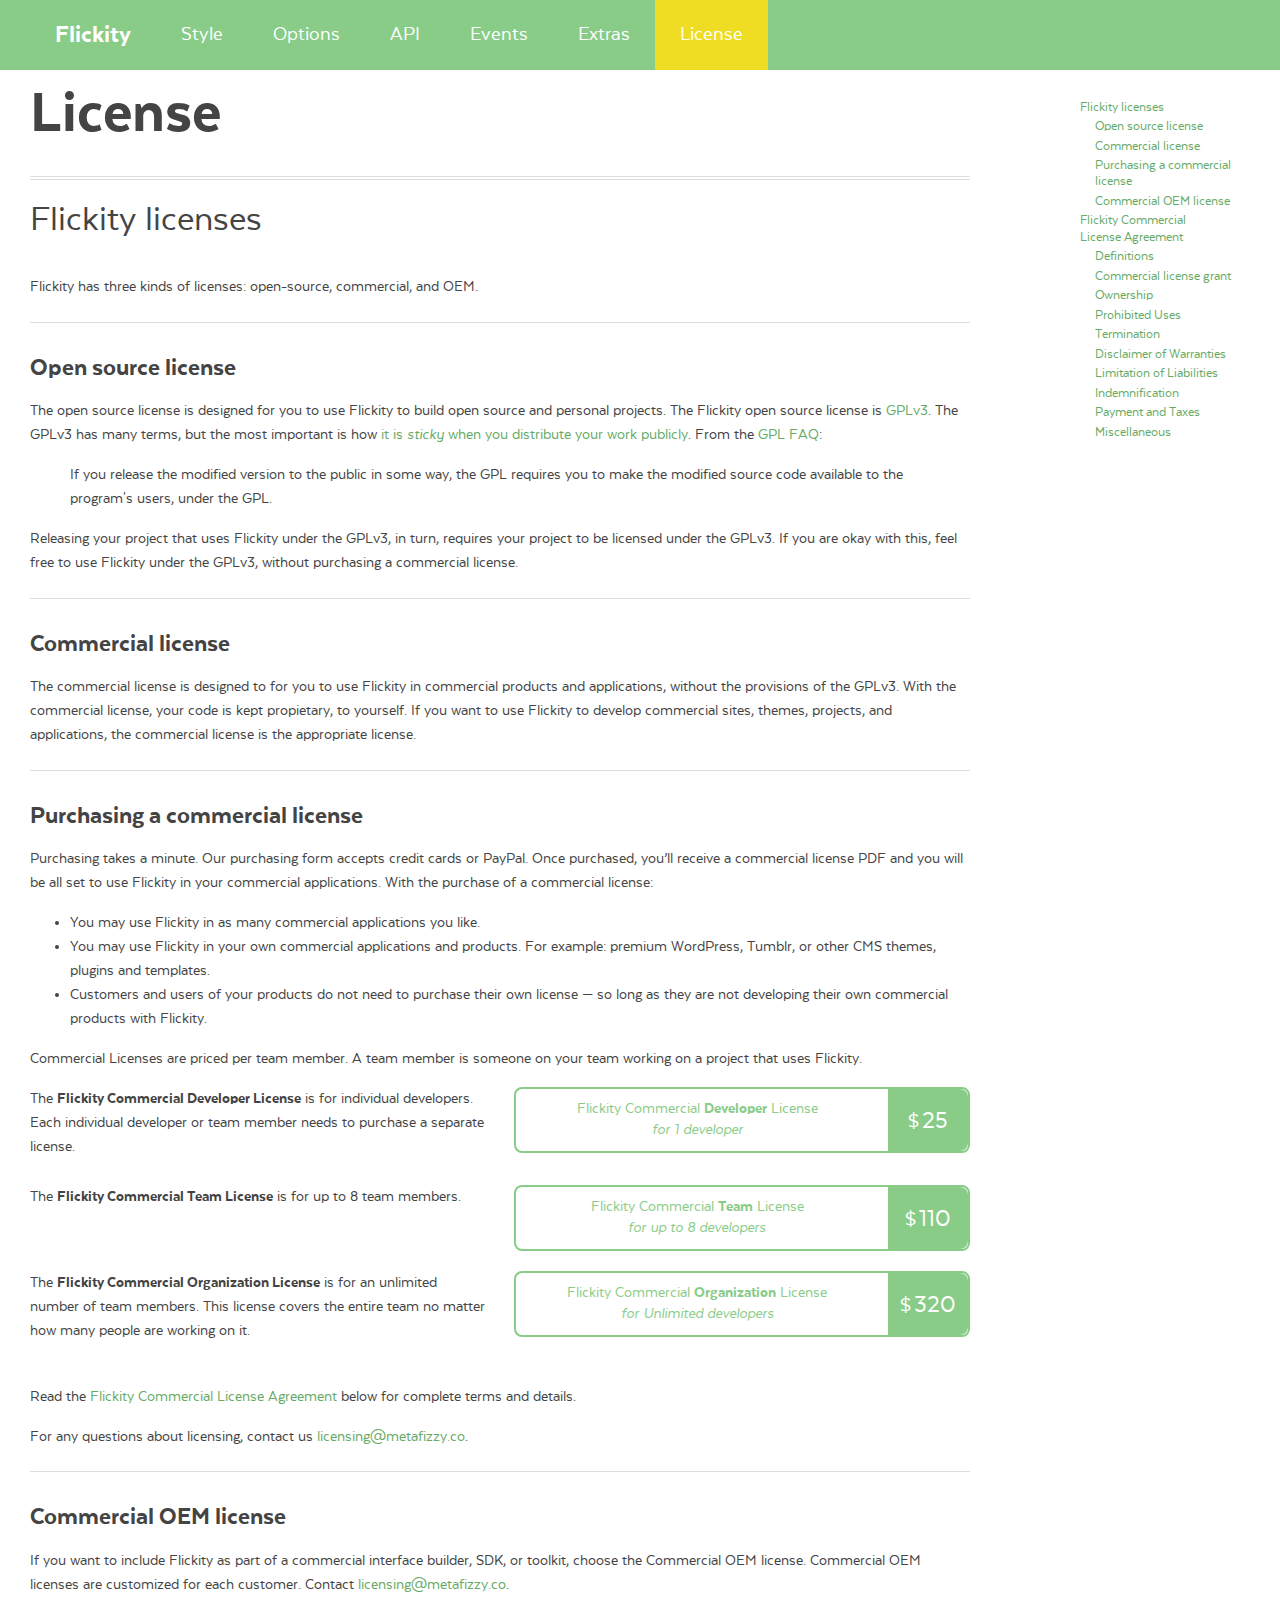
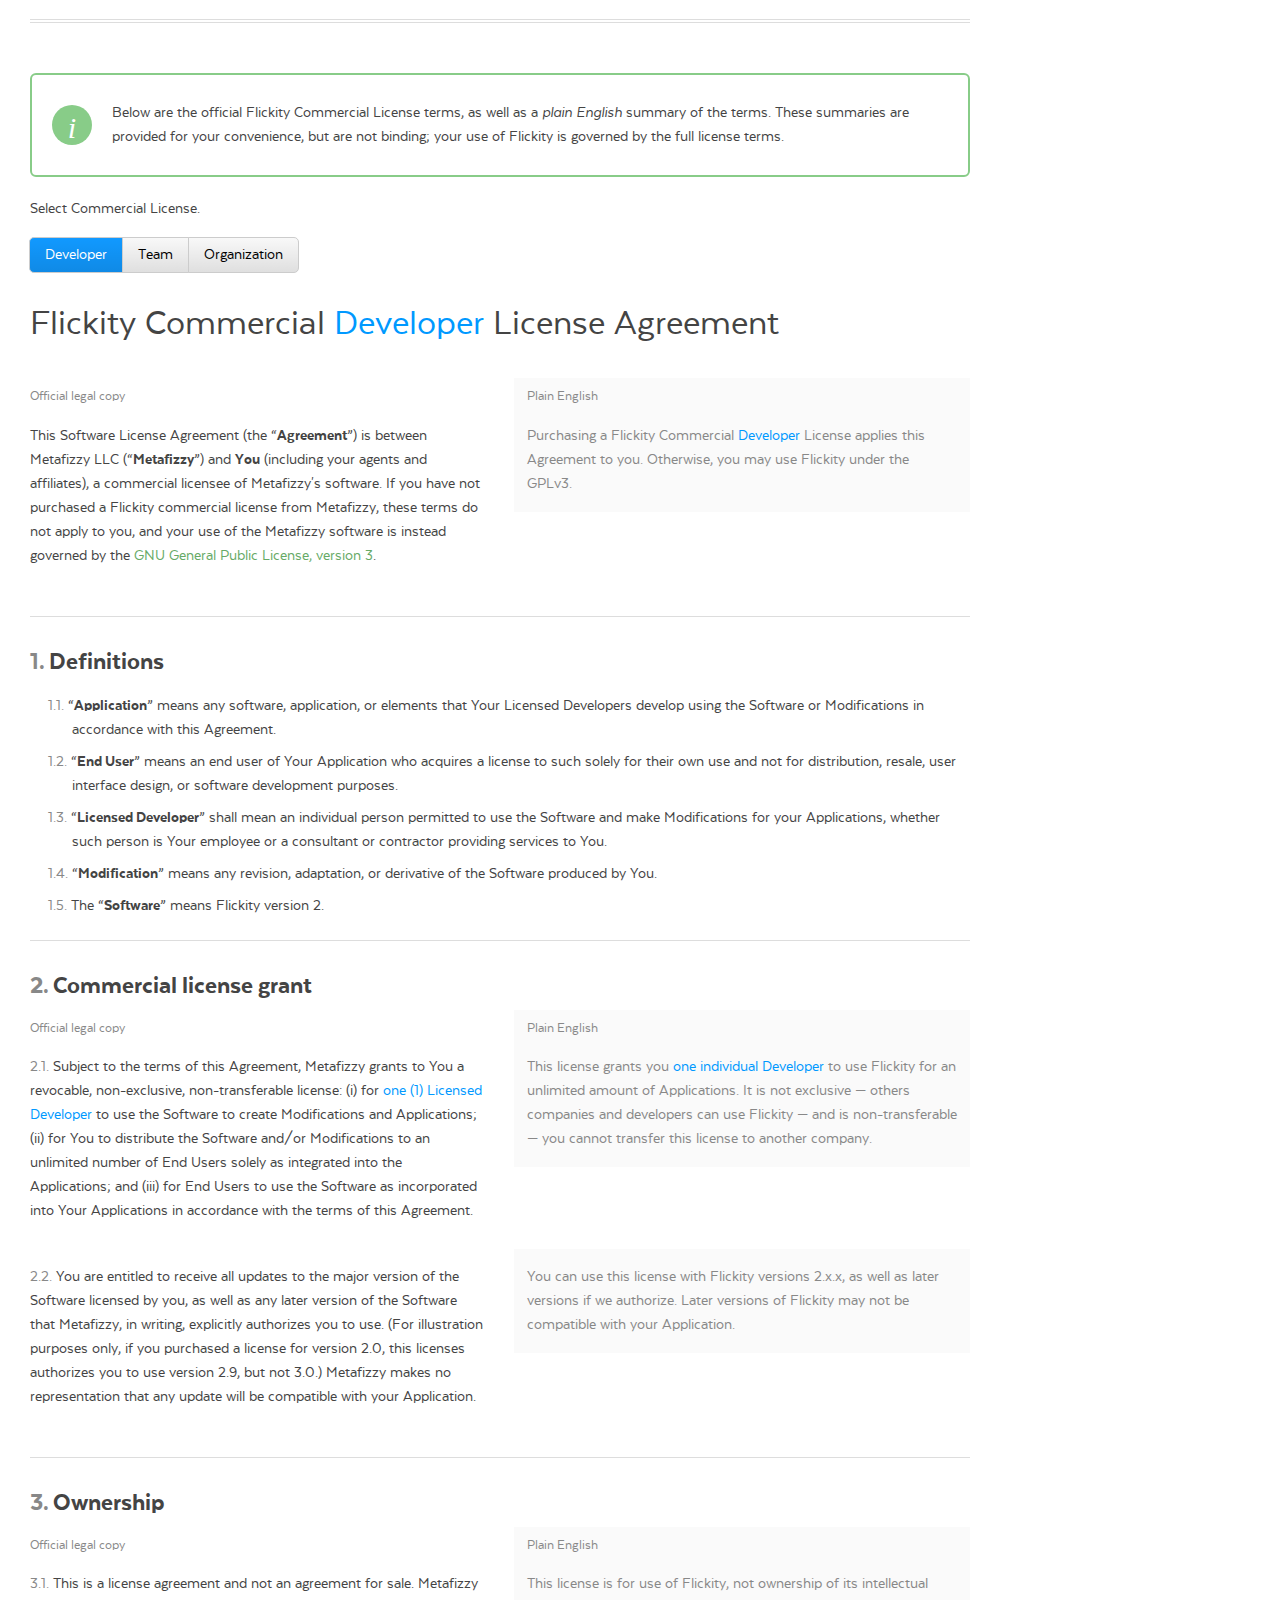
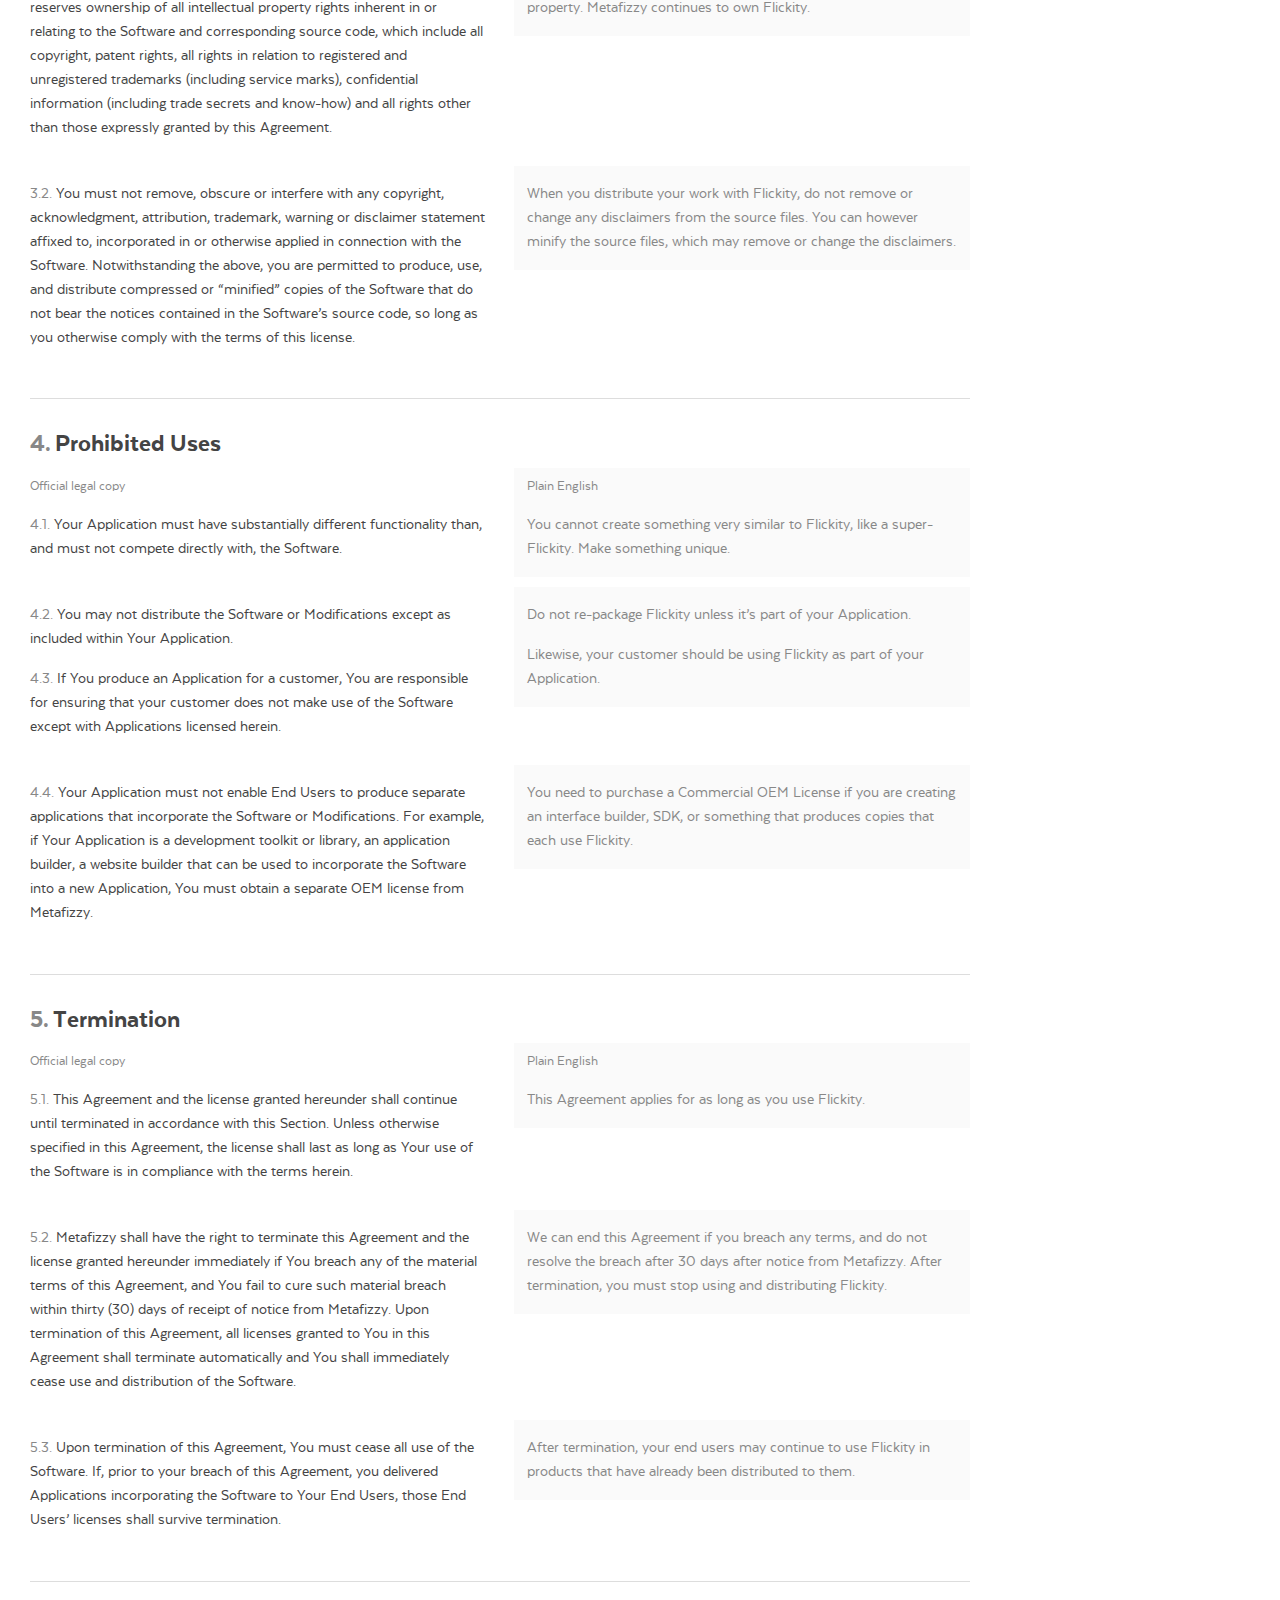
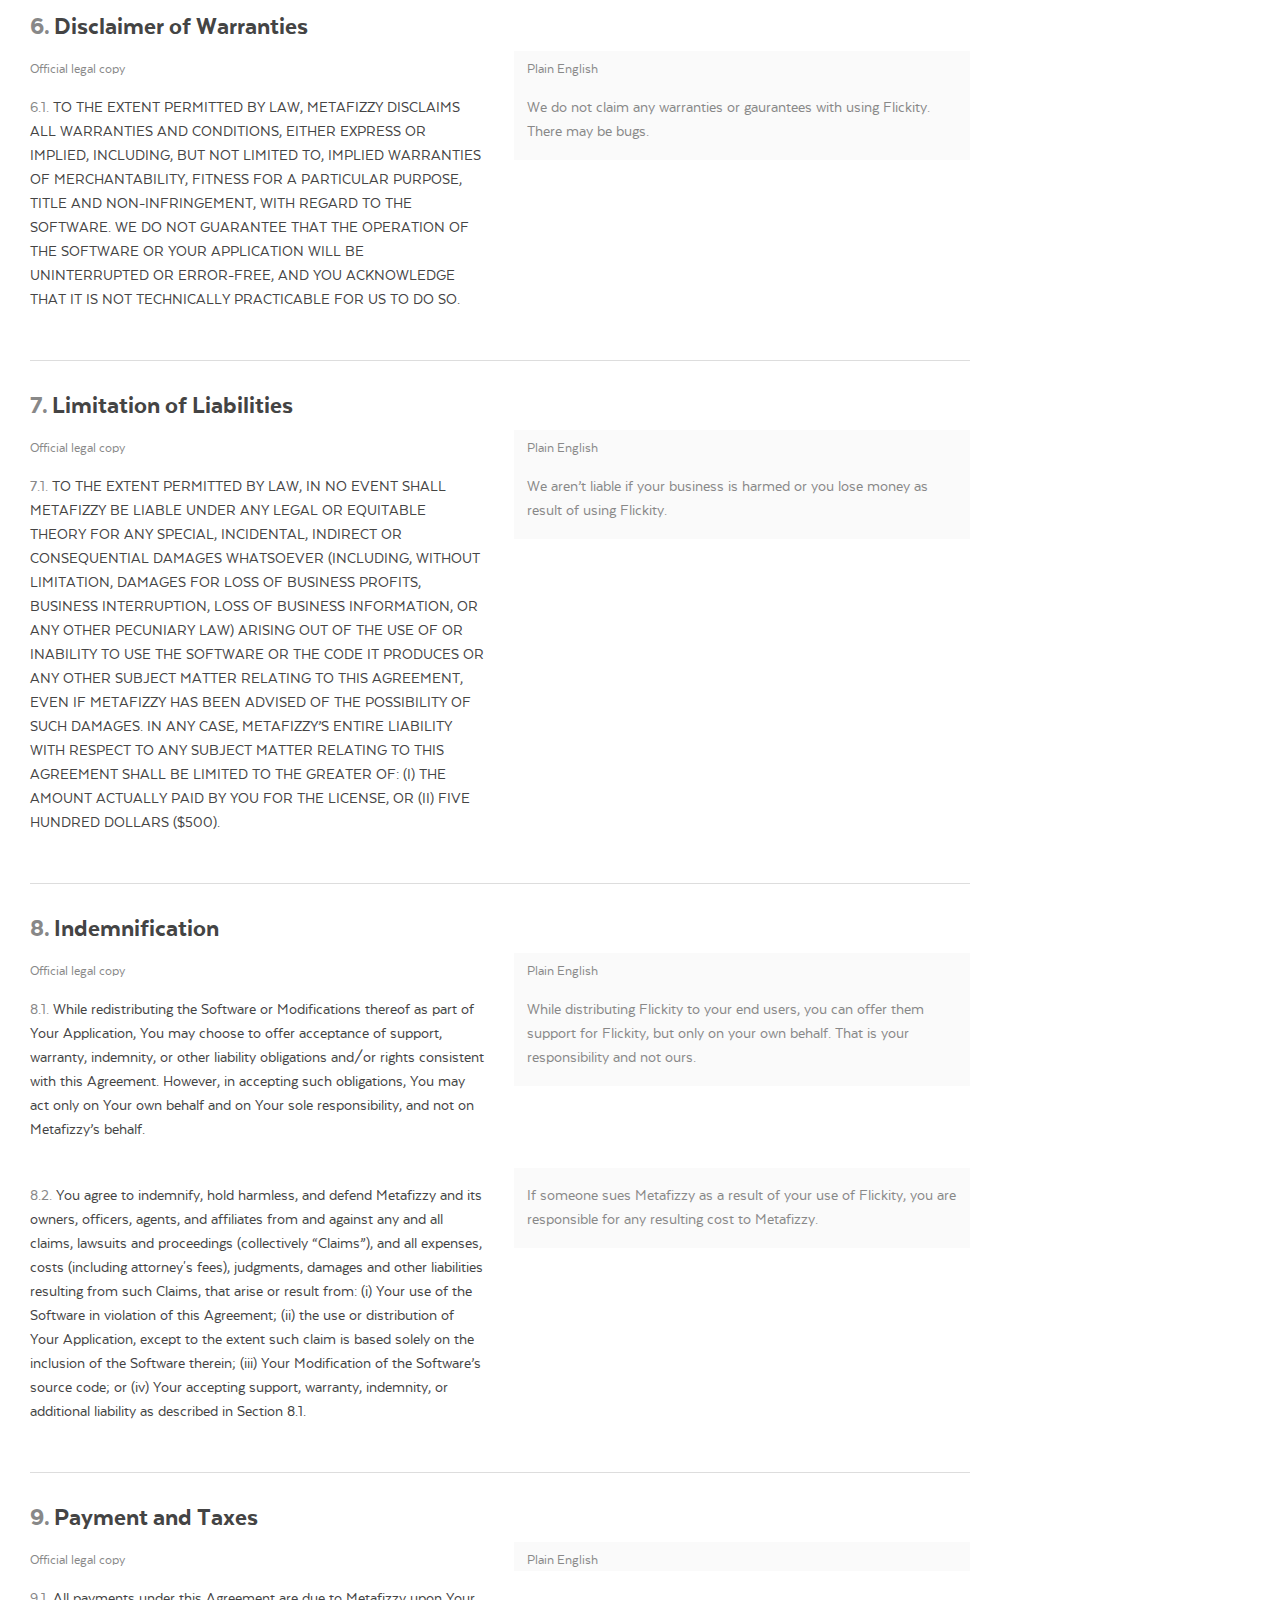
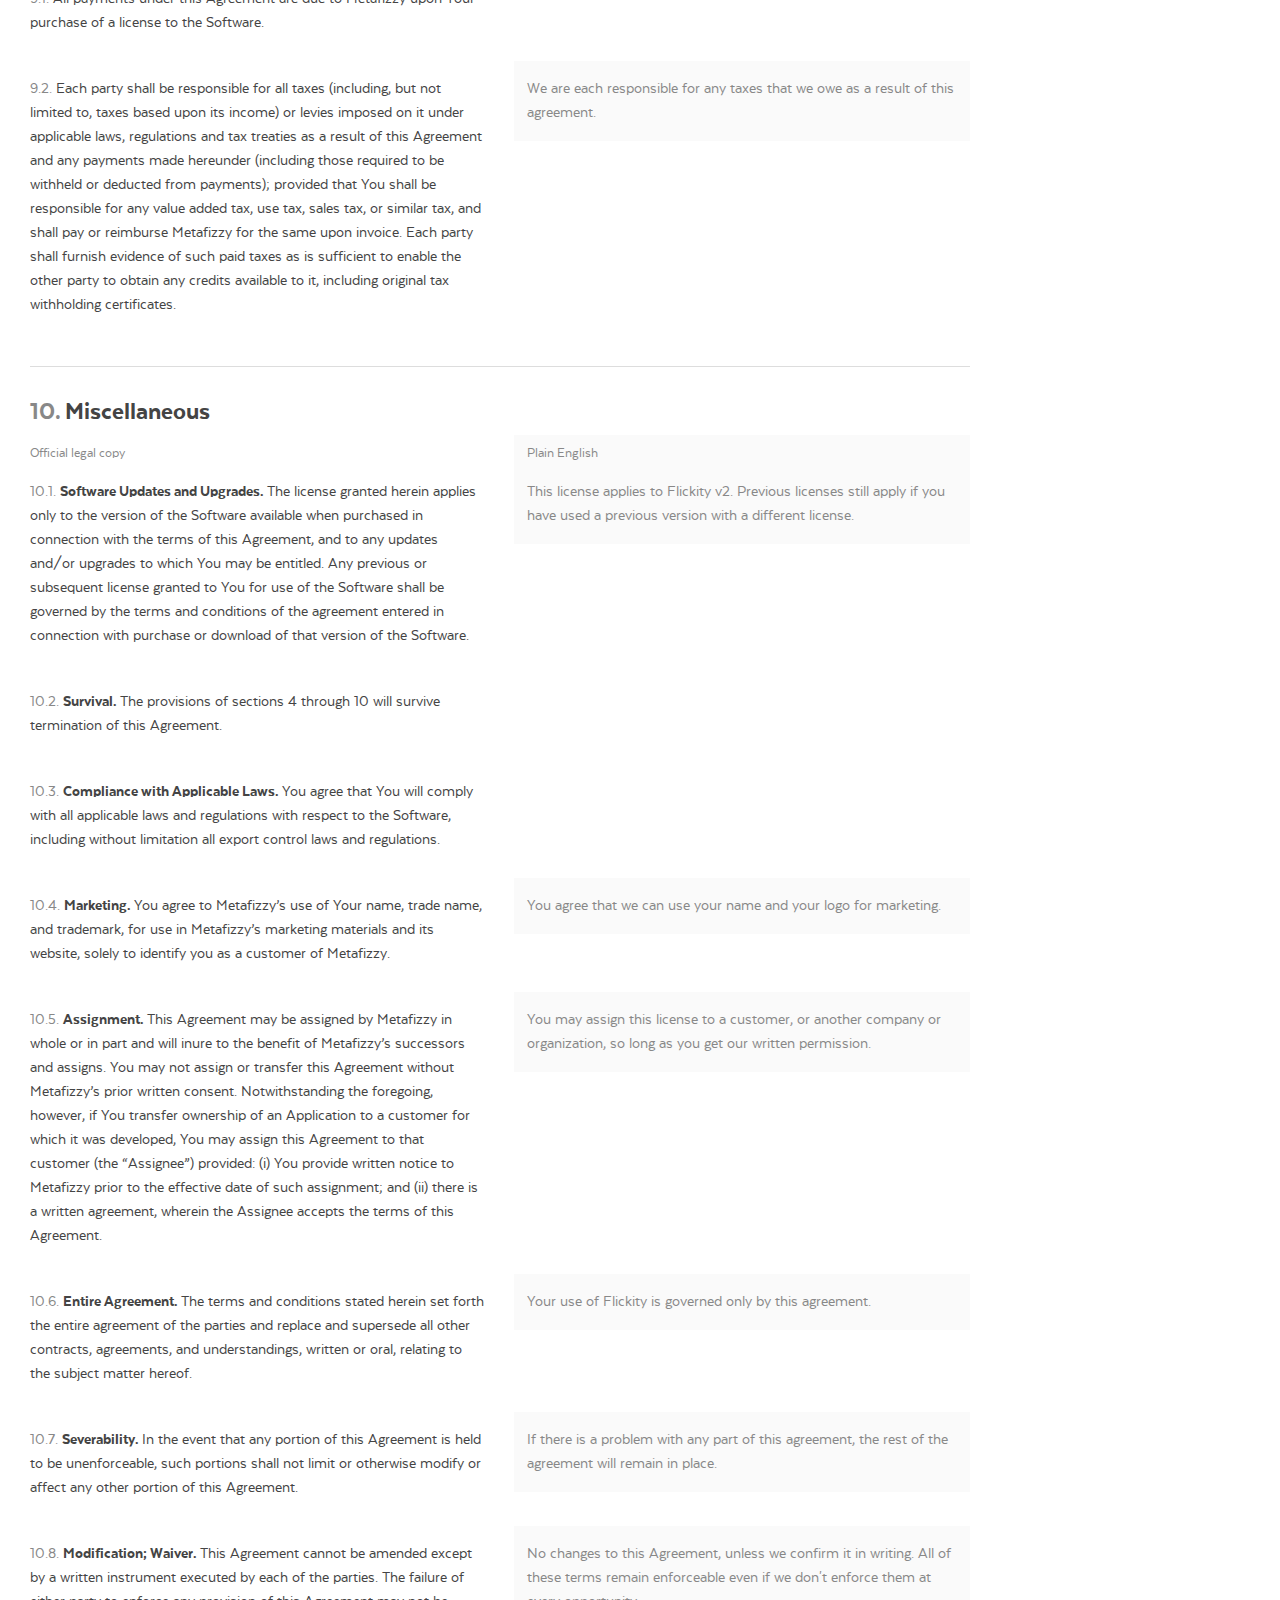
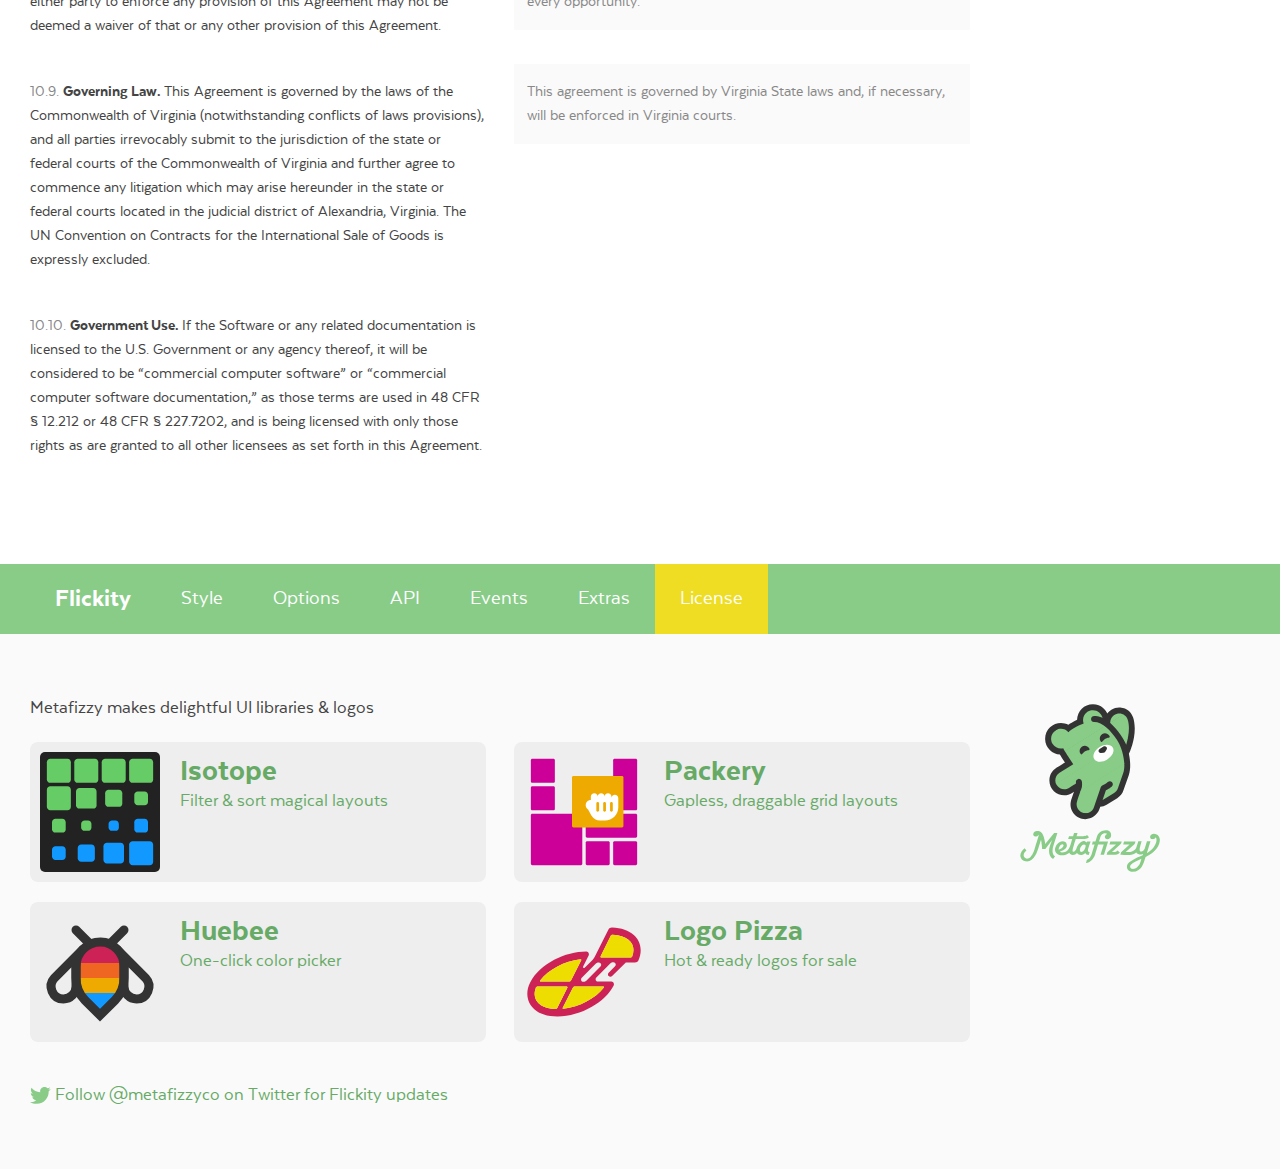
<file: jqueryplugins/plugins/flickity/flickity-docs/license.html>
<!doctype html>
<html lang="en" class="export">
<head>
  <meta charset="utf-8">
  <meta name="description" content="Touch, responsive, flickable carousels">
  <meta name="viewport" content="width=device-width">

  <title>Flickity &#xB7; License</title>

    <link rel="stylesheet" href="css/flickity-docs.css" media="screen">

</head>
<body class="page--license">

<nav class="site-nav">
  <div class="container">
    <ul class="site-nav__list">
      <li class="site-nav__item site-nav__item--homepage"><a href=".">Flickity</a></li>
      <li class="site-nav__item site-nav__item--style"><a href="style.html">Style</a></li>
      <li class="site-nav__item site-nav__item--options"><a href="options.html">Options</a></li>
      <li class="site-nav__item site-nav__item--api"><a href="api.html">API</a></li>
      <li class="site-nav__item site-nav__item--events"><a href="events.html">Events</a></li>
      <li class="site-nav__item site-nav__item--extras"><a href="extras.html">Extras</a></li>
      <li class="site-nav__item site-nav__item--license"><a href="license.html">License</a></li>
    </ul>
  </div>
</nav>


<div class="main">
  <div class="container">
      <h1 class="page-title">License</h1>


    <ul class="page-nav" data-js="page-nav">
<li class="page-nav__item page-nav__item--h2"><a href="#flickity-licenses">Flickity licenses</a></li>
<li class="page-nav__item page-nav__item--h3"><a href="#open-source-license">Open source license</a></li>
<li class="page-nav__item page-nav__item--h3"><a href="#commercial-license">Commercial license</a></li>
<li class="page-nav__item page-nav__item--h3"><a href="#purchasing-a-commercial-license">Purchasing a commercial license</a></li>
<li class="page-nav__item page-nav__item--h3"><a href="#commercial-oem-license">Commercial OEM license</a></li>
<li class="page-nav__item page-nav__item--h2"><a href="#flickity-commercial-license-agreement">Flickity Commercial License&#xA0;Agreement</a></li>
<li class="page-nav__item page-nav__item--h3"><a href="#definitions">Definitions</a></li>
<li class="page-nav__item page-nav__item--h3"><a href="#commercial-license-grant">Commercial license grant</a></li>
<li class="page-nav__item page-nav__item--h3"><a href="#ownership">Ownership</a></li>
<li class="page-nav__item page-nav__item--h3"><a href="#prohibited-uses">Prohibited Uses</a></li>
<li class="page-nav__item page-nav__item--h3"><a href="#termination">Termination</a></li>
<li class="page-nav__item page-nav__item--h3"><a href="#disclaimer-of-warranties">Disclaimer of Warranties</a></li>
<li class="page-nav__item page-nav__item--h3"><a href="#limitation-of-liabilities">Limitation of Liabilities</a></li>
<li class="page-nav__item page-nav__item--h3"><a href="#indemnification">Indemnification</a></li>
<li class="page-nav__item page-nav__item--h3"><a href="#payment-and-taxes">Payment and Taxes</a></li>
<li class="page-nav__item page-nav__item--h3"><a href="#miscellaneous">Miscellaneous</a></li>
</ul>


<h2 id="flickity-licenses">Flickity licenses</h2>

<p>Flickity has three kinds of licenses: open-source, commercial, and OEM.</p>


<h3 id="open-source-license">Open source license</h3>

<p>The open source license is designed for you to use Flickity to build open source and personal projects. The Flickity open source license is <a href="https://www.gnu.org/licenses/gpl-3.0.html">GPLv3</a>. The GPLv3 has many terms, but the most important is how <a href="https://www.gnu.org/licenses/gpl-3.0.html#section5">it is <em>sticky</em> when you distribute your work publicly</a>. From the <a href="https://www.gnu.org/licenses/gpl-faq.html#GPLRequireSourcePostedPublic">GPL FAQ</a>:</p>

<blockquote>
  <p>If you release the modified version to the public in some way, the GPL requires you to make the modified source code available to the program&apos;s users, under the GPL.</p>
</blockquote>

<p>Releasing your project that uses Flickity under the GPLv3, in turn, requires your project to be licensed under the GPLv3. If you are okay with this, feel free to use Flickity under the GPLv3, without purchasing a commercial license.</p>


<h3 id="commercial-license">Commercial license</h3>

<p>The commercial license is designed to for you to use Flickity in commercial products and applications, without the provisions of the GPLv3. With the commercial license, your code is kept propietary, to yourself. If you want to use Flickity to develop commercial sites, themes, projects, and applications, the commercial license is the appropriate license.</p>


<h3 id="purchasing-a-commercial-license">Purchasing a commercial license</h3>

<p>Purchasing takes a minute. Our purchasing form accepts credit cards or PayPal. Once purchased, you&#x2019;ll receive a commercial license PDF and you will be all set to use Flickity in your commercial applications. With the purchase of a commercial license:</p>

<ul>
  <li>You may use Flickity in as many commercial applications you like.</li>
  <li>You may use Flickity in your own commercial applications and products. For example: premium WordPress, Tumblr, or other CMS themes, plugins and templates.</li>
  <li>Customers and users of your products do not need to purchase their own license &#x2014; so long as they are not developing their own commercial products with Flickity.</li>
</ul>

<p>Commercial Licenses are priced per team member. A team member is someone on your team working on a project that uses Flickity.</p>

<div class="duo">
  <div class="duo__cell duo__cell--license-option">
    <p>The <strong>Flickity Commercial Developer License</strong> is for individual developers. Each individual developer or team member needs to purchase a separate license.</p>
  </div>
  <div class="duo__cell">
      <a class="buy-button" href="https://gum.co/flickity-dev">
        <span class="buy-button__project">Flickity Commercial</span>
        <span class="buy-button__title">Developer</span>
        <span class="buy-button__license">License</span>
        <span class="buy-button__for">for 1 developer</span>
        <span class="buy-button__price">
          <span class="buy-button__price__dollar">$</span><span class="buy-button__price__value">25</span>
        </span>
      </a>
  </div>
</div>

<div class="duo">
  <div class="duo__cell duo__cell--license-option">
    <p>The <strong>Flickity Commercial Team License</strong> is for up to 8 team members.</p>
  </div>
  <div class="duo__cell">
      <a class="buy-button" href="https://gum.co/flickity-team">
        <span class="buy-button__project">Flickity Commercial</span>
        <span class="buy-button__title">Team</span>
        <span class="buy-button__license">License</span>
        <span class="buy-button__for">for up to 8 developers</span>
        <span class="buy-button__price">
          <span class="buy-button__price__dollar">$</span><span class="buy-button__price__value">110</span>
        </span>
      </a>
  </div>
</div>

<div class="duo">
  <div class="duo__cell duo__cell--license-option">
    <p>The <strong>Flickity Commercial Organization License</strong> is for an unlimited number of team members. This license covers the entire team no matter how many people are working on it.</p>
  </div>
  <div class="duo__cell">
      <a class="buy-button" href="https://gum.co/flickity-org">
        <span class="buy-button__project">Flickity Commercial</span>
        <span class="buy-button__title">Organization</span>
        <span class="buy-button__license">License</span>
        <span class="buy-button__for">for Unlimited developers</span>
        <span class="buy-button__price">
          <span class="buy-button__price__dollar">$</span><span class="buy-button__price__value">320</span>
        </span>
      </a>
  </div>
</div>

<p>Read the <a href="#flickity-commercial-license-agreement">Flickity Commercial License Agreement</a> below for complete terms and details.</p>

<p>For any questions about licensing, contact us <a href="mailto:licensing@metafizzy.co">licensing@metafizzy.co</a>.</p>


<h3 id="commercial-oem-license">Commercial OEM license</h3>

<p>If you want to include Flickity as part of a commercial interface builder, SDK, or toolkit, choose the Commercial OEM license. Commercial OEM licenses are customized for each customer. Contact <a href="mailto:licensing@metafizzy.co">licensing@metafizzy.co</a>.</p>


<div class="commercial-license-agreement" data-js="commercial-license-agreement">

  <h2 id="flickity-commercial-license-agreement">Flickity Commercial License&#xA0;Agreement</h2>

  <div class="call-out call-out--chill">
    <p>Below are the official Flickity Commercial License terms, as well as a <em>plain English</em> summary of the terms. These summaries are provided for your convenience, but are not binding; your use of Flickity is governed by the full license terms.</p>
  </div>

  <p>Select Commercial License.</p>

  <div class="button-group button-row">
    <button class="button button--developer is-selected" data-license-option="developer">Developer</button>
    <button class="button button--team" data-license-option="team">Team</button>
    <button class="button button--organization" data-license-option="organization">Organization</button>
  </div>

  <div class="duo duo--legal duo--legal--first">
    <div class="duo__cell duo--legal__official">
      <p id="agreement-p1">This Software License Agreement (the &#x201C;<strong>Agreement</strong>&#x201D;) is between Metafizzy LLC (&#x201C;<strong>Metafizzy</strong>&#x201D;) and <strong>You</strong> (including your agents and affiliates), a commercial licensee of Metafizzy&apos;s software. If you have not purchased a Flickity commercial license from Metafizzy, these terms do not apply to you, and your use of the Metafizzy software is instead governed by the <a href="https://www.gnu.org/licenses/gpl-3.0.html">GNU General Public License, version 3</a>.</p>
    </div>
    <div class="duo__cell duo--legal__plain">
      <p>Purchasing a Flickity Commercial <span data-license-property="title"></span> License applies this Agreement to you. Otherwise, you may use Flickity under the GPLv3.</p>
    </div>
  </div>

  <h3 id="definitions">Definitions</h3>

  <ol class="cla__definitions-list">
    <li>&#x201C;<strong>Application</strong>&#x201D; means any software, application, or elements that Your Licensed Developers develop using the Software or Modifications in accordance with this Agreement.</li>
    <li>&#x201C;<strong>End User</strong>&#x201D; means an end user of Your Application who acquires a license to such solely for their own use and not for distribution, resale, user interface design, or software development purposes.</li>
    <li>&#x201C;<strong>Licensed Developer</strong>&#x201D; shall mean an individual person permitted to use the Software and make Modifications for your Applications, whether such person is Your employee or a consultant or contractor providing services to You. </li>
    <li>&#x201C;<strong>Modification</strong>&#x201D; means any revision, adaptation, or derivative of the Software produced by You.</li>
    <li>The &#x201C;<strong>Software</strong>&#x201D; means Flickity version 2.</li>
  </ol>

  <h3 id="commercial-license-grant">Commercial license grant</h3>

  <div class="duo duo--legal duo--legal--first">
    <div class="duo__cell duo--legal__official">
      <p id="grant-p1" class="cla__part">Subject to the terms of this Agreement, Metafizzy grants to You a revocable, non-exclusive, non-transferable license: (i) for <span data-license-property="for-official">one (1) Licensed Developer</span> to use the Software to create Modifications and Applications; (ii) for You to distribute the Software and/or Modifications to an unlimited number of End Users solely as integrated into the Applications; and (iii) for End Users to use the Software as incorporated into Your Applications in accordance with the terms of this Agreement.</p>
    </div>
    <div class="duo__cell duo--legal__plain">
      <p>This license grants you <span data-license-property="for-plain">one individual Developer</span> to use Flickity for an unlimited amount of Applications. It is not exclusive &#x2014; others companies and developers can use Flickity &#x2014; and is non-transferable &#x2014; you cannot transfer this license to another company.</p>
    </div>
  </div>

  <div class="duo duo--legal">
    <div class="duo__cell duo--legal__official">
      <p id="grant-p2" class="cla__part">You are entitled to receive all updates to the major version of the Software licensed by you, as well as any later version of the Software that Metafizzy, in writing, explicitly authorizes you to use. (For illustration purposes only, if you purchased a license for version 2.0, this licenses authorizes you to use version 2.9, but not 3.0.) Metafizzy makes no representation that any update will be compatible with your Application.</p>
    </div>
    <div class="duo__cell duo--legal__plain">
      <p>You can use this license with Flickity versions 2.x.x, as well as later versions if we authorize. Later versions of Flickity may not be compatible with your Application.</p>
    </div>
  </div>

  <h3 id="ownership">Ownership</h3>

  <div class="duo duo--legal duo--legal--first">
    <div class="duo__cell duo--legal__official">
      <p id="ownership-p1" class="cla__part">This is a license agreement and not an agreement for sale. Metafizzy reserves ownership of all intellectual property rights inherent in or relating to the Software and corresponding source code, which include all copyright, patent rights, all rights in relation to registered and unregistered trademarks (including service marks), confidential information (including trade secrets and know-how) and all rights other than those expressly granted by this Agreement.</p>
    </div>
    <div class="duo__cell duo--legal__plain">
      <p>This license is for use of Flickity, not ownership of its intellectual property. Metafizzy continues to own Flickity.</p>
    </div>
  </div>

  <div class="duo duo--legal">
    <div class="duo__cell duo--legal__official">
      <p id="ownership-p2" class="cla__part">You must not remove, obscure or interfere with any copyright, acknowledgment, attribution, trademark, warning or disclaimer statement affixed to, incorporated in or otherwise applied in connection with the Software. Notwithstanding the above, you are permitted to produce, use, and distribute compressed or &#x201C;minified&#x201D; copies of the Software that do not bear the notices contained in the Software&#x2019;s source code, so long as you otherwise comply with the terms of this license.</p>
    </div>
    <div class="duo__cell duo--legal__plain">
      <p>When you distribute your work with Flickity, do not remove or change any disclaimers from the source files. You can however minify the source files, which may remove or change the disclaimers.</p>
    </div>
  </div>

  <h3 id="prohibited-uses">Prohibited Uses</h3>

  <div class="duo duo--legal duo--legal--first">
    <div class="duo__cell duo--legal__official">
      <p id="prohibited-p1" class="cla__part">Your Application must have substantially different functionality than, and must not compete directly with, the Software.</p>
    </div>
    <div class="duo__cell duo--legal__plain">
      <p>You cannot create something very similar to Flickity, like a super-Flickity. Make something unique.</p>
    </div>
  </div>

  <div class="duo duo--legal">
    <div class="duo__cell duo--legal__official">
      <p id="prohibited-p2" class="cla__part">You may not distribute the Software or Modifications except as included within Your Application.</p> 
      <p id="prohibited-p3" class="cla__part">If You produce an Application for a customer, You are responsible for ensuring that your customer does not make use of the Software except with Applications licensed herein.</p>
    </div>
    <div class="duo__cell duo--legal__plain">
      <p>Do not re-package Flickity unless it&#x2019;s part of your Application.</p>
      <p>Likewise, your customer should be using Flickity as part of your Application.</p>
    </div>
  </div>

  <div class="duo duo--legal">
    <div class="duo__cell duo--legal__official">
      <p id="prohibited-p4" class="cla__part">Your Application must not enable End Users to produce separate applications that incorporate the Software or Modifications. For example, if Your Application is a development toolkit or library, an application builder, a website builder that can be used to incorporate the Software into a new Application, You must obtain a separate OEM license from Metafizzy.</p>
    </div>
    <div class="duo__cell duo--legal__plain">
      <p>You need to purchase a Commercial OEM License if you are creating an interface builder, SDK, or something that produces copies that each use Flickity.</p>
    </div>
  </div>

  <h3 id="termination">Termination</h3>

  <div class="duo duo--legal  duo--legal--first">
    <div class="duo__cell duo--legal__official">
      <p id="termination-p1" class="cla__part">This Agreement and the license granted hereunder shall continue until terminated in accordance with this Section. Unless otherwise specified in this Agreement, the license shall last as long as Your use of the Software is in compliance with the terms herein. </p>
    </div>
    <div class="duo__cell duo--legal__plain">
      <p>This Agreement applies for as long as you use Flickity.</p>
    </div>
  </div>

  <div class="duo duo--legal">
    <div class="duo__cell duo--legal__official">
      <p id="termination-p2" class="cla__part">Metafizzy shall have the right to terminate this Agreement and the license granted hereunder immediately if You breach any of the material terms of this Agreement, and You fail to cure such material breach within thirty (30) days of receipt of notice from Metafizzy. Upon termination of this Agreement, all licenses granted to You in this Agreement shall terminate automatically and You shall immediately cease use and distribution of the Software.</p>
    </div>
    <div class="duo__cell duo--legal__plain">
      <p>We can end this Agreement if you breach any terms, and do not resolve the breach after 30 days after notice from Metafizzy. After termination, you must stop using and distributing Flickity.</p>
    </div>
  </div>

  <div class="duo duo--legal">
    <div class="duo__cell duo--legal__official">
      <p id="termination-p3" class="cla__part">Upon termination of this Agreement, You must cease all use of the Software. If, prior to your breach of this Agreement, you delivered Applications incorporating the Software to Your End Users, those End Users&#x2019; licenses shall survive termination.</p>
    </div>
    <div class="duo__cell duo--legal__plain">
      <p>After termination, your end users may continue to use Flickity in products that have already been distributed to them.</p>
    </div>
  </div>

  <h3 id="disclaimer-of-warranties">Disclaimer of Warranties</h3>

  <div class="duo duo--legal duo--legal--first">
    <div class="duo__cell duo--legal__official">
      <p class="cla__part">TO THE EXTENT PERMITTED BY LAW, METAFIZZY DISCLAIMS ALL WARRANTIES AND CONDITIONS, EITHER EXPRESS OR IMPLIED, INCLUDING, BUT NOT LIMITED TO, IMPLIED WARRANTIES OF MERCHANTABILITY, FITNESS FOR A PARTICULAR PURPOSE, TITLE AND NON-INFRINGEMENT, WITH REGARD TO THE SOFTWARE. WE DO NOT GUARANTEE THAT THE OPERATION OF THE SOFTWARE OR YOUR APPLICATION WILL BE UNINTERRUPTED OR ERROR-FREE, AND YOU ACKNOWLEDGE THAT IT IS NOT TECHNICALLY PRACTICABLE FOR US TO DO SO.</p>
    </div>
    <div class="duo__cell duo--legal__plain">
      <p>We do not claim any warranties or gaurantees with using Flickity. There may be bugs.</p>
    </div>
  </div>

  <h3 id="limitation-of-liabilities">Limitation of Liabilities</h3>

  <div class="duo duo--legal duo--legal--first">
    <div class="duo__cell duo--legal__official">
      <p class="cla__part">TO THE EXTENT PERMITTED BY LAW, IN NO EVENT SHALL METAFIZZY BE LIABLE UNDER ANY LEGAL OR EQUITABLE THEORY FOR ANY SPECIAL, INCIDENTAL, INDIRECT OR CONSEQUENTIAL DAMAGES WHATSOEVER (INCLUDING, WITHOUT LIMITATION, DAMAGES FOR LOSS OF BUSINESS PROFITS, BUSINESS INTERRUPTION, LOSS OF BUSINESS INFORMATION, OR ANY OTHER PECUNIARY LAW) ARISING OUT OF THE USE OF OR INABILITY TO USE THE SOFTWARE OR THE CODE IT PRODUCES OR ANY OTHER SUBJECT MATTER RELATING TO THIS AGREEMENT, EVEN IF METAFIZZY HAS BEEN ADVISED OF THE POSSIBILITY OF SUCH DAMAGES. IN ANY CASE, METAFIZZY&#x2019;S ENTIRE LIABILITY WITH RESPECT TO ANY SUBJECT MATTER RELATING TO THIS AGREEMENT SHALL BE LIMITED TO THE GREATER OF: (I) THE AMOUNT ACTUALLY PAID BY YOU FOR THE LICENSE, OR (II) FIVE HUNDRED DOLLARS ($500).</p>
    </div>
    <div class="duo__cell duo--legal__plain">
      <p>We aren&#x2019;t liable if your business is harmed or you lose money as
  result of using Flickity.</p>
    </div>
  </div>

  <h3 id="indemnification">Indemnification</h3>

  <div class="duo duo--legal duo--legal--first">
    <div class="duo__cell duo--legal__official">
      <p class="cla__part">While redistributing the Software or Modifications thereof as part of Your Application, You may choose to offer acceptance of support, warranty, indemnity, or other liability obligations and/or rights consistent with this Agreement. However, in accepting such obligations, You may act only on Your own behalf and on Your sole responsibility, and not on Metafizzy&#x2019;s behalf. </p>
    </div>
    <div class="duo__cell duo--legal__plain">
      <p>While distributing Flickity to your end users, you can offer them support for Flickity, but only on your own behalf. That is your responsibility and not ours.</p>
    </div>
  </div>

  <div class="duo duo--legal">
    <div class="duo__cell duo--legal__official">
      <p class="cla__part">You agree to indemnify, hold harmless, and defend Metafizzy and its owners, officers, agents, and affiliates from and against any and all claims, lawsuits and proceedings (collectively &#x201C;Claims&#x201D;), and all expenses, costs (including attorney&apos;s fees), judgments, damages and other liabilities resulting from such Claims, that arise or result from: (i) Your use of the Software in violation of this Agreement; (ii) the use or distribution of Your Application, except to the extent such claim is based solely on the inclusion of the Software therein; (iii) Your Modification of the Software&#x2019;s source code; or (iv) Your accepting support, warranty, indemnity, or additional liability as described in Section 8.1.</p>
    </div>
    <div class="duo__cell duo--legal__plain">
      <p>If someone sues Metafizzy as a result of your use of Flickity, you are responsible for any resulting cost to Metafizzy.</p>
    </div>
  </div>

  <h3 id="payment-and-taxes">Payment and Taxes</h3>

  <div class="duo duo--legal duo--legal--first">
    <div class="duo__cell duo--legal__official">
      <p class="cla__part">All payments under this Agreement are due to Metafizzy upon Your purchase of a license to the Software.</p>
    </div>
    <div class="duo__cell duo--legal__plain">
    </div>
  </div>

  <div class="duo duo--legal">
    <div class="duo__cell duo--legal__official">
      <p class="cla__part">Each party shall be responsible for all taxes (including, but not limited to, taxes based upon its income) or levies imposed on it under applicable laws, regulations and tax treaties as a result of this Agreement and any payments made hereunder (including those required to be withheld or deducted from payments); provided that You shall be responsible for any value added tax, use tax, sales tax, or similar tax,  and shall pay or reimburse Metafizzy for the same upon invoice. Each party shall furnish evidence of such paid taxes as is sufficient to enable the other party to obtain any credits available to it, including original tax withholding certificates.</p>
    </div>
    <div class="duo__cell duo--legal__plain">
      <p>We are each responsible for any taxes that we owe as a result of this agreement.</p>
    </div>
  </div>

  <h3 id="miscellaneous">Miscellaneous</h3>

  <div class="duo duo--legal duo--legal--first">
    <div class="duo__cell duo--legal__official">
      <p class="cla__part"><strong>Software Updates and Upgrades.</strong> The license granted herein applies only to the version of the Software available when purchased in connection with the terms of this Agreement, and to any updates and/or upgrades to which You may be entitled. Any previous or subsequent license granted to You for use of the Software shall be governed by the terms and conditions of the agreement entered in connection with purchase or download of that version of the Software.</p>
    </div>
    <div class="duo__cell duo--legal__plain">
      <p>This license applies to Flickity v2. Previous licenses still apply if you have used a previous version with a different license.</p>
    </div>
  </div>

  <div class="duo duo--legal">
    <div class="duo__cell duo--legal__official">
      <p class="cla__part"><strong>Survival.</strong> The provisions of sections 4 through 10 will survive termination of this Agreement.</p>
    </div>
    <div class="duo__cell duo--legal__plain">
    </div>
  </div>

  <div class="duo duo--legal">
    <div class="duo__cell duo--legal__official">
      <p class="cla__part"><strong>Compliance with Applicable Laws.</strong> You agree that You will comply with all applicable laws and regulations with respect to the Software, including without limitation all export control laws and regulations.</p>
    </div>
    <div class="duo__cell duo--legal__plain">
    </div>
  </div>

  <div class="duo duo--legal">
    <div class="duo__cell duo--legal__official">
      <p class="cla__part"><strong>Marketing.</strong> You agree to Metafizzy&#x2019;s use of Your name, trade name, and trademark, for use in Metafizzy&#x2019;s marketing materials and its website, solely to identify you as a customer of Metafizzy.</p>
    </div>
    <div class="duo__cell duo--legal__plain">
      <p>You agree that we can use your name and your logo for marketing.</p>
    </div>
  </div>

  <div class="duo duo--legal">
    <div class="duo__cell duo--legal__official">
      <p class="cla__part"><strong>Assignment.</strong> This Agreement may be assigned by Metafizzy in whole or in part and will inure to the benefit of Metafizzy&#x2019;s successors and assigns. You may not assign or transfer this Agreement without Metafizzy&#x2019;s prior written consent. Notwithstanding the foregoing, however, if You transfer ownership of an Application to a customer for which it was developed, You may assign this Agreement to that customer (the &#x201C;Assignee&#x201D;) provided: (i) You provide written notice to Metafizzy prior to the effective date of such assignment; and (ii) there is a written agreement, wherein the Assignee accepts the terms of this Agreement.</p>
    </div>
    <div class="duo__cell duo--legal__plain">
      <p>You may assign this license to a customer, or another company or organization, so long as you get our written permission.</p>
    </div>
  </div>

  <div class="duo duo--legal">
    <div class="duo__cell duo--legal__official">
      <p class="cla__part"><strong>Entire Agreement.</strong> The terms and conditions stated herein set forth the entire agreement of the parties and replace and supersede all other contracts, agreements, and understandings, written or oral, relating to the subject matter hereof.</p>
    </div>
    <div class="duo__cell duo--legal__plain">
      <p>Your use of Flickity is governed only by this agreement.</p>
    </div>
  </div>

  <div class="duo duo--legal">
    <div class="duo__cell duo--legal__official">
      <p class="cla__part"><strong>Severability.</strong> In the event that any portion of this Agreement is held to be unenforceable, such portions shall not limit or otherwise modify or affect any other portion of this Agreement.</p>
    </div>
    <div class="duo__cell duo--legal__plain">
      <p>If there is a problem with any part of this agreement, the rest of the agreement will remain in place.</p>
    </div>
  </div>

  <div class="duo duo--legal">
    <div class="duo__cell duo--legal__official">
      <p class="cla__part"><strong>Modification; Waiver.</strong> This Agreement cannot be amended except by a written instrument executed by each of the parties. The failure of either party to enforce any provision of this Agreement may not be deemed a waiver of that or any other provision of this Agreement.</p>
    </div>
    <div class="duo__cell duo--legal__plain">
      <p>No changes to this Agreement, unless we confirm it in writing. All of these terms remain enforceable even if we don&apos;t enforce them at every opportunity.</p>
    </div>
  </div>

  <div class="duo duo--legal">
    <div class="duo__cell duo--legal__official">
      <p class="cla__part"><strong>Governing Law.</strong> This Agreement is governed by the laws of the Commonwealth of Virginia (notwithstanding conflicts of laws provisions), and all parties irrevocably submit to the jurisdiction of the state or federal courts of the Commonwealth of Virginia and further agree to commence any litigation which may arise hereunder in the state or federal courts located in the judicial district of Alexandria, Virginia. The UN Convention on Contracts for the International Sale of Goods is expressly excluded.</p>
    </div>
    <div class="duo__cell duo--legal__plain">
      <p>This agreement is governed by Virginia State laws and, if necessary, will be enforced in Virginia courts.</p>
    </div>
  </div>

  <div class="duo duo--legal">
    <div class="duo__cell duo--legal__official">
      <p class="cla__part"><strong>Government Use.</strong> If the Software or any related documentation is licensed to the U.S. Government or any agency thereof, it will be considered to be &#x201C;commercial computer software&#x201D; or &#x201C;commercial computer software documentation,&#x201D; as those terms are used in 48 CFR &#xA7; 12.212 or 48 CFR &#xA7; 227.7202, and is being licensed with only those rights as are granted to all other licensees as set forth in this Agreement.</p>
    </div>
    <div class="duo__cell duo--legal__plain">
    </div>
  </div>

</div> 

  </div>
</div>

<nav class="site-nav">
  <div class="container">
    <ul class="site-nav__list">
      <li class="site-nav__item site-nav__item--homepage"><a href=".">Flickity</a></li>
      <li class="site-nav__item site-nav__item--style"><a href="style.html">Style</a></li>
      <li class="site-nav__item site-nav__item--options"><a href="options.html">Options</a></li>
      <li class="site-nav__item site-nav__item--api"><a href="api.html">API</a></li>
      <li class="site-nav__item site-nav__item--events"><a href="events.html">Events</a></li>
      <li class="site-nav__item site-nav__item--extras"><a href="extras.html">Extras</a></li>
      <li class="site-nav__item site-nav__item--license"><a href="license.html">License</a></li>
    </ul>
  </div>
</nav>

<footer class="site-footer">

  <div class="container">

    <p class="site-footer__copy">Metafizzy makes delightful UI libraries &amp; logos</p>

    <div class="showcase">
    
      <ul class="showcase-item-list">
          <li class="showcase-item">
            <a class="showcase-item__link" href="http://isotope.metafizzy.co">
              <div class="showcase-item__image">
                  <svg class="isotope-illo" xmlns="http://www.w3.org/2000/svg" viewbox="0 0 350 350" width="100" height="100">
                    <path class="isotope-illo__color1" fill="#6C6" d="M80 170H30c-6 0-10-5-10-10v-50c0-6 5-10 10-10h50c6 0 10 5 10 10v50C90 166 86 170 80 170z"/>
                    <path class="isotope-illo__color1" fill="#6C6" d="M80 90H30c-6 0-10-5-10-10V30c0-6 5-10 10-10h50c6 0 10 5 10 10v50C90 86 86 90 80 90z"/>
                    <path class="isotope-illo__color1" fill="#6C6" d="M160 90h-50c-6 0-10-5-10-10V30c0-6 5-10 10-10h50c6 0 10 5 10 10v50C170 86 166 90 160 90z"/>
                    <path class="isotope-illo__color1" fill="#6C6" d="M240 90h-50c-6 0-10-5-10-10V30c0-6 5-10 10-10h50c6 0 10 5 10 10v50C250 86 246 90 240 90z"/>
                    <path class="isotope-illo__color1" fill="#6C6" d="M320 90h-50c-6 0-10-5-10-10V30c0-6 5-10 10-10h50c6 0 10 5 10 10v50C330 86 326 90 320 90z"/>
                    <path class="isotope-illo__color1" fill="#6C6" d="M155 165h-40c-6 0-10-5-10-10v-40c0-6 5-10 10-10h40c6 0 10 5 10 10v40 C165 161 161 165 155 165z"/>
                    <path class="isotope-illo__color1" fill="#6C6" d="M230 160h-30c-6 0-10-5-10-10v-30c0-6 5-10 10-10h30c6 0 10 5 10 10v30 C240 156 236 160 230 160z"/>
                    <path class="isotope-illo__color1" fill="#6C6" d="M305 155h-20c-6 0-10-5-10-10v-20c0-6 5-10 10-10h20c6 0 10 5 10 10v20 C315 151 311 155 305 155z"/>
                    <path class="isotope-illo__color1" fill="#6C6" d="M65 235H45c-6 0-10-5-10-10v-20c0-6 5-10 10-10h20c6 0 10 5 10 10v20C75 231 71 235 65 235z"/>
                    <path class="isotope-illo__color1" fill="#6C6" d="M140 230h-10c-6 0-10-5-10-10v-10c0-6 5-10 10-10h10c6 0 10 5 10 10v10 C150 226 146 230 140 230z"/>
                    <path class="isotope-illo__color2" fill="#19F" d="M305 235h-20c-6 0-10-5-10-10v-20c0-6 5-10 10-10h20c6 0 10 5 10 10v20 C315 231 311 235 305 235z"/>
                    <path class="isotope-illo__color2" fill="#19F" d="M65 315H45c-6 0-10-5-10-10v-20c0-6 5-10 10-10h20c6 0 10 5 10 10v20C75 311 71 315 65 315z"/>
                    <path class="isotope-illo__color2" fill="#19F" d="M150 320h-30c-6 0-10-5-10-10v-30c0-6 5-10 10-10h30c6 0 10 5 10 10v30 C160 316 156 320 150 320z"/>
                    <path class="isotope-illo__color2" fill="#19F" d="M220 230h-10c-6 0-10-5-10-10v-10c0-6 5-10 10-10h10c6 0 10 5 10 10v10 C230 226 226 230 220 230z"/>
                    <path class="isotope-illo__color2" fill="#19F" d="M235 325h-40c-6 0-10-5-10-10v-40c0-6 5-10 10-10h40c6 0 10 5 10 10v40 C245 321 241 325 235 325z"/>
                    <path class="isotope-illo__color2" fill="#19F" d="M320 330h-50c-6 0-10-5-10-10v-50c0-6 5-10 10-10h50c6 0 10 5 10 10v50 C330 326 326 330 320 330z"/>
                  </svg>
              </div>
              <div class="showcase-item__text">
                <h3 class="showcase-item__title">Isotope</h3>
                <p class="showcase-item__description">Filter &amp; sort magical layouts</p>
              </div>
            </a>
          </li>
    
    
          <li class="showcase-item">
            <a class="showcase-item__link" href="http://packery.metafizzy.co">
              <div class="showcase-item__image">
                  <svg class="packery-illo" xmlns="http://www.w3.org/2000/svg" viewbox="0 0 700 700" width="100" height="100">
                    <path class="packery-illo__item" fill="#C09" d="M172 180H48c-4 0-8-4-8-8V48c0-4 4-8 8-8h124c4 0 8 4 8 8v124C180 176 176 180 172 180z"/>
                    <path class="packery-illo__item" fill="#C09" d="M172 340H48c-4 0-8-4-8-8V208c0-4 4-8 8-8h124c4 0 8 4 8 8v124C180 336 176 340 172 340z"/>
                    <path class="packery-illo__item" fill="#C09" d="M492 660H368c-4 0-8-4-8-8V528c0-4 4-8 8-8h124c4 0 8 4 8 8v124C500 656 496 660 492 660z"/>
                    <path class="packery-illo__item" fill="#C09" d="M652 660H528c-4 0-8-4-8-8V528c0-4 4-8 8-8h124c4 0 8 4 8 8v124C660 656 656 660 652 660z"/>
                    <path class="packery-illo__item" fill="#C09" d="M652 500H368c-4 0-8-4-8-8V368c0-4 4-8 8-8h284c4 0 8 4 8 8v124C660 496 656 500 652 500z"/>
                    <path class="packery-illo__item" fill="#C09" d="M332 660H48c-4 0-8-4-8-8V368c0-4 4-8 8-8h284c4 0 8 4 8 8v284C340 656 336 660 332 660z"/>
                    <path class="packery-illo__item" fill="#C09" d="M652 340H528c-4 0-8-4-8-8V48c0-4 4-8 8-8h124c4 0 8 4 8 8v284C660 336 656 340 652 340z"/>
                    <path class="packery-illo__draggie" fill="#EA0" d="M572 440H288c-4 0-8-4-8-8V148c0-4 4-8 8-8h284c4 0 8 4 8 8v284C580 436 576 440 572 440z"/>
                    <g>
                      <path class="packery-illo__hand" fill="white" d="M530 250c-11 0-20 9-20 20v-10c0-11-9-20-20-20s-20 9-20 20c0-11-9-20-20-20s-20 9-20 20c0-11-9-20-20-20
                        s-20 9-20 20v20c-17 0-30 13-30 30c0 11 6 20 14 25l19 35c10 18 30 30 51 30h28
                        c43 0 78-35 78-78V270C550 259 541 250 530 250z"/>
                      <line class="packery-illo__hand-line" stroke="#EA0" fill="none" stroke-width="16" stroke-linecap="round" x1="430" y1="300" x2="430" y2="340"/>
                      <line class="packery-illo__hand-line" stroke="#EA0" fill="none" stroke-width="16" stroke-linecap="round" x1="470" y1="300" x2="470" y2="340"/>
                      <line class="packery-illo__hand-line" stroke="#EA0" fill="none" stroke-width="16" stroke-linecap="round" x1="510" y1="300" x2="510" y2="340"/>
                    </g>
                  </svg>
              </div>
              <div class="showcase-item__text">
                <h3 class="showcase-item__title">Packery</h3>
                <p class="showcase-item__description">Gapless, draggable grid layouts</p>
              </div>
            </a>
          </li>
    
          <li class="showcase-item">
            <a class="showcase-item__link" href="http://huebee.buzz">
              <div class="showcase-item__image">
                  <svg class="huebee-illo" xmlns="http://www.w3.org/2000/svg" viewbox="0 0 200 200" width="100" height="100">
                    <polygon class="huebee-illo__stripe4" fill="#19F" points="100,170 65,135 135,135 "/>
                    <rect class="huebee-illo__stripe3" fill="#EA0" x="65" y="110" width="70" height="25"/>
                    <rect class="huebee-illo__stripe2" fill="#E62" x="65" y="85" width="70" height="25"/>
                    <polygon class="huebee-illo__stripe1" fill="#C25" points="135,85 65,85 65,70 80,55 120,55 135,70 "/>
                    <path class="huebee-illo__line" stroke="#333" fill="none" stroke-width="15" d="M140 90c0-22-18-40-39-40C78 50 60 68 60 91V110c0 14 5 27 15 37
                      l25 25l25-25c10-10 15-23 15-37V90z"/>
                    <path class="huebee-illo__line" stroke="#333" fill="none" stroke-width="15" d="M60 74v50c0 11-9 21-21 21h0c-18 0-27-22-15-35L60 74z"/>
                    <path class="huebee-illo__line" stroke="#333" fill="none" stroke-width="15" d="M140 74v50c0 11 9 21 21 21h0c18 0 27-22 15-35L140 74z"/>
                    <line class="huebee-illo__line huebee-illo__antenna" stroke="#333" fill="none" stroke-width="15" stroke-linecap="round" x1="60" y1="30" x2="80" y2="50"/>
                    <line class="huebee-illo__line huebee-illo__antenna" stroke="#333" fill="none" stroke-width="15" stroke-linecap="round" x1="140" y1="30" x2="120" y2="50"/>
                  </svg>
              </div>
              <div class="showcase-item__text">
                <h3 class="showcase-item__title">Huebee</h3>
                <p class="showcase-item__description">One-click color picker</p>
              </div>
            </a>
          </li>
    
          <li class="showcase-item">
            <a class="showcase-item__link" href="http://logo.pizza">
              <div class="showcase-item__image">
                  <svg class="logo-pizza-illo" xmlns="http://www.w3.org/2000/svg" viewbox="0 0 700 700" width="100" height="100">
                    <path class="logo-pizza-illo__outline" fill="#C25" d="M513 91c-9-0-17 5-21 12l-80 160c-3 5-6 10-11 15l-47 47
                      c-5 5-12-1-9-7l32-64c5-11-2-23-14-23h-0c-121 0-268 70-327 180
                      C-9 497 35 609 196 609c138 0 279-85 327-180v0c5-11-2-23-14-23h-77c-13 0-19-15-10-24
                      l81-81c5-5 11-8 18-8l0 0c13 0 19 15 10 24L494 354c-6 6-6 14 0 20c3 3 6 4 10 4
                      c4 0 7-1 10-4l80-80h53c9 0 17-5 21-13C707 190 656 97 513 91z M334 281l-59 117
                      c-2 5-7 8-13 8H97c-4 0-6-4-3-7c49-64 143-114 236-124C333 275 335 278 334 281z
                       M70 441c2-4 6-7 10-7h168c4 0 7 4 5 8l-59 118c-2 4-6 6-11 6
                      C106 565 38 521 70 441z M466 441c-49 64-143 114-236 124c-3 0-6-3-4-6l59-117
                      c2-5 7-8 13-8h166C466 434 468 438 466 441z M446 318l-81 81c-5 5-11 8-18 8l0 0
                      c-13 0-19-15-10-24l81-81c5-5 11-8 18-8l0 0C449 294 455 309 446 318z M447 258L506 139
                      c2-4 6-7 11-6c101 7 140 60 114 126c-2 4-6 7-10 7H452C448 266 445 262 447 258z"/>
                    <path class="logo-pizza-illo__slice" fill="#ED0" d="M334 281l-59 117c-2 5-7 8-13 8H97c-4 0-6-4-3-7
                      c49-64 143-114 236-124C333 275 335 278 334 281z"/>
                    <path class="logo-pizza-illo__slice" fill="#ED0" d="M70 441c2-4 6-7 10-7h168c4 0 7 4 5 8l-59 118c-2 4-6 6-11 6
                      C106 565 38 521 70 441z"/>
                    <path class="logo-pizza-illo__slice" fill="#ED0" d="M466 441c-49 64-143 114-236 124c-3 0-6-3-4-6l59-117
                      c2-5 7-8 13-8h166C466 434 468 438 466 441z"/>
                    <path class="logo-pizza-illo__slice" fill="#ED0" d="M447 258L506 139c2-4 6-7 11-6c101 7 140 60 114 126c-2 4-6 7-10 7H452
                      C448 266 445 262 447 258z"/>
                  </svg>
              </div>
              <div class="showcase-item__text">
                <h3 class="showcase-item__title">Logo Pizza</h3>
                <p class="showcase-item__description">Hot &amp; ready logos for sale</p>
              </div>
            </a>
          </li>
    
      </ul> 
    
    </div>

    <p class="site-footer__copy">
      <a href="https://twitter.com/metafizzyco">
        <svg class="twitter-logo" xmlns="http://www.w3.org/2000/svg" viewbox="0 0 512 512" width="30" height="30">
          <path d="M512 97c-19 8-39 14-60 16 22-13 38-34 46-58-20 12-43 21-67 25-19-19-46-32-77-32-58 0-117 52-102 129-87-4-165-46-216-110-24 40-19 107 32 140-17 0-33-5-48-13v1c0 51 36 93 84 103-15 4-34 5-47 2 13 42 52 72 98 73-47 36-96 49-155 44 46 30 102 47 161 47 197 0 306-168 299-312 20-15 38-34 52-55z"/>
        </svg>
        Follow @metafizzyco on Twitter for Flickity updates
      </a>
    </p>

    <div class="metafizzy-brand">
      <a class="metafizzy-brand__link" href="http://metafizzy.co">
        <svg class="metafizzy-logo" xmlns="http://www.w3.org/2000/svg" viewbox="0 0 780 1000" width="78" height="100">
          <path class="metafizzy-logo__outline" fill="#333" d="M642 31c-49 0-85 29-102 51C528 55 490 2 415 2
            c-76 0-134 59-137 135c-18 7-62 34-75 43c-20-10-42-16-65-16h0c-68 0-137 53-137 139
            c0 78 67 133 128 135c11 19 26 42 44 69c1-1-74 46-74 46c-29 19-61 53-61 110
            c0 75 62 128 129 128c24 0 48-7 68-20l16-10l-23 66C199 917 267 998 350 998
            c54 0 104-35 122-87l7-20c19-2 37-8 55-18l92-57c25-16 45-39 54-68l46-131
            c19-54 14-125 1-185c8-16 51-112 51-220C779 58 695 31 642 31z"/>
          <clippath id="metafizzy-logo__body">
            <path d="M566 164c-2-34 19-67 54-78c41-13 84 9 97 50c21 67 7 146-13 218
              C688 310 631 222 566 164z M626 314C567 227 500 155 424 156c-14 0-25-13-25-27
              c1-14 13-25 27-25c42 1 71 15 73 16l0 0C489 70 426 33 371 66c-36 22-50 65-36 103
              c-37 11-108 52-132 75c-27-31-73-39-109-17c-41 25-53 78-29 118c20 32 58 47 93 39
              c15 30 44 74 87 138l-119 74c-36 23-48 71-25 107c25 39 74 45 107 25
              c23-14 61-38 61-38c-0-4-1-7-1-11c-2-14 7-27 21-30c14-2 27 7 30 21
              c5 29 1 52-3 62c0 0-22 61-38 111c-18 55 24 103 72 103c30 0 62-17 74-52l60-174
              c3-7 8-13 16-16c25-9 45-27 45-27c11-10 27-9 36 2c10 11 9 27-2 36
              c-1 1-22 20-51 33l-29 84l0 0c3-1 5-3 8-4l92-57c15-9 27-24 33-41l46-131
              C705 521 671 383 626 314z"/>
          </clippath>
          <g clip-path="url(#metafizzy-logo__body)">
            <polygon class="metafizzy-logo__stripe4" fill="#19F" points="1016 544 278 1018 174 837 911 373"/>
            <polygon class="metafizzy-logo__stripe3" fill="#EA0" points="822 435 174 843 85 695 822 232"/>
            <polygon class="metafizzy-logo__stripe2" fill="#E62" points="822 238 85 701 74 469 717 65"/>
            <polygon class="metafizzy-logo__stripe1" fill="#C25" points="717 70 -20 533 -20 299 612 -100"/>
          </g>
          <path class="metafizzy-logo__snout" fill="white" d="M474 373c-44 27-66 73-48 103c18 30 70 33 113 5
            c48-31 66-73 48-103C570 347 519 345 474 373z"/>
          <path class="metafizzy-logo__eyes-nose" fill="#333" d="M383 383c13 21-15 14-36 27s-28 41-40 20c-13-21-6-49 15-62
            C343 355 370 362 383 383z M497 260c-21 13-28 41-15 62c13 21 19-7 40-20s49-6 36-27
            S518 247 497 260z M467 416L467 416c4 6 11 10 18 9l22-2c6-1 12-4 15-9l12-19
            c4-6 4-14 0-20v0c-6-9-18-12-27-7l-34 21C464 395 461 407 467 416z"/>
        </svg>
        <svg class="metafizzy-wordmark" xmlns="http://www.w3.org/2000/svg" viewbox="0 0 1000 300" width="100" height="30">
          <path fill="#333" d="M491 121c3-9 13-39 13-39h-25c-1 2-2 5-3 8c-23-32-63 7-72 41
            c-4 10-12 25-23 25c-13 0 0-35 6-56c0 0 0-0 0-0c4-12 11-36 11-36s18 0 24 0
            c25 0 51 5 71-13l-14-15c-10 8-18 8-27 8c-13 0-48 0-48 0l7-23h-25l-7 23h-29l-6 21
            h29c0 0-4 14-6 19c-7 22-11 49-30 64c-14 10-38 17-53 7c19-8 51-21 51-45
            c0-13-8-29-28-29c-39 0-57 40-57 60c0 25 24 40 49 40c21 0 39-7 54-19c3 9 11 16 24 16
            c13 0 23-5 30-14c7 10 19 16 33 14c11-2 19-7 26-14c4 8 11 14 25 15l6-21
            C477 156 488 131 491 121z M277 132c3-10 13-33 29-29c5 1 6 7 4 12c-4 12-20 20-33 26
            C276 138 276 135 277 132z M443 156c-9 3-14-2-15-11c-3-19 25-60 42-33c0 0-2 8-4 14
            C463 138 454 152 443 156z M251 188l-15 19c-31-18-33-59-24-87c10-31 19-50 19-50
            l-50 65l-23-0c-1-18-4-50-8-65c0 0-9 30-14 45c-13 44-37 119-97 109
            c-18-3-33-16-36-34c-4-23 12-45 30-60l13 17c-14 11-29 33-13 50
            c13 14 31 6 42-5c23-22 29-56 38-86C121 82 135 35 135 35c0 0 0-0 0-0c-0-0-1-1-1-1
            C129 42 119 48 109 47c-11-1-17-11-14-21c3-10 14-18 25-18c15 0 23 1 34 12
            c14 13 23 50 26 80l64-79l23-0l-29 94C231 138 226 174 251 188z M649 48
            c-2 6-11 18-25 18c-14 0-20-11-17-21c3-8 9-14 17-16c-8-9-28-7-38 2
            c-9 8-12 20-15 31c-2 7-7 21-7 21h65l-29 94h-25l23-73h-40c0 0-14 48-22 72
            c-9 27-34 57-65 59L478 212c16-1 29-25 34-41c4-13 18-58 21-68c-6 0-13 0-19 0l6-21
            c5 0 12 0 19 0c4-12 7-24 11-36c8-25 33-45 63-45C642 1 656 22 649 48z M727 82
            h-82l-6 21h47l-62 56l-5 17c39 0 75 9 94-15l-16-14c-11 14-27 10-40 10L721 99L727 82z
             M999 70c0 38-27 89-102 123c-2 6-4 12-6 18c-7 24-23 88-86 88c-22 0-41-12-41-36
            c0-27 23-38 36-46c23-14 50-25 76-36c1-3 2-6 3-9c-4 2-9 3-13 3
            c-14 1-28-4-35-15c-11 8-23 14-35 17c-22 5-57-0-79-0l5-18l61-55h-46l6-21h82
            l-6 17l-64 58c11 0 22 0 33-1c14-1 31-10 41-26c3-5 16-50 16-50l24 0
            c0 0-6 22-11 38c-4 13-8 35 8 35c12 0 23-13 26-23c3-10 15-50 15-50l25 0l-26 85
            c72-42 76-101 64-115c-5 9-15 16-26 14c-11-1-17-11-14-21c3-10 14-18 25-18
            C988 26 999 53 999 70z M867 206c-5 2-10 5-15 7c-14 7-31 13-48 25
            c-10 7-23 19-15 32c6 11 24 9 34 5c13-6 26-19 32-32C860 232 864 219 867 206z"/>
        </svg>
      </a>
    </div>

  </div>

</footer>

  <script src="js/flickity-docs.min.js"></script>


</body>
</html>
</file>
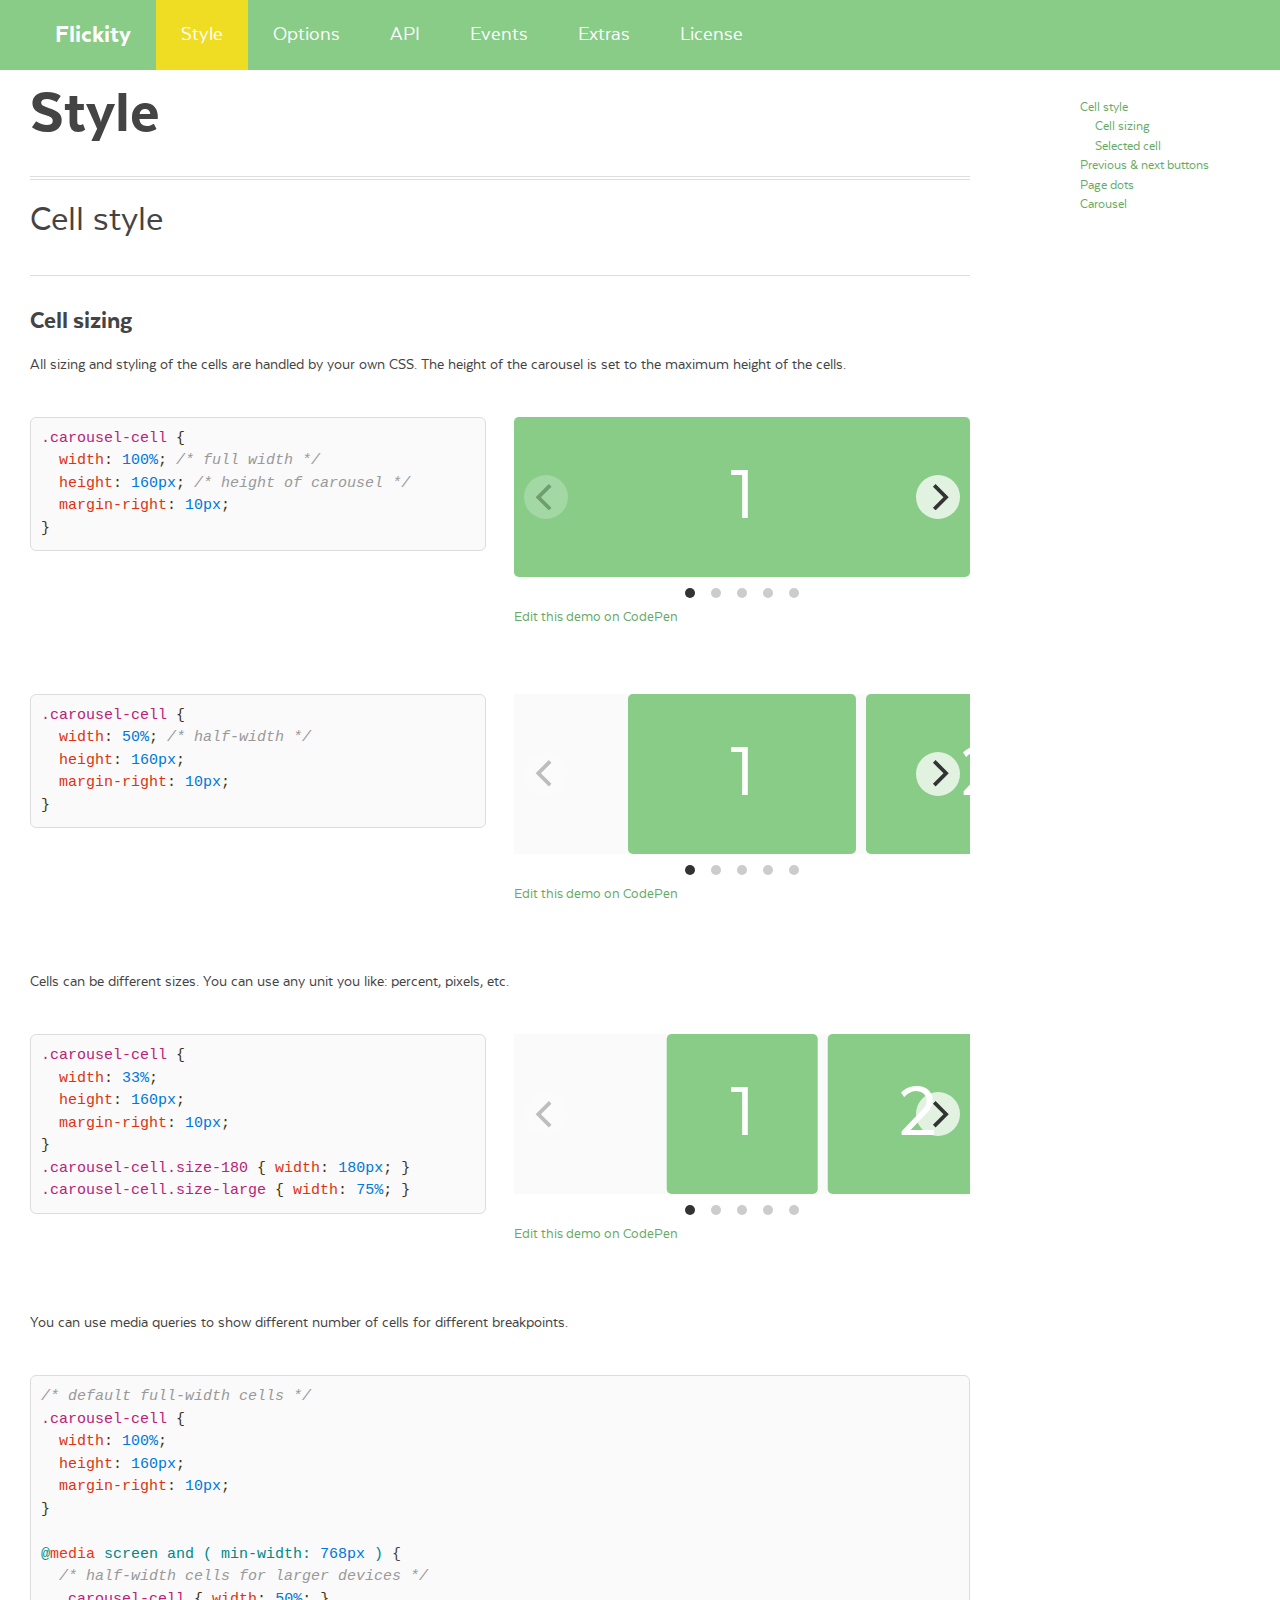
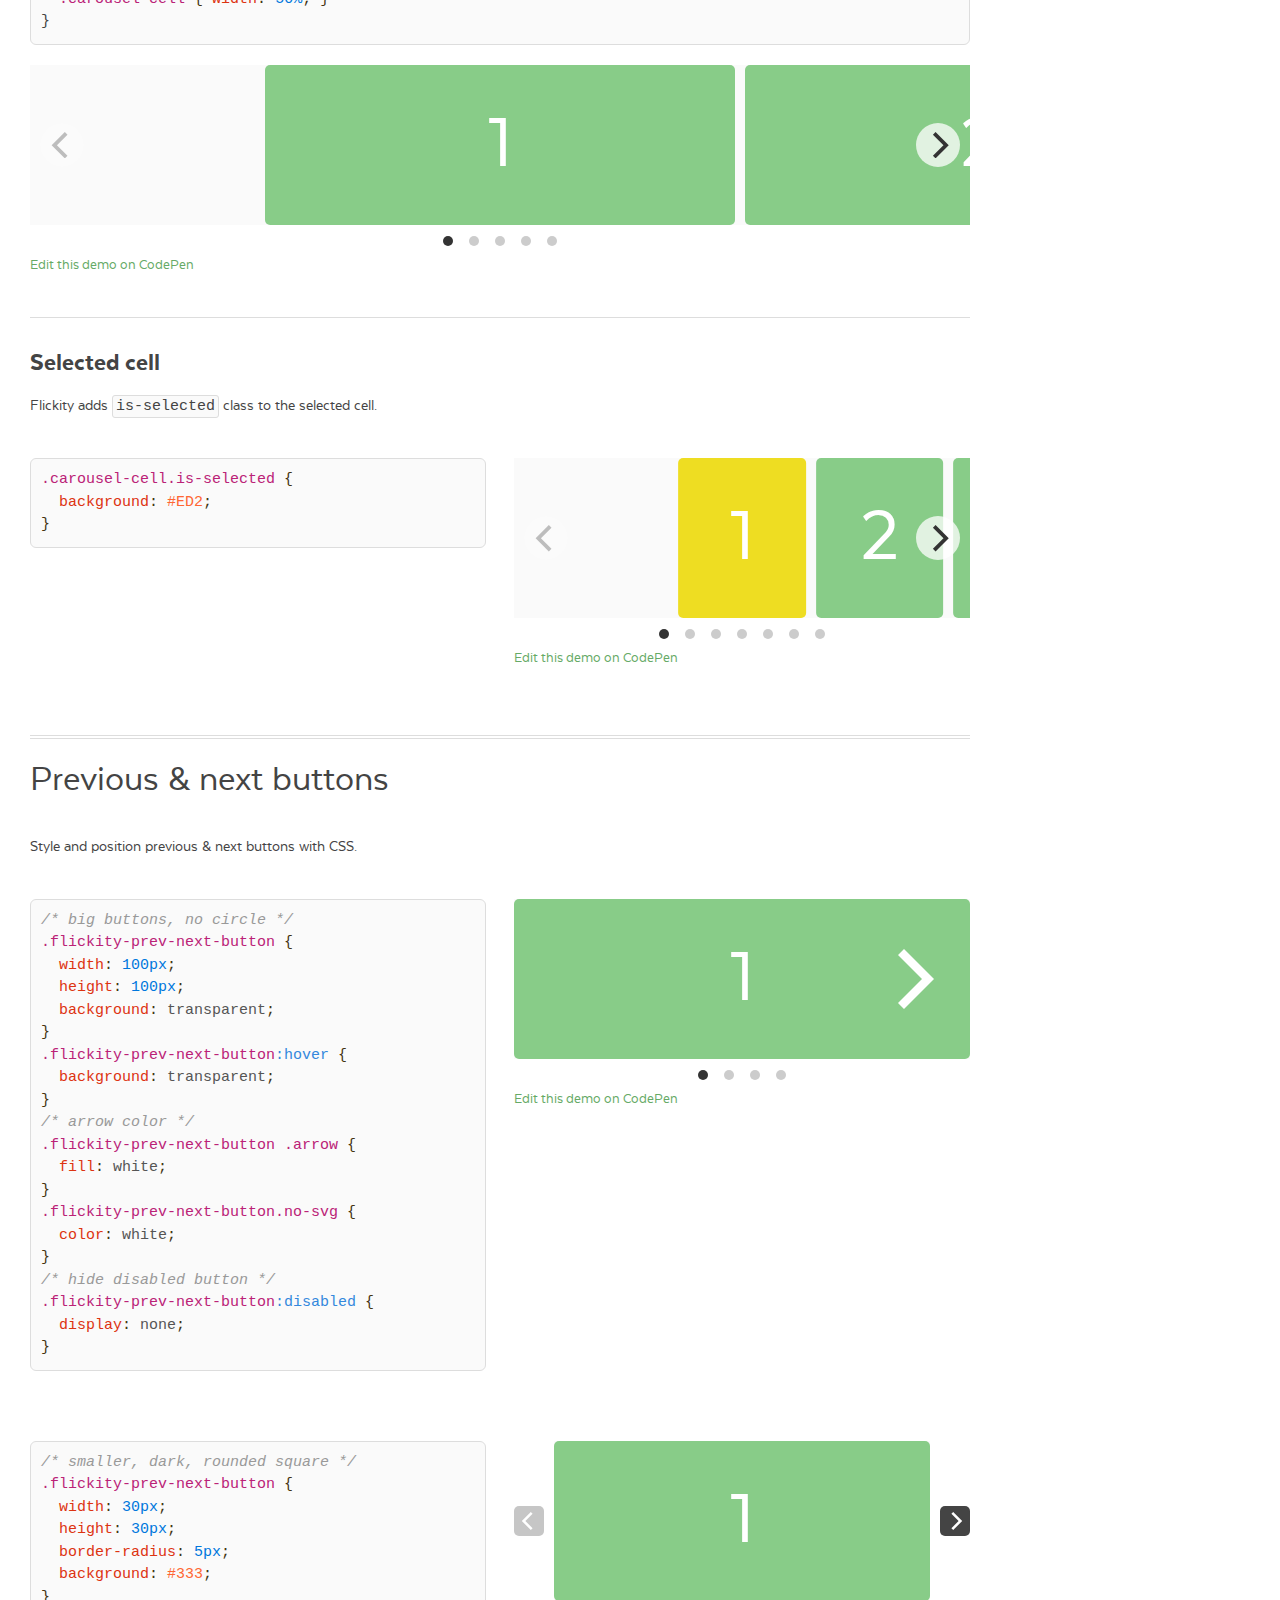
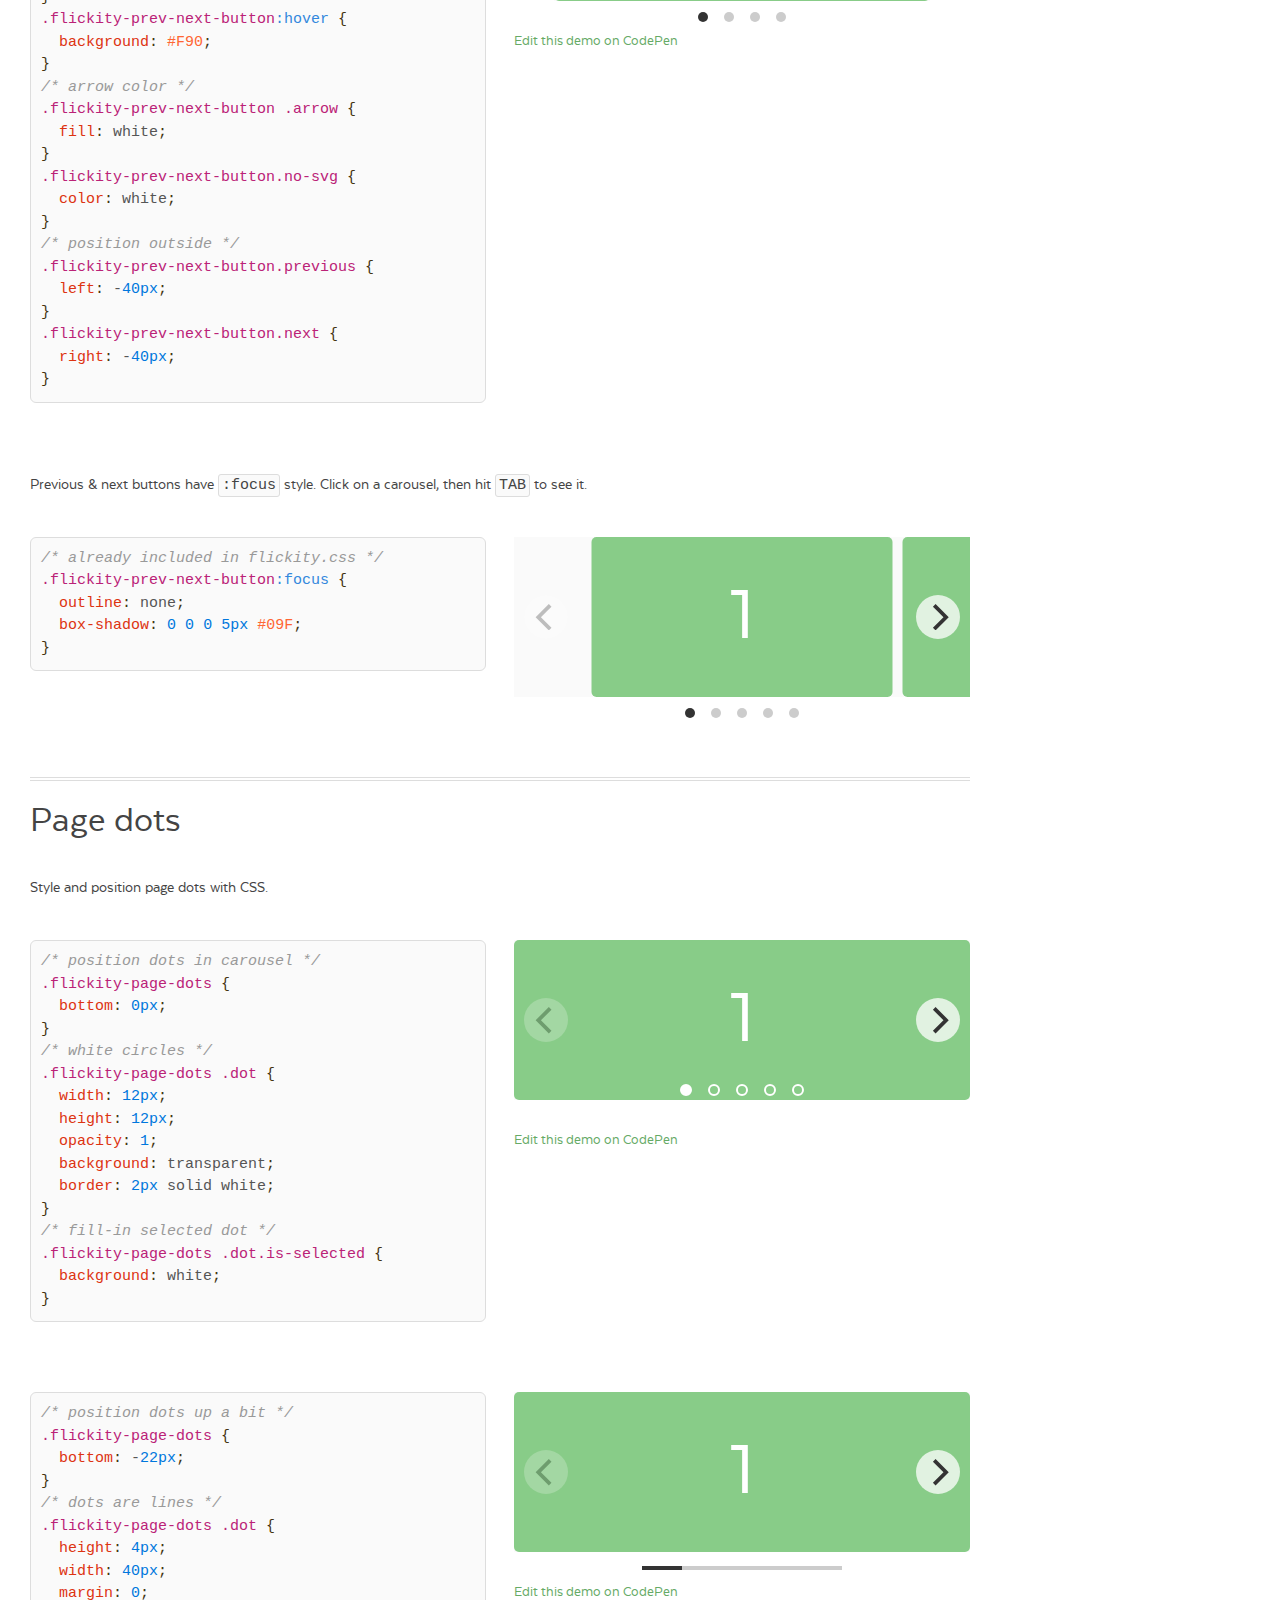
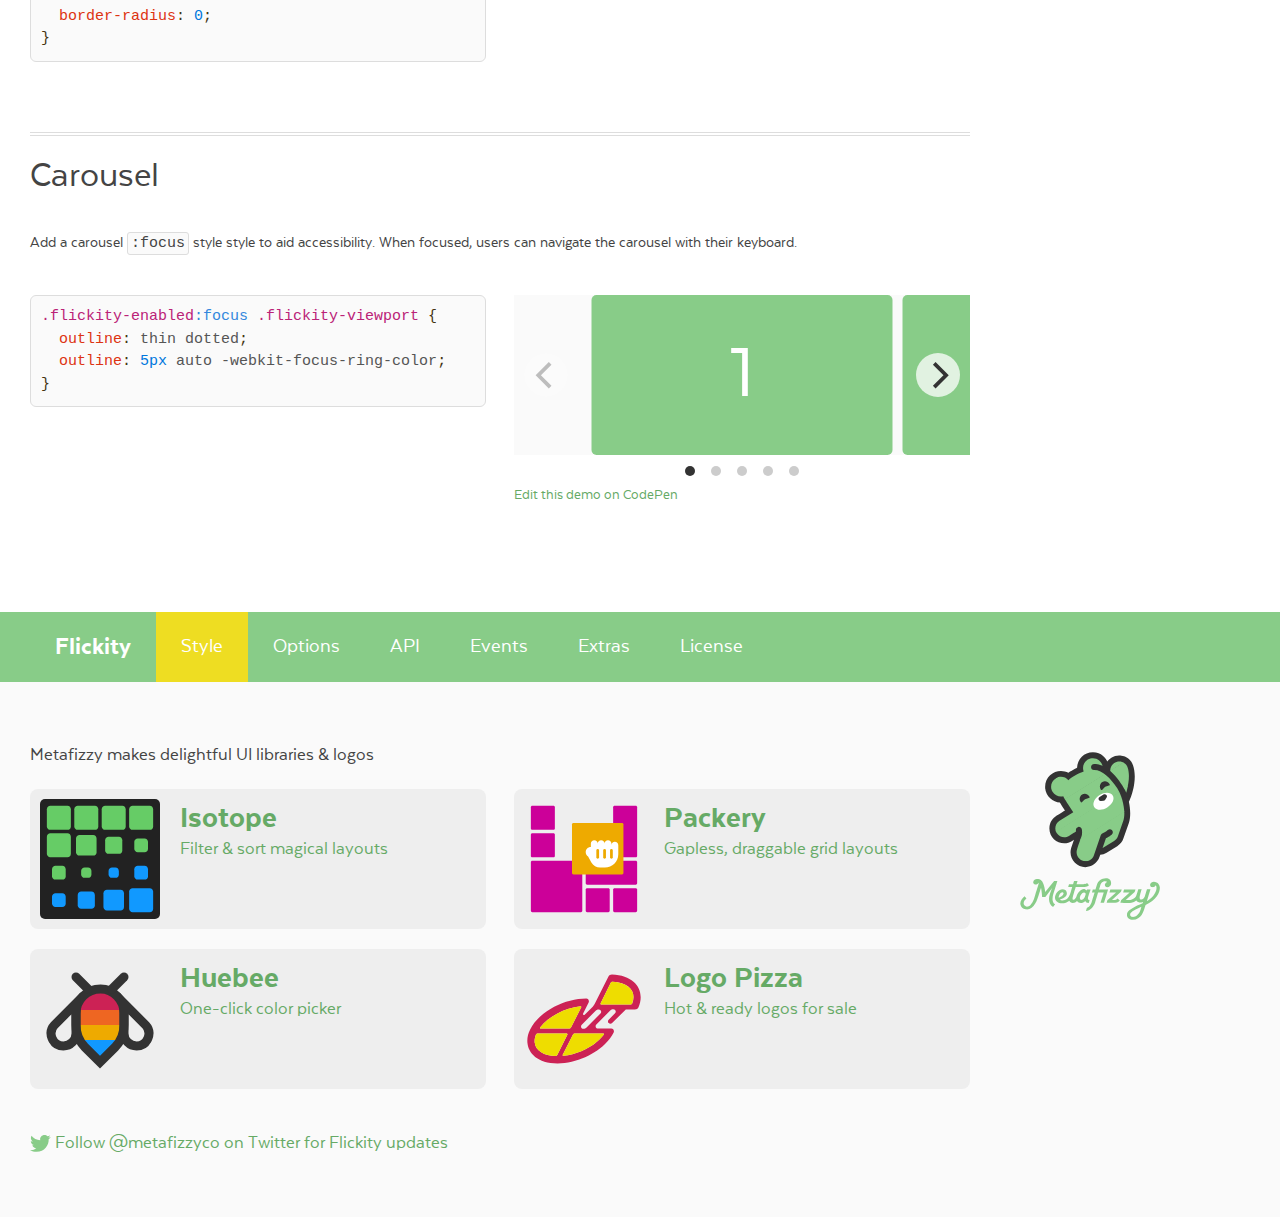
<file: jqueryplugins/plugins/flickity/flickity-docs/style.html>
<!doctype html>
<html lang="en" class="export">
<head>
  <meta charset="utf-8">
  <meta name="description" content="Touch, responsive, flickable carousels">
  <meta name="viewport" content="width=device-width">

  <title>Flickity &#xB7; Style</title>

    <link rel="stylesheet" href="css/flickity-docs.css" media="screen">

</head>
<body class="page--style">

<nav class="site-nav">
  <div class="container">
    <ul class="site-nav__list">
      <li class="site-nav__item site-nav__item--homepage"><a href=".">Flickity</a></li>
      <li class="site-nav__item site-nav__item--style"><a href="style.html">Style</a></li>
      <li class="site-nav__item site-nav__item--options"><a href="options.html">Options</a></li>
      <li class="site-nav__item site-nav__item--api"><a href="api.html">API</a></li>
      <li class="site-nav__item site-nav__item--events"><a href="events.html">Events</a></li>
      <li class="site-nav__item site-nav__item--extras"><a href="extras.html">Extras</a></li>
      <li class="site-nav__item site-nav__item--license"><a href="license.html">License</a></li>
    </ul>
  </div>
</nav>


<div class="main">
  <div class="container">
      <h1 class="page-title">Style</h1>


    <ul class="page-nav" data-js="page-nav">
<li class="page-nav__item page-nav__item--h2"><a href="#cell-style">Cell style</a></li>
<li class="page-nav__item page-nav__item--h3"><a href="#cell-sizing">Cell sizing</a></li>
<li class="page-nav__item page-nav__item--h3"><a href="#selected-cell">Selected cell</a></li>
<li class="page-nav__item page-nav__item--h2"><a href="#previous-next-buttons">Previous &amp; next buttons</a></li>
<li class="page-nav__item page-nav__item--h2"><a href="#page-dots">Page dots</a></li>
<li class="page-nav__item page-nav__item--h2"><a href="#carousel">Carousel</a></li>
</ul>


<h2 id="cell-style">Cell style</h2>

<h3 id="cell-sizing">Cell sizing</h3>

<p>All sizing and styling of the cells are handled by your own CSS. The height of the carousel is set to the maximum height of the cells.</p>

<div class="example duo">
  <div class="example__code duo__cell">
<pre><code class="css"><span class="class">.carousel-cell</span> <span class="rules">{
  <span class="rule"><span class="attribute">width</span>:<span class="value"> <span class="number">100%</span></span></span>; <span class="comment">/* full width */</span>
  <span class="rule"><span class="attribute">height</span>:<span class="value"> <span class="number">160px</span></span></span>; <span class="comment">/* height of carousel */</span>
  <span class="rule"><span class="attribute">margin-right</span>:<span class="value"> <span class="number">10px</span></span></span>;
}</span>
</code></pre>
  </div>
  <div class="example__demo duo__cell">
    <div class="carousel carousel--full-width" data-flickity="">
      <div class="carousel-cell"></div>
      <div class="carousel-cell"></div>
      <div class="carousel-cell"></div>
      <div class="carousel-cell"></div>
      <div class="carousel-cell"></div>
    </div>
    <p class="edit-demo">
        <a href="http://codepen.io/desandro/pen/dPdyJK">Edit this demo on CodePen</a>
    </p>
  </div>
</div>

<div class="example duo">
  <div class="example__code duo__cell">
<pre><code class="css"><span class="class">.carousel-cell</span> <span class="rules">{
  <span class="rule"><span class="attribute">width</span>:<span class="value"> <span class="number">50%</span></span></span>; <span class="comment">/* half-width */</span>
  <span class="rule"><span class="attribute">height</span>:<span class="value"> <span class="number">160px</span></span></span>;
  <span class="rule"><span class="attribute">margin-right</span>:<span class="value"> <span class="number">10px</span></span></span>;
}</span>
</code></pre>
  </div>
  <div class="example__demo duo__cell">
    <div class="carousel carousel--half-width" data-flickity="">
      <div class="carousel-cell"></div>
      <div class="carousel-cell"></div>
      <div class="carousel-cell"></div>
      <div class="carousel-cell"></div>
      <div class="carousel-cell"></div>
    </div>
    <p class="edit-demo">
        <a href="http://codepen.io/desandro/pen/gbvOvy">Edit this demo on CodePen</a>
    </p>
  </div>
</div>

<p>Cells can be different sizes. You can use any unit you like: percent, pixels, etc.</p>

<div class="example duo">
  <div class="example__code duo__cell">
<pre><code class="css"><span class="class">.carousel-cell</span> <span class="rules">{
  <span class="rule"><span class="attribute">width</span>:<span class="value"> <span class="number">33%</span></span></span>;
  <span class="rule"><span class="attribute">height</span>:<span class="value"> <span class="number">160px</span></span></span>;
  <span class="rule"><span class="attribute">margin-right</span>:<span class="value"> <span class="number">10px</span></span></span>;
}</span>
<span class="class">.carousel-cell</span><span class="class">.size-180</span> <span class="rules">{ <span class="rule"><span class="attribute">width</span>:<span class="value"> <span class="number">180px</span></span></span>; }</span>
<span class="class">.carousel-cell</span><span class="class">.size-large</span> <span class="rules">{ <span class="rule"><span class="attribute">width</span>:<span class="value"> <span class="number">75%</span></span></span>; }</span>
</code></pre>
  </div>
  <div class="example__demo duo__cell">
    <div class="carousel carousel--various-widths" data-flickity="">
      <div class="carousel-cell"></div>
      <div class="carousel-cell size-180"></div>
      <div class="carousel-cell size-large"></div>
      <div class="carousel-cell"></div>
      <div class="carousel-cell size-large"></div>
    </div>
    <p class="edit-demo">
        <a href="http://codepen.io/desandro/pen/raJNdm">Edit this demo on CodePen</a>
    </p>
  </div>
</div>

<p>You can use media queries to show different number of cells for different breakpoints.</p>

<div class="example">
  <div class="example__code">
<pre><code class="css"><span class="comment">/* default full-width cells */</span>
<span class="class">.carousel-cell</span> <span class="rules">{
  <span class="rule"><span class="attribute">width</span>:<span class="value"> <span class="number">100%</span></span></span>;
  <span class="rule"><span class="attribute">height</span>:<span class="value"> <span class="number">160px</span></span></span>;
  <span class="rule"><span class="attribute">margin-right</span>:<span class="value"> <span class="number">10px</span></span></span>;
}</span>

<span class="at_rule">@<span class="keyword">media</span> screen and ( min-width: <span class="number">768px</span> ) </span>{
  <span class="comment">/* half-width cells for larger devices */</span>
  <span class="class">.carousel-cell</span> <span class="rules">{ <span class="rule"><span class="attribute">width</span>:<span class="value"> <span class="number">50%</span></span></span>; }</span>
}
</code></pre>
  </div>
  <div class="example__demo">
    <div class="carousel carousel--media-queried" data-flickity="">
      <div class="carousel-cell"></div>
      <div class="carousel-cell"></div>
      <div class="carousel-cell"></div>
      <div class="carousel-cell"></div>
      <div class="carousel-cell"></div>
    </div>
    <p class="edit-demo">
        <a href="http://codepen.io/desandro/pen/azqbGV">Edit this demo on CodePen</a>
    </p>
  </div>
</div>

<h3 id="selected-cell">Selected cell</h3>

<p>Flickity adds <code>is-selected</code> class to the selected cell.</p>

<div class="example duo">
  <div class="example__code duo__cell">
<pre><code class="css"><span class="class">.carousel-cell</span><span class="class">.is-selected</span> <span class="rules">{
  <span class="rule"><span class="attribute">background</span>:<span class="value"> <span class="hexcolor">#ED2</span></span></span>;
}</span>
</code></pre>
  </div>
  <div class="example__demo duo__cell">
    <div class="carousel carousel--selected-cell carousel--show-several" data-flickity="">
      <div class="carousel-cell"></div>
      <div class="carousel-cell"></div>
      <div class="carousel-cell"></div>
      <div class="carousel-cell"></div>
      <div class="carousel-cell"></div>
      <div class="carousel-cell"></div>
      <div class="carousel-cell"></div>
    </div>
    <p class="edit-demo">
        <a href="http://codepen.io/desandro/pen/YPezvR">Edit this demo on CodePen</a>
    </p>
  </div>
</div>


<h2 id="previous-next-buttons">Previous &amp; next buttons</h2>

<p>Style and position previous &amp; next buttons with CSS.</p>

<div class="example duo">
  <div class="example__code duo__cell">
<pre><code class="css"><span class="comment">/* big buttons, no circle */</span>
<span class="class">.flickity-prev-next-button</span> <span class="rules">{
  <span class="rule"><span class="attribute">width</span>:<span class="value"> <span class="number">100px</span></span></span>;
  <span class="rule"><span class="attribute">height</span>:<span class="value"> <span class="number">100px</span></span></span>;
  <span class="rule"><span class="attribute">background</span>:<span class="value"> transparent</span></span>;
}</span>
<span class="class">.flickity-prev-next-button</span><span class="pseudo">:hover</span> <span class="rules">{
  <span class="rule"><span class="attribute">background</span>:<span class="value"> transparent</span></span>;
}</span>
<span class="comment">/* arrow color */</span>
<span class="class">.flickity-prev-next-button</span> <span class="class">.arrow</span> <span class="rules">{
  <span class="rule"><span class="attribute">fill</span>:<span class="value"> white</span></span>;
}</span>
<span class="class">.flickity-prev-next-button</span><span class="class">.no-svg</span> <span class="rules">{
  <span class="rule"><span class="attribute">color</span>:<span class="value"> white</span></span>;
}</span>
<span class="comment">/* hide disabled button */</span>
<span class="class">.flickity-prev-next-button</span><span class="pseudo">:disabled</span> <span class="rules">{
  <span class="rule"><span class="attribute">display</span>:<span class="value"> none</span></span>;
}</span>
</code></pre>
  </div>
  <div class="example__demo duo__cell">
    <div class="carousel carousel--full-width carousel--prev-next-big-arrow" data-flickity="">
      <div class="carousel-cell"></div>
      <div class="carousel-cell"></div>
      <div class="carousel-cell"></div>
      <div class="carousel-cell"></div>
    </div>
    <p class="edit-demo">
        <a href="http://codepen.io/desandro/pen/EaQxpb">Edit this demo on CodePen</a>
    </p>
  </div>
</div>

<div class="example duo">
  <div class="example__code duo__cell">
<pre><code class="css"><span class="comment">/* smaller, dark, rounded square */</span>
<span class="class">.flickity-prev-next-button</span> <span class="rules">{
  <span class="rule"><span class="attribute">width</span>:<span class="value"> <span class="number">30px</span></span></span>;
  <span class="rule"><span class="attribute">height</span>:<span class="value"> <span class="number">30px</span></span></span>;
  <span class="rule"><span class="attribute">border-radius</span>:<span class="value"> <span class="number">5px</span></span></span>;
  <span class="rule"><span class="attribute">background</span>:<span class="value"> <span class="hexcolor">#333</span></span></span>;
}</span>
<span class="class">.flickity-prev-next-button</span><span class="pseudo">:hover</span> <span class="rules">{
  <span class="rule"><span class="attribute">background</span>:<span class="value"> <span class="hexcolor">#F90</span></span></span>;
}</span>
<span class="comment">/* arrow color */</span>
<span class="class">.flickity-prev-next-button</span> <span class="class">.arrow</span> <span class="rules">{
  <span class="rule"><span class="attribute">fill</span>:<span class="value"> white</span></span>;
}</span>
<span class="class">.flickity-prev-next-button</span><span class="class">.no-svg</span> <span class="rules">{
  <span class="rule"><span class="attribute">color</span>:<span class="value"> white</span></span>;
}</span>
<span class="comment">/* position outside */</span>
<span class="class">.flickity-prev-next-button</span><span class="class">.previous</span> <span class="rules">{
  <span class="rule"><span class="attribute">left</span>:<span class="value"> -<span class="number">40px</span></span></span>;
}</span>
<span class="class">.flickity-prev-next-button</span><span class="class">.next</span> <span class="rules">{
  <span class="rule"><span class="attribute">right</span>:<span class="value"> -<span class="number">40px</span></span></span>;
}</span>
</code></pre>
  </div>
  <div class="example__demo duo__cell">
    <div class="carousel carousel--full-width carousel--prev-next-small-outside" data-flickity="">
      <div class="carousel-cell"></div>
      <div class="carousel-cell"></div>
      <div class="carousel-cell"></div>
      <div class="carousel-cell"></div>
    </div>
    <p class="edit-demo">
        <a href="http://codepen.io/desandro/pen/zxRYMP">Edit this demo on CodePen</a>
    </p>
  </div>
</div>

<p>Previous &amp; next buttons have <code>:focus</code> style. Click on a carousel, then hit <kbd>TAB</kbd> to see it.</p>

<div class="example duo">
  <div class="example__code duo__cell">
<pre><code class="css"><span class="comment">/* already included in flickity.css */</span>
<span class="class">.flickity-prev-next-button</span><span class="pseudo">:focus</span> <span class="rules">{
  <span class="rule"><span class="attribute">outline</span>:<span class="value"> none</span></span>;
  <span class="rule"><span class="attribute">box-shadow</span>:<span class="value"> <span class="number">0</span> <span class="number">0</span> <span class="number">0</span> <span class="number">5px</span> <span class="hexcolor">#09F</span></span></span>;
}</span>
</code></pre>
  </div>
  <div class="example__demo duo__cell">
    <div class="carousel" data-flickity="">
      <div class="carousel-cell"></div>
      <div class="carousel-cell"></div>
      <div class="carousel-cell"></div>
      <div class="carousel-cell"></div>
      <div class="carousel-cell"></div>
    </div>
  </div>
</div>


<h2 id="page-dots">Page dots</h2>

<p>Style and position page dots with CSS.</p>

<div class="example duo">
  <div class="example__code duo__cell">
<pre><code class="css"><span class="comment">/* position dots in carousel */</span>
<span class="class">.flickity-page-dots</span> <span class="rules">{
  <span class="rule"><span class="attribute">bottom</span>:<span class="value"> <span class="number">0px</span></span></span>;
}</span>
<span class="comment">/* white circles */</span>
<span class="class">.flickity-page-dots</span> <span class="class">.dot</span> <span class="rules">{
  <span class="rule"><span class="attribute">width</span>:<span class="value"> <span class="number">12px</span></span></span>;
  <span class="rule"><span class="attribute">height</span>:<span class="value"> <span class="number">12px</span></span></span>;
  <span class="rule"><span class="attribute">opacity</span>:<span class="value"> <span class="number">1</span></span></span>;
  <span class="rule"><span class="attribute">background</span>:<span class="value"> transparent</span></span>;
  <span class="rule"><span class="attribute">border</span>:<span class="value"> <span class="number">2px</span> solid white</span></span>;
}</span>
<span class="comment">/* fill-in selected dot */</span>
<span class="class">.flickity-page-dots</span> <span class="class">.dot</span><span class="class">.is-selected</span> <span class="rules">{
  <span class="rule"><span class="attribute">background</span>:<span class="value"> white</span></span>;
}</span>
</code></pre>
  </div>
  <div class="example__demo duo__cell">
    <div class="carousel carousel--full-width carousel--o-dots" data-flickity="">
      <div class="carousel-cell"></div>
      <div class="carousel-cell"></div>
      <div class="carousel-cell"></div>
      <div class="carousel-cell"></div>
      <div class="carousel-cell"></div>
    </div>
    <p class="edit-demo">
        <a href="http://codepen.io/desandro/pen/EaQaYL">Edit this demo on CodePen</a>
    </p>
  </div>
</div>

<div class="example duo">
  <div class="example__code duo__cell">
<pre><code class="css"><span class="comment">/* position dots up a bit */</span>
<span class="class">.flickity-page-dots</span> <span class="rules">{
  <span class="rule"><span class="attribute">bottom</span>:<span class="value"> -<span class="number">22px</span></span></span>;
}</span>
<span class="comment">/* dots are lines */</span>
<span class="class">.flickity-page-dots</span> <span class="class">.dot</span> <span class="rules">{
  <span class="rule"><span class="attribute">height</span>:<span class="value"> <span class="number">4px</span></span></span>;
  <span class="rule"><span class="attribute">width</span>:<span class="value"> <span class="number">40px</span></span></span>;
  <span class="rule"><span class="attribute">margin</span>:<span class="value"> <span class="number">0</span></span></span>;
  <span class="rule"><span class="attribute">border-radius</span>:<span class="value"> <span class="number">0</span></span></span>;
}</span>
</code></pre>
  </div>
  <div class="example__demo duo__cell">
    <div class="carousel carousel--full-width carousel--line-dots" data-flickity="">
      <div class="carousel-cell"></div>
      <div class="carousel-cell"></div>
      <div class="carousel-cell"></div>
      <div class="carousel-cell"></div>
      <div class="carousel-cell"></div>
    </div>
    <p class="edit-demo">
        <a href="http://codepen.io/desandro/pen/ByYyao">Edit this demo on CodePen</a>
    </p>
  </div>
</div>


<h2 id="carousel">Carousel</h2>

<p>Add a carousel <code>:focus</code> style style to aid accessibility. When focused, users can navigate the carousel with their keyboard.</p>

<div class="example duo">
  <div class="example__code duo__cell">
<pre><code class="css"><span class="class">.flickity-enabled</span><span class="pseudo">:focus</span> <span class="class">.flickity-viewport</span> <span class="rules">{
  <span class="rule"><span class="attribute">outline</span>:<span class="value"> thin dotted</span></span>;
  <span class="rule"><span class="attribute">outline</span>:<span class="value"> <span class="number">5px</span> auto -webkit-focus-ring-color</span></span>;
}</span>
</code></pre>
  </div>
  <div class="example__demo duo__cell">
    <div class="carousel carousel--carousel-focus" data-flickity="">
      <div class="carousel-cell"></div>
      <div class="carousel-cell"></div>
      <div class="carousel-cell"></div>
      <div class="carousel-cell"></div>
      <div class="carousel-cell"></div>
    </div>
    <p class="edit-demo">
        <a href="http://codepen.io/desandro/pen/RNQOGm">Edit this demo on CodePen</a>
    </p>
  </div>
</div>

  </div>
</div>

<nav class="site-nav">
  <div class="container">
    <ul class="site-nav__list">
      <li class="site-nav__item site-nav__item--homepage"><a href=".">Flickity</a></li>
      <li class="site-nav__item site-nav__item--style"><a href="style.html">Style</a></li>
      <li class="site-nav__item site-nav__item--options"><a href="options.html">Options</a></li>
      <li class="site-nav__item site-nav__item--api"><a href="api.html">API</a></li>
      <li class="site-nav__item site-nav__item--events"><a href="events.html">Events</a></li>
      <li class="site-nav__item site-nav__item--extras"><a href="extras.html">Extras</a></li>
      <li class="site-nav__item site-nav__item--license"><a href="license.html">License</a></li>
    </ul>
  </div>
</nav>

<footer class="site-footer">

  <div class="container">

    <p class="site-footer__copy">Metafizzy makes delightful UI libraries &amp; logos</p>

    <div class="showcase">
    
      <ul class="showcase-item-list">
          <li class="showcase-item">
            <a class="showcase-item__link" href="http://isotope.metafizzy.co">
              <div class="showcase-item__image">
                  <svg class="isotope-illo" xmlns="http://www.w3.org/2000/svg" viewbox="0 0 350 350" width="100" height="100">
                    <path class="isotope-illo__color1" fill="#6C6" d="M80 170H30c-6 0-10-5-10-10v-50c0-6 5-10 10-10h50c6 0 10 5 10 10v50C90 166 86 170 80 170z"/>
                    <path class="isotope-illo__color1" fill="#6C6" d="M80 90H30c-6 0-10-5-10-10V30c0-6 5-10 10-10h50c6 0 10 5 10 10v50C90 86 86 90 80 90z"/>
                    <path class="isotope-illo__color1" fill="#6C6" d="M160 90h-50c-6 0-10-5-10-10V30c0-6 5-10 10-10h50c6 0 10 5 10 10v50C170 86 166 90 160 90z"/>
                    <path class="isotope-illo__color1" fill="#6C6" d="M240 90h-50c-6 0-10-5-10-10V30c0-6 5-10 10-10h50c6 0 10 5 10 10v50C250 86 246 90 240 90z"/>
                    <path class="isotope-illo__color1" fill="#6C6" d="M320 90h-50c-6 0-10-5-10-10V30c0-6 5-10 10-10h50c6 0 10 5 10 10v50C330 86 326 90 320 90z"/>
                    <path class="isotope-illo__color1" fill="#6C6" d="M155 165h-40c-6 0-10-5-10-10v-40c0-6 5-10 10-10h40c6 0 10 5 10 10v40 C165 161 161 165 155 165z"/>
                    <path class="isotope-illo__color1" fill="#6C6" d="M230 160h-30c-6 0-10-5-10-10v-30c0-6 5-10 10-10h30c6 0 10 5 10 10v30 C240 156 236 160 230 160z"/>
                    <path class="isotope-illo__color1" fill="#6C6" d="M305 155h-20c-6 0-10-5-10-10v-20c0-6 5-10 10-10h20c6 0 10 5 10 10v20 C315 151 311 155 305 155z"/>
                    <path class="isotope-illo__color1" fill="#6C6" d="M65 235H45c-6 0-10-5-10-10v-20c0-6 5-10 10-10h20c6 0 10 5 10 10v20C75 231 71 235 65 235z"/>
                    <path class="isotope-illo__color1" fill="#6C6" d="M140 230h-10c-6 0-10-5-10-10v-10c0-6 5-10 10-10h10c6 0 10 5 10 10v10 C150 226 146 230 140 230z"/>
                    <path class="isotope-illo__color2" fill="#19F" d="M305 235h-20c-6 0-10-5-10-10v-20c0-6 5-10 10-10h20c6 0 10 5 10 10v20 C315 231 311 235 305 235z"/>
                    <path class="isotope-illo__color2" fill="#19F" d="M65 315H45c-6 0-10-5-10-10v-20c0-6 5-10 10-10h20c6 0 10 5 10 10v20C75 311 71 315 65 315z"/>
                    <path class="isotope-illo__color2" fill="#19F" d="M150 320h-30c-6 0-10-5-10-10v-30c0-6 5-10 10-10h30c6 0 10 5 10 10v30 C160 316 156 320 150 320z"/>
                    <path class="isotope-illo__color2" fill="#19F" d="M220 230h-10c-6 0-10-5-10-10v-10c0-6 5-10 10-10h10c6 0 10 5 10 10v10 C230 226 226 230 220 230z"/>
                    <path class="isotope-illo__color2" fill="#19F" d="M235 325h-40c-6 0-10-5-10-10v-40c0-6 5-10 10-10h40c6 0 10 5 10 10v40 C245 321 241 325 235 325z"/>
                    <path class="isotope-illo__color2" fill="#19F" d="M320 330h-50c-6 0-10-5-10-10v-50c0-6 5-10 10-10h50c6 0 10 5 10 10v50 C330 326 326 330 320 330z"/>
                  </svg>
              </div>
              <div class="showcase-item__text">
                <h3 class="showcase-item__title">Isotope</h3>
                <p class="showcase-item__description">Filter &amp; sort magical layouts</p>
              </div>
            </a>
          </li>
    
    
          <li class="showcase-item">
            <a class="showcase-item__link" href="http://packery.metafizzy.co">
              <div class="showcase-item__image">
                  <svg class="packery-illo" xmlns="http://www.w3.org/2000/svg" viewbox="0 0 700 700" width="100" height="100">
                    <path class="packery-illo__item" fill="#C09" d="M172 180H48c-4 0-8-4-8-8V48c0-4 4-8 8-8h124c4 0 8 4 8 8v124C180 176 176 180 172 180z"/>
                    <path class="packery-illo__item" fill="#C09" d="M172 340H48c-4 0-8-4-8-8V208c0-4 4-8 8-8h124c4 0 8 4 8 8v124C180 336 176 340 172 340z"/>
                    <path class="packery-illo__item" fill="#C09" d="M492 660H368c-4 0-8-4-8-8V528c0-4 4-8 8-8h124c4 0 8 4 8 8v124C500 656 496 660 492 660z"/>
                    <path class="packery-illo__item" fill="#C09" d="M652 660H528c-4 0-8-4-8-8V528c0-4 4-8 8-8h124c4 0 8 4 8 8v124C660 656 656 660 652 660z"/>
                    <path class="packery-illo__item" fill="#C09" d="M652 500H368c-4 0-8-4-8-8V368c0-4 4-8 8-8h284c4 0 8 4 8 8v124C660 496 656 500 652 500z"/>
                    <path class="packery-illo__item" fill="#C09" d="M332 660H48c-4 0-8-4-8-8V368c0-4 4-8 8-8h284c4 0 8 4 8 8v284C340 656 336 660 332 660z"/>
                    <path class="packery-illo__item" fill="#C09" d="M652 340H528c-4 0-8-4-8-8V48c0-4 4-8 8-8h124c4 0 8 4 8 8v284C660 336 656 340 652 340z"/>
                    <path class="packery-illo__draggie" fill="#EA0" d="M572 440H288c-4 0-8-4-8-8V148c0-4 4-8 8-8h284c4 0 8 4 8 8v284C580 436 576 440 572 440z"/>
                    <g>
                      <path class="packery-illo__hand" fill="white" d="M530 250c-11 0-20 9-20 20v-10c0-11-9-20-20-20s-20 9-20 20c0-11-9-20-20-20s-20 9-20 20c0-11-9-20-20-20
                        s-20 9-20 20v20c-17 0-30 13-30 30c0 11 6 20 14 25l19 35c10 18 30 30 51 30h28
                        c43 0 78-35 78-78V270C550 259 541 250 530 250z"/>
                      <line class="packery-illo__hand-line" stroke="#EA0" fill="none" stroke-width="16" stroke-linecap="round" x1="430" y1="300" x2="430" y2="340"/>
                      <line class="packery-illo__hand-line" stroke="#EA0" fill="none" stroke-width="16" stroke-linecap="round" x1="470" y1="300" x2="470" y2="340"/>
                      <line class="packery-illo__hand-line" stroke="#EA0" fill="none" stroke-width="16" stroke-linecap="round" x1="510" y1="300" x2="510" y2="340"/>
                    </g>
                  </svg>
              </div>
              <div class="showcase-item__text">
                <h3 class="showcase-item__title">Packery</h3>
                <p class="showcase-item__description">Gapless, draggable grid layouts</p>
              </div>
            </a>
          </li>
    
          <li class="showcase-item">
            <a class="showcase-item__link" href="http://huebee.buzz">
              <div class="showcase-item__image">
                  <svg class="huebee-illo" xmlns="http://www.w3.org/2000/svg" viewbox="0 0 200 200" width="100" height="100">
                    <polygon class="huebee-illo__stripe4" fill="#19F" points="100,170 65,135 135,135 "/>
                    <rect class="huebee-illo__stripe3" fill="#EA0" x="65" y="110" width="70" height="25"/>
                    <rect class="huebee-illo__stripe2" fill="#E62" x="65" y="85" width="70" height="25"/>
                    <polygon class="huebee-illo__stripe1" fill="#C25" points="135,85 65,85 65,70 80,55 120,55 135,70 "/>
                    <path class="huebee-illo__line" stroke="#333" fill="none" stroke-width="15" d="M140 90c0-22-18-40-39-40C78 50 60 68 60 91V110c0 14 5 27 15 37
                      l25 25l25-25c10-10 15-23 15-37V90z"/>
                    <path class="huebee-illo__line" stroke="#333" fill="none" stroke-width="15" d="M60 74v50c0 11-9 21-21 21h0c-18 0-27-22-15-35L60 74z"/>
                    <path class="huebee-illo__line" stroke="#333" fill="none" stroke-width="15" d="M140 74v50c0 11 9 21 21 21h0c18 0 27-22 15-35L140 74z"/>
                    <line class="huebee-illo__line huebee-illo__antenna" stroke="#333" fill="none" stroke-width="15" stroke-linecap="round" x1="60" y1="30" x2="80" y2="50"/>
                    <line class="huebee-illo__line huebee-illo__antenna" stroke="#333" fill="none" stroke-width="15" stroke-linecap="round" x1="140" y1="30" x2="120" y2="50"/>
                  </svg>
              </div>
              <div class="showcase-item__text">
                <h3 class="showcase-item__title">Huebee</h3>
                <p class="showcase-item__description">One-click color picker</p>
              </div>
            </a>
          </li>
    
          <li class="showcase-item">
            <a class="showcase-item__link" href="http://logo.pizza">
              <div class="showcase-item__image">
                  <svg class="logo-pizza-illo" xmlns="http://www.w3.org/2000/svg" viewbox="0 0 700 700" width="100" height="100">
                    <path class="logo-pizza-illo__outline" fill="#C25" d="M513 91c-9-0-17 5-21 12l-80 160c-3 5-6 10-11 15l-47 47
                      c-5 5-12-1-9-7l32-64c5-11-2-23-14-23h-0c-121 0-268 70-327 180
                      C-9 497 35 609 196 609c138 0 279-85 327-180v0c5-11-2-23-14-23h-77c-13 0-19-15-10-24
                      l81-81c5-5 11-8 18-8l0 0c13 0 19 15 10 24L494 354c-6 6-6 14 0 20c3 3 6 4 10 4
                      c4 0 7-1 10-4l80-80h53c9 0 17-5 21-13C707 190 656 97 513 91z M334 281l-59 117
                      c-2 5-7 8-13 8H97c-4 0-6-4-3-7c49-64 143-114 236-124C333 275 335 278 334 281z
                       M70 441c2-4 6-7 10-7h168c4 0 7 4 5 8l-59 118c-2 4-6 6-11 6
                      C106 565 38 521 70 441z M466 441c-49 64-143 114-236 124c-3 0-6-3-4-6l59-117
                      c2-5 7-8 13-8h166C466 434 468 438 466 441z M446 318l-81 81c-5 5-11 8-18 8l0 0
                      c-13 0-19-15-10-24l81-81c5-5 11-8 18-8l0 0C449 294 455 309 446 318z M447 258L506 139
                      c2-4 6-7 11-6c101 7 140 60 114 126c-2 4-6 7-10 7H452C448 266 445 262 447 258z"/>
                    <path class="logo-pizza-illo__slice" fill="#ED0" d="M334 281l-59 117c-2 5-7 8-13 8H97c-4 0-6-4-3-7
                      c49-64 143-114 236-124C333 275 335 278 334 281z"/>
                    <path class="logo-pizza-illo__slice" fill="#ED0" d="M70 441c2-4 6-7 10-7h168c4 0 7 4 5 8l-59 118c-2 4-6 6-11 6
                      C106 565 38 521 70 441z"/>
                    <path class="logo-pizza-illo__slice" fill="#ED0" d="M466 441c-49 64-143 114-236 124c-3 0-6-3-4-6l59-117
                      c2-5 7-8 13-8h166C466 434 468 438 466 441z"/>
                    <path class="logo-pizza-illo__slice" fill="#ED0" d="M447 258L506 139c2-4 6-7 11-6c101 7 140 60 114 126c-2 4-6 7-10 7H452
                      C448 266 445 262 447 258z"/>
                  </svg>
              </div>
              <div class="showcase-item__text">
                <h3 class="showcase-item__title">Logo Pizza</h3>
                <p class="showcase-item__description">Hot &amp; ready logos for sale</p>
              </div>
            </a>
          </li>
    
      </ul> 
    
    </div>

    <p class="site-footer__copy">
      <a href="https://twitter.com/metafizzyco">
        <svg class="twitter-logo" xmlns="http://www.w3.org/2000/svg" viewbox="0 0 512 512" width="30" height="30">
          <path d="M512 97c-19 8-39 14-60 16 22-13 38-34 46-58-20 12-43 21-67 25-19-19-46-32-77-32-58 0-117 52-102 129-87-4-165-46-216-110-24 40-19 107 32 140-17 0-33-5-48-13v1c0 51 36 93 84 103-15 4-34 5-47 2 13 42 52 72 98 73-47 36-96 49-155 44 46 30 102 47 161 47 197 0 306-168 299-312 20-15 38-34 52-55z"/>
        </svg>
        Follow @metafizzyco on Twitter for Flickity updates
      </a>
    </p>

    <div class="metafizzy-brand">
      <a class="metafizzy-brand__link" href="http://metafizzy.co">
        <svg class="metafizzy-logo" xmlns="http://www.w3.org/2000/svg" viewbox="0 0 780 1000" width="78" height="100">
          <path class="metafizzy-logo__outline" fill="#333" d="M642 31c-49 0-85 29-102 51C528 55 490 2 415 2
            c-76 0-134 59-137 135c-18 7-62 34-75 43c-20-10-42-16-65-16h0c-68 0-137 53-137 139
            c0 78 67 133 128 135c11 19 26 42 44 69c1-1-74 46-74 46c-29 19-61 53-61 110
            c0 75 62 128 129 128c24 0 48-7 68-20l16-10l-23 66C199 917 267 998 350 998
            c54 0 104-35 122-87l7-20c19-2 37-8 55-18l92-57c25-16 45-39 54-68l46-131
            c19-54 14-125 1-185c8-16 51-112 51-220C779 58 695 31 642 31z"/>
          <clippath id="metafizzy-logo__body">
            <path d="M566 164c-2-34 19-67 54-78c41-13 84 9 97 50c21 67 7 146-13 218
              C688 310 631 222 566 164z M626 314C567 227 500 155 424 156c-14 0-25-13-25-27
              c1-14 13-25 27-25c42 1 71 15 73 16l0 0C489 70 426 33 371 66c-36 22-50 65-36 103
              c-37 11-108 52-132 75c-27-31-73-39-109-17c-41 25-53 78-29 118c20 32 58 47 93 39
              c15 30 44 74 87 138l-119 74c-36 23-48 71-25 107c25 39 74 45 107 25
              c23-14 61-38 61-38c-0-4-1-7-1-11c-2-14 7-27 21-30c14-2 27 7 30 21
              c5 29 1 52-3 62c0 0-22 61-38 111c-18 55 24 103 72 103c30 0 62-17 74-52l60-174
              c3-7 8-13 16-16c25-9 45-27 45-27c11-10 27-9 36 2c10 11 9 27-2 36
              c-1 1-22 20-51 33l-29 84l0 0c3-1 5-3 8-4l92-57c15-9 27-24 33-41l46-131
              C705 521 671 383 626 314z"/>
          </clippath>
          <g clip-path="url(#metafizzy-logo__body)">
            <polygon class="metafizzy-logo__stripe4" fill="#19F" points="1016 544 278 1018 174 837 911 373"/>
            <polygon class="metafizzy-logo__stripe3" fill="#EA0" points="822 435 174 843 85 695 822 232"/>
            <polygon class="metafizzy-logo__stripe2" fill="#E62" points="822 238 85 701 74 469 717 65"/>
            <polygon class="metafizzy-logo__stripe1" fill="#C25" points="717 70 -20 533 -20 299 612 -100"/>
          </g>
          <path class="metafizzy-logo__snout" fill="white" d="M474 373c-44 27-66 73-48 103c18 30 70 33 113 5
            c48-31 66-73 48-103C570 347 519 345 474 373z"/>
          <path class="metafizzy-logo__eyes-nose" fill="#333" d="M383 383c13 21-15 14-36 27s-28 41-40 20c-13-21-6-49 15-62
            C343 355 370 362 383 383z M497 260c-21 13-28 41-15 62c13 21 19-7 40-20s49-6 36-27
            S518 247 497 260z M467 416L467 416c4 6 11 10 18 9l22-2c6-1 12-4 15-9l12-19
            c4-6 4-14 0-20v0c-6-9-18-12-27-7l-34 21C464 395 461 407 467 416z"/>
        </svg>
        <svg class="metafizzy-wordmark" xmlns="http://www.w3.org/2000/svg" viewbox="0 0 1000 300" width="100" height="30">
          <path fill="#333" d="M491 121c3-9 13-39 13-39h-25c-1 2-2 5-3 8c-23-32-63 7-72 41
            c-4 10-12 25-23 25c-13 0 0-35 6-56c0 0 0-0 0-0c4-12 11-36 11-36s18 0 24 0
            c25 0 51 5 71-13l-14-15c-10 8-18 8-27 8c-13 0-48 0-48 0l7-23h-25l-7 23h-29l-6 21
            h29c0 0-4 14-6 19c-7 22-11 49-30 64c-14 10-38 17-53 7c19-8 51-21 51-45
            c0-13-8-29-28-29c-39 0-57 40-57 60c0 25 24 40 49 40c21 0 39-7 54-19c3 9 11 16 24 16
            c13 0 23-5 30-14c7 10 19 16 33 14c11-2 19-7 26-14c4 8 11 14 25 15l6-21
            C477 156 488 131 491 121z M277 132c3-10 13-33 29-29c5 1 6 7 4 12c-4 12-20 20-33 26
            C276 138 276 135 277 132z M443 156c-9 3-14-2-15-11c-3-19 25-60 42-33c0 0-2 8-4 14
            C463 138 454 152 443 156z M251 188l-15 19c-31-18-33-59-24-87c10-31 19-50 19-50
            l-50 65l-23-0c-1-18-4-50-8-65c0 0-9 30-14 45c-13 44-37 119-97 109
            c-18-3-33-16-36-34c-4-23 12-45 30-60l13 17c-14 11-29 33-13 50
            c13 14 31 6 42-5c23-22 29-56 38-86C121 82 135 35 135 35c0 0 0-0 0-0c-0-0-1-1-1-1
            C129 42 119 48 109 47c-11-1-17-11-14-21c3-10 14-18 25-18c15 0 23 1 34 12
            c14 13 23 50 26 80l64-79l23-0l-29 94C231 138 226 174 251 188z M649 48
            c-2 6-11 18-25 18c-14 0-20-11-17-21c3-8 9-14 17-16c-8-9-28-7-38 2
            c-9 8-12 20-15 31c-2 7-7 21-7 21h65l-29 94h-25l23-73h-40c0 0-14 48-22 72
            c-9 27-34 57-65 59L478 212c16-1 29-25 34-41c4-13 18-58 21-68c-6 0-13 0-19 0l6-21
            c5 0 12 0 19 0c4-12 7-24 11-36c8-25 33-45 63-45C642 1 656 22 649 48z M727 82
            h-82l-6 21h47l-62 56l-5 17c39 0 75 9 94-15l-16-14c-11 14-27 10-40 10L721 99L727 82z
             M999 70c0 38-27 89-102 123c-2 6-4 12-6 18c-7 24-23 88-86 88c-22 0-41-12-41-36
            c0-27 23-38 36-46c23-14 50-25 76-36c1-3 2-6 3-9c-4 2-9 3-13 3
            c-14 1-28-4-35-15c-11 8-23 14-35 17c-22 5-57-0-79-0l5-18l61-55h-46l6-21h82
            l-6 17l-64 58c11 0 22 0 33-1c14-1 31-10 41-26c3-5 16-50 16-50l24 0
            c0 0-6 22-11 38c-4 13-8 35 8 35c12 0 23-13 26-23c3-10 15-50 15-50l25 0l-26 85
            c72-42 76-101 64-115c-5 9-15 16-26 14c-11-1-17-11-14-21c3-10 14-18 25-18
            C988 26 999 53 999 70z M867 206c-5 2-10 5-15 7c-14 7-31 13-48 25
            c-10 7-23 19-15 32c6 11 24 9 34 5c13-6 26-19 32-32C860 232 864 219 867 206z"/>
        </svg>
      </a>
    </div>

  </div>

</footer>

  <script src="js/flickity-docs.min.js"></script>


</body>
</html>
</file>
